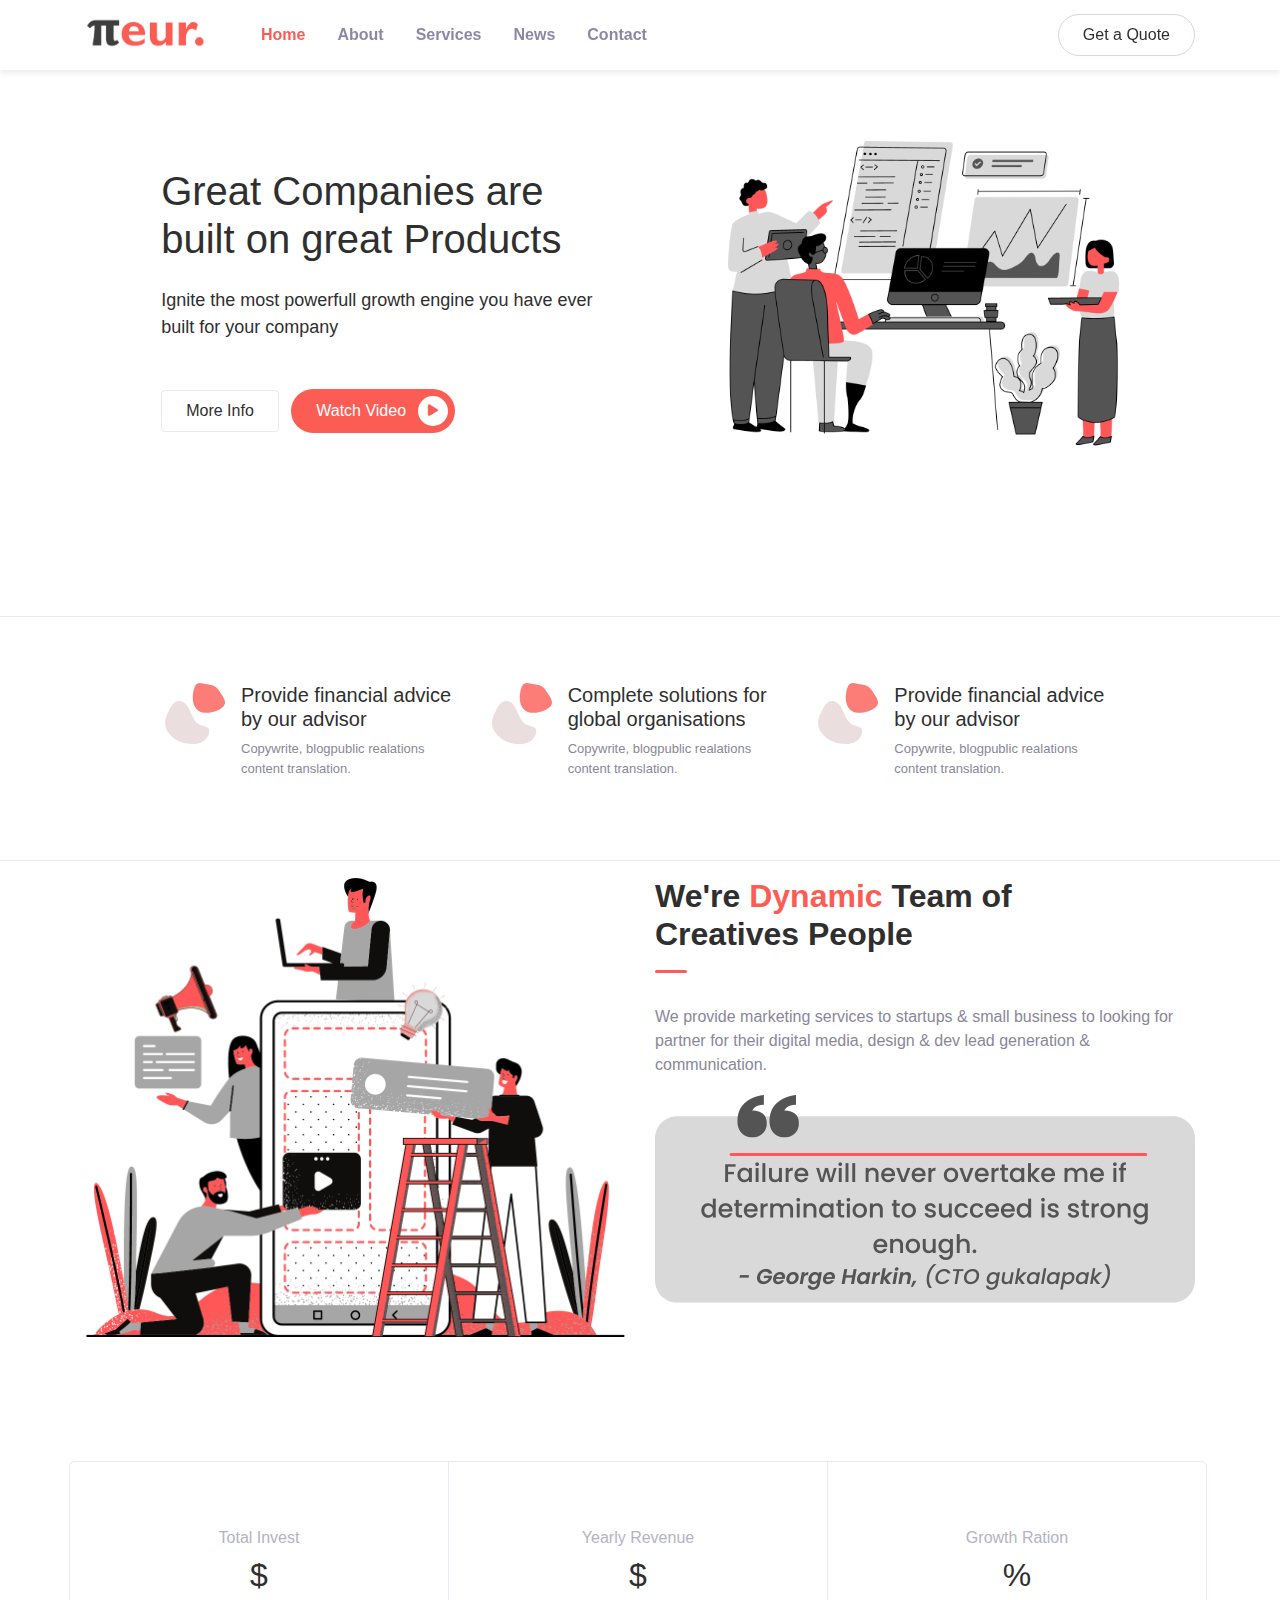
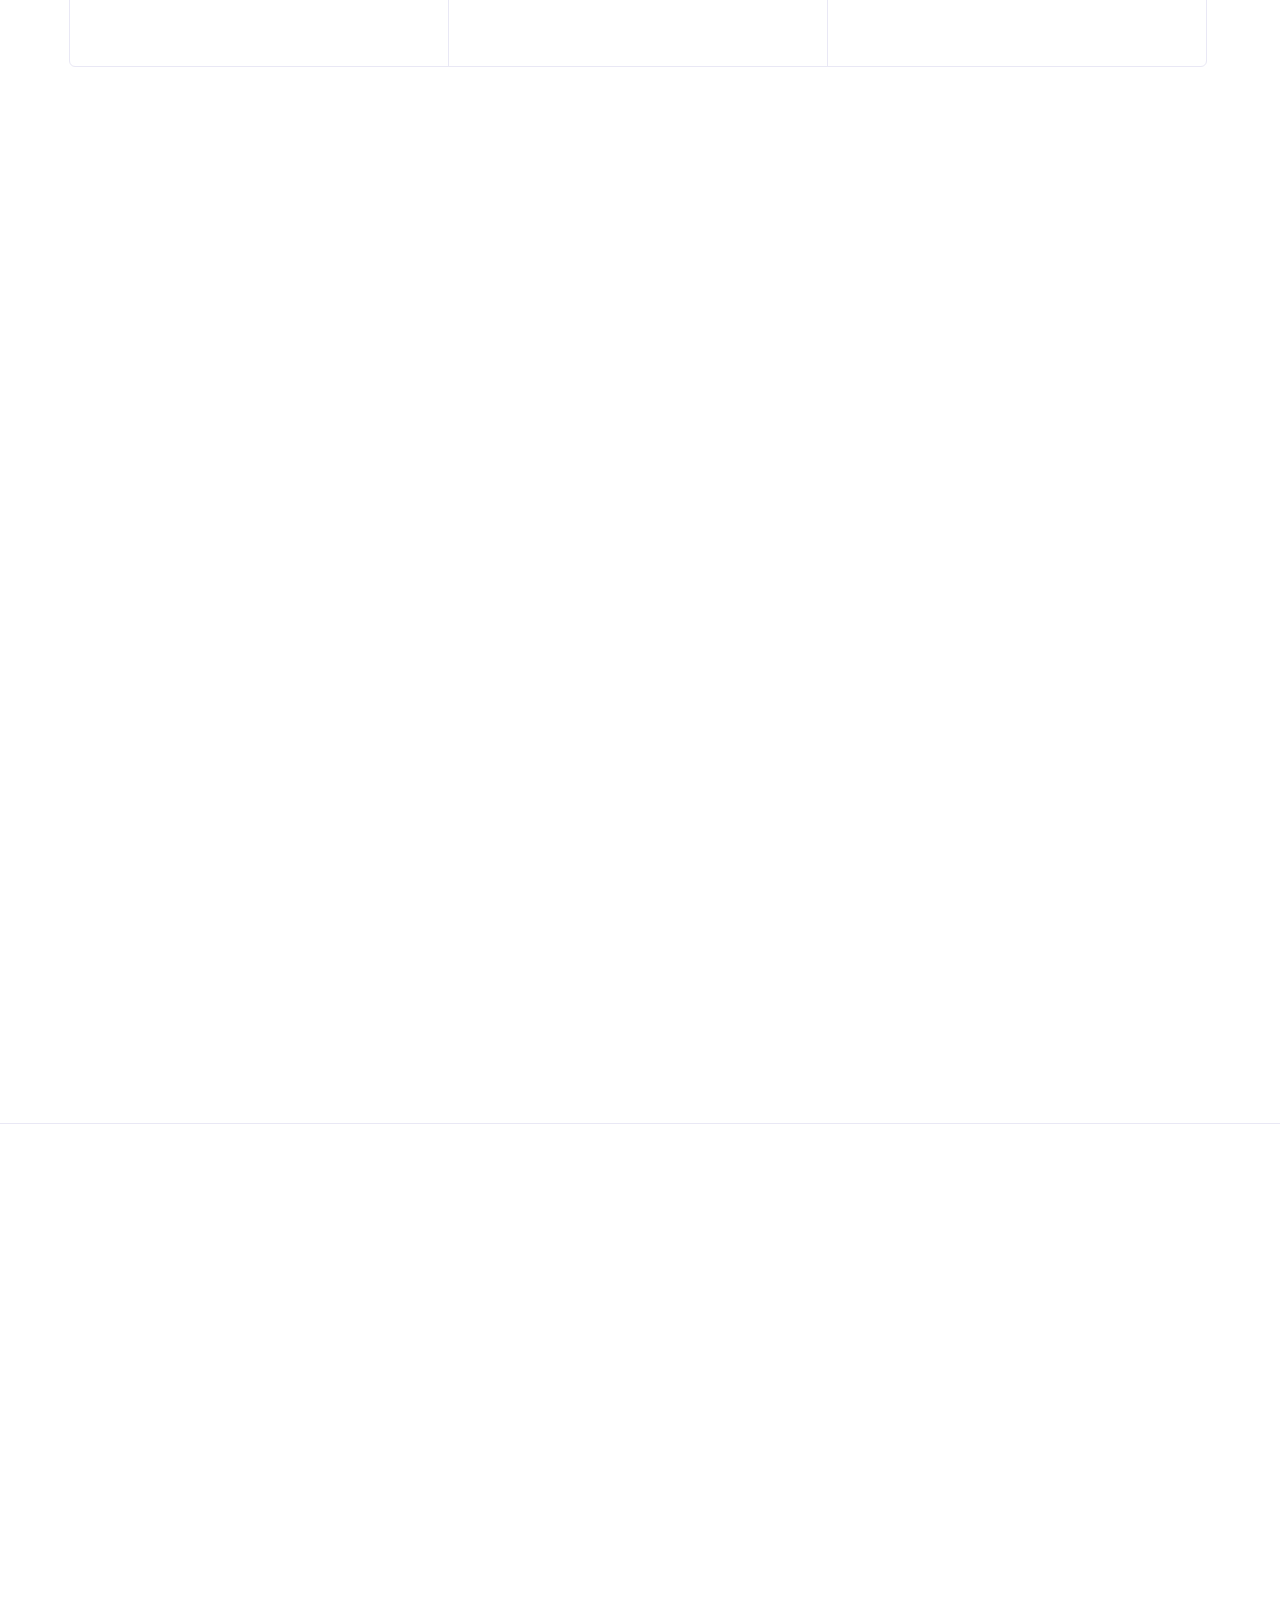
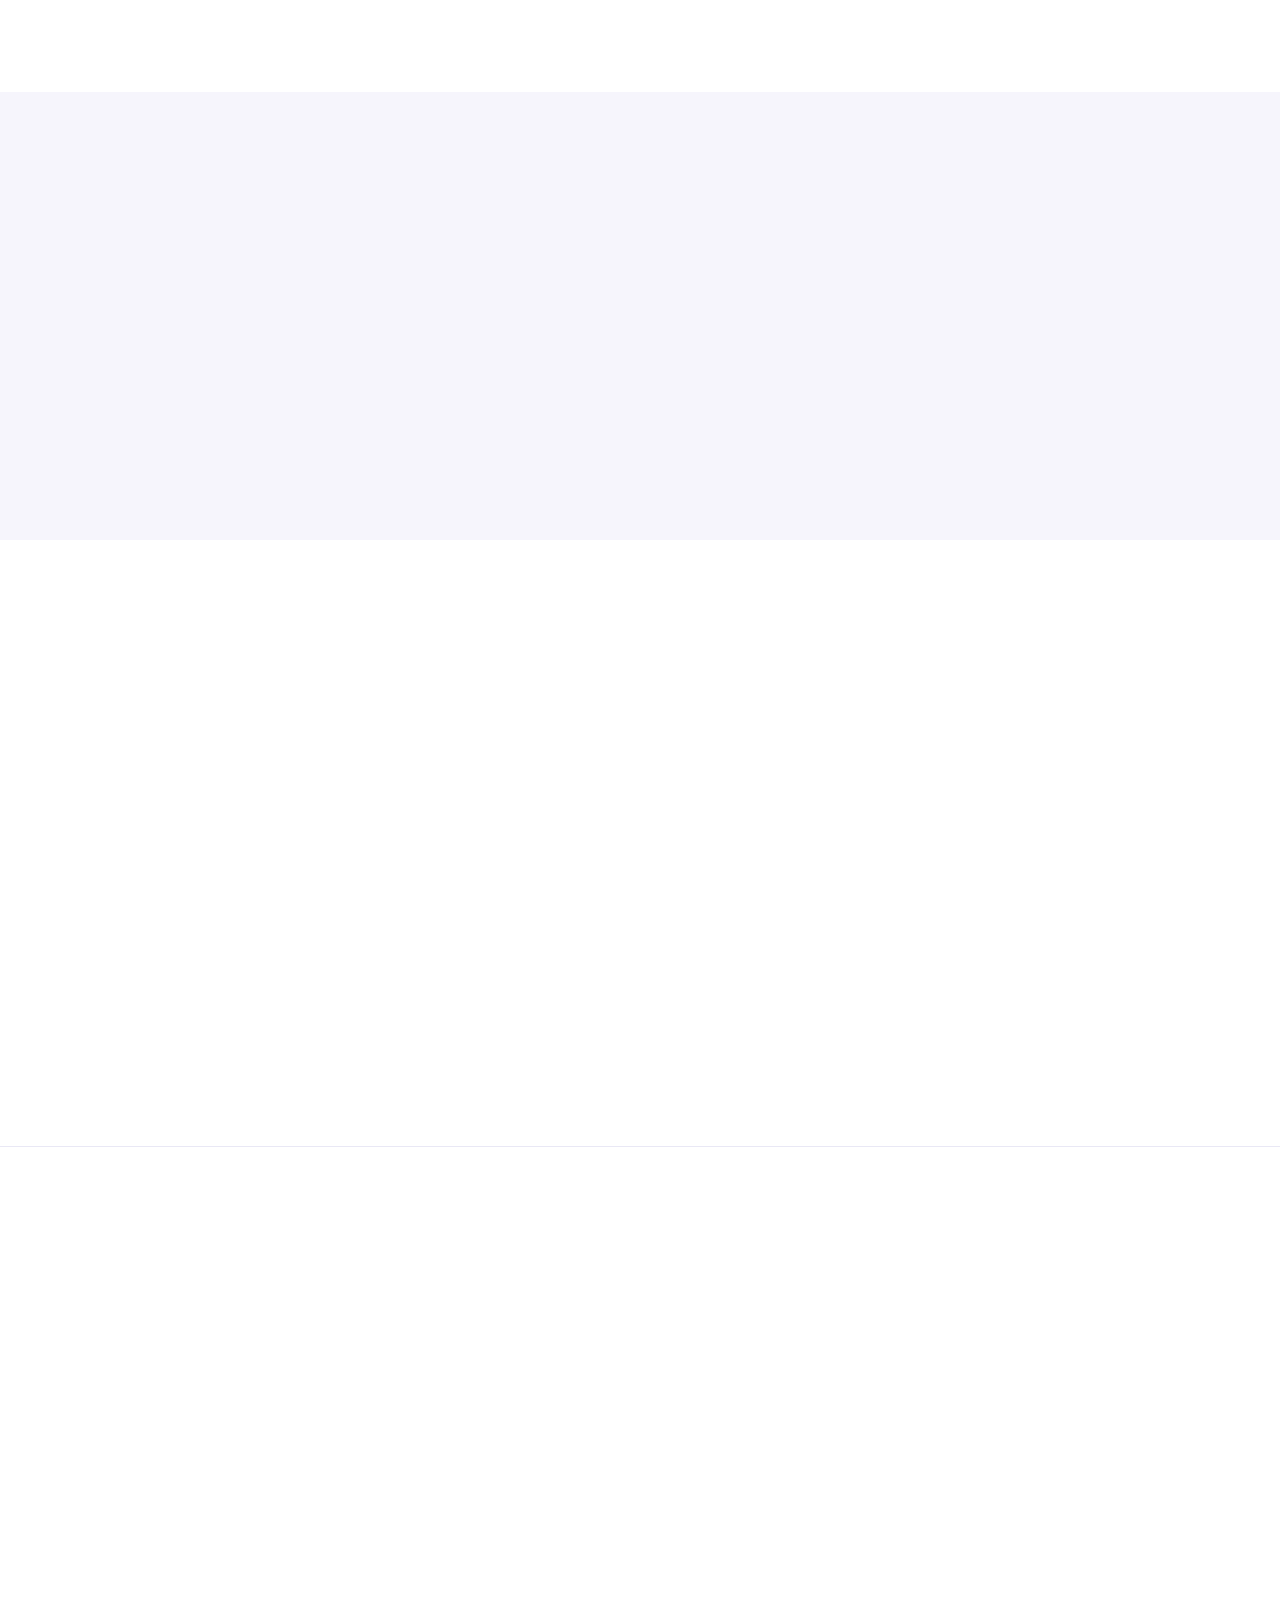
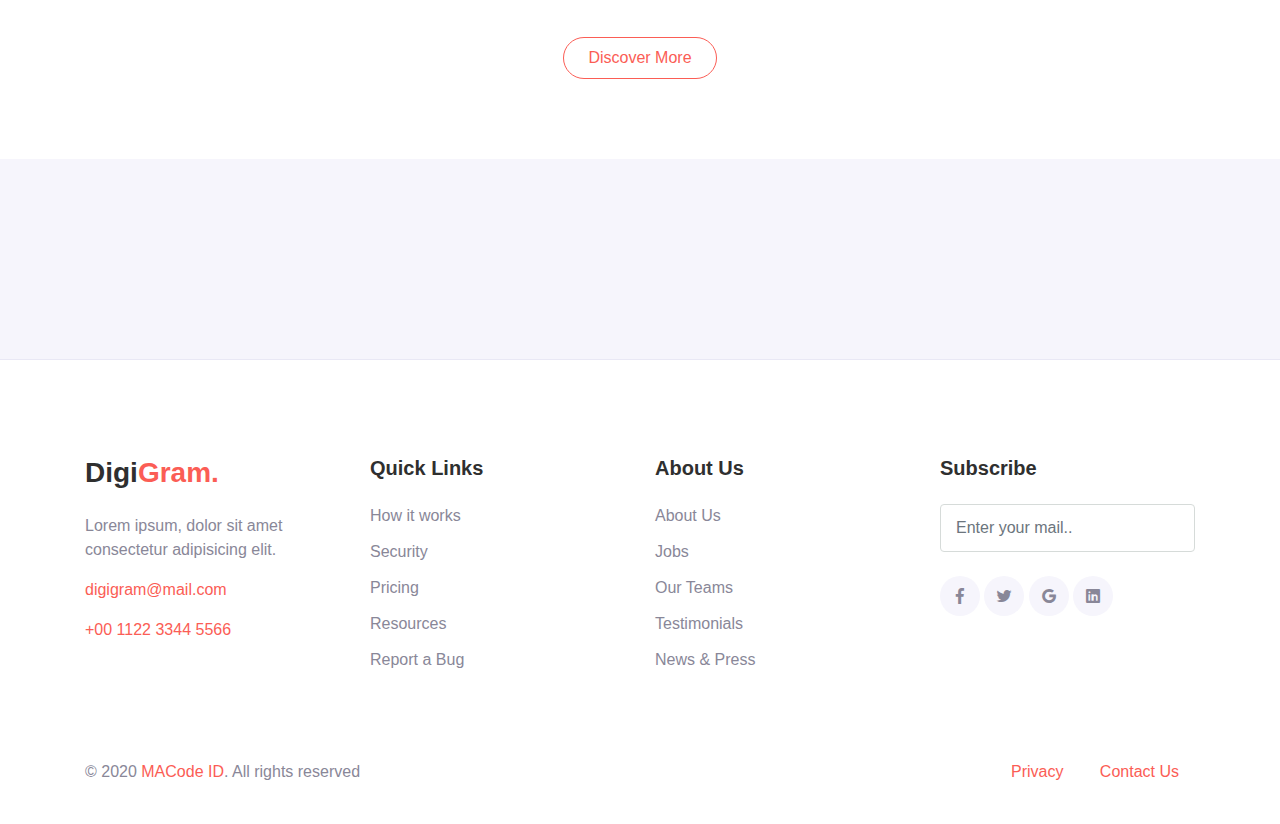
<file: index.html>
<!DOCTYPE html>
<html lang="en">
  <head>
    <meta charset="UTF-8" />
    <meta name="viewport" content="width=device-width, initial-scale=1.0" />

    <meta http-equiv="X-UA-Compatible" content="IE=edge" />

    <meta name="copyright" content="MACode ID, https://macodeid.com" />

    <title>Pineur</title>

    <link rel="stylesheet" href="assets/vendor/animate/animate.css" />

    <link rel="stylesheet" href="assets/css/bootstrap.css" />

    <link rel="stylesheet" href="assets/css/maicons.css" />

    <link
      rel="stylesheet"
      href="assets/vendor/owl-carousel/css/owl.carousel.css"
    />

    <link rel="stylesheet" href="assets/css/theme.css" />
    <link rel="stylesheet" href="assets/css/style.css" />
  </head>
  <body>
    <!-- Back to top button -->
    <div class="back-to-top"></div>

    <header>
      <nav class="navbar navbar-expand-lg navbar-light navbar-float">
        <div class="container">
          <a href="index.html" class="navbar-brand"
            ><img src="assets/img/logo.png" alt="pineur" style="width: 120px;"></a
          >

          <button
            class="navbar-toggler"
            data-toggle="collapse"
            data-target="#navbarContent"
            aria-controls="navbarContent"
            aria-expanded="false"
            aria-label="Toggle navigation"
          >
            <span class="navbar-toggler-icon"></span>
          </button>

          <div class="navbar-collapse collapse" id="navbarContent">
            <ul class="navbar-nav ml-lg-4 pt-3 pt-lg-0">
              <li class="nav-item active">
                <a href="index.html" class="nav-link">Home</a>
              </li>
              <li class="nav-item">
                <a href="about.html" class="nav-link">About</a>
              </li>
              <li class="nav-item">
                <a href="services.html" class="nav-link">Services</a>
              </li>
              <li class="nav-item">
                <a href="blog.html" class="nav-link">News</a>
              </li>
              <li class="nav-item">
                <a href="contact.html" class="nav-link">Contact</a>
              </li>
            </ul>

            <div class="ml-auto">
              <a href="#" class="btn btn-outline rounded-pill">Get a Quote</a>
            </div>
          </div>
        </div>
      </nav>

      <div class="page-banner home-banner">
        <div class="container h-100">
          <div class="row align-items-center h-100">
            <div class="col-lg-6 py-3 wow fadeInUp">
              <h1 class="mb-4">Great Companies are built on great Products</h1>
              <p class="text-lg mb-5">
                Ignite the most powerfull growth engine you have ever built for
                your company
              </p>

              <a href="#" class="btn btn-outline border text-secondary"
                >More Info</a
              >
              <a href="#" class="btn btn-primary btn-split ml-2"
                >Watch Video
                <div class="fab"><span class="mai-play"></span></div
              ></a>
            </div>
            <div class="col-lg-6 py-3 wow zoomIn">
              <div class="img-place">
                <img src="assets/img/bg_image_1.png" alt="" />
              </div>
            </div>
          </div>
        </div>
      </div>
    </header>

    <main>
      <div class="page-section features">
        <div class="container">
          <div class="row justify-content-center">
            <div class="col-md-6 col-lg-4 py-3 wow fadeInUp">
              <div class="d-flex flex-row">
                <div class="img-fluid mr-3">
                  <img src="assets/img/icon_pattern.svg" alt="" />
                </div>
                <div>
                  <h5>Provide financial advice by our advisor</h5>
                  <p>Copywrite, blogpublic realations content translation.</p>
                </div>
              </div>
            </div>

            <div class="col-md-6 col-lg-4 py-3 wow fadeInUp">
              <div class="d-flex flex-row">
                <div class="img-fluid mr-3">
                  <img src="assets/img/icon_pattern.svg" alt="" />
                </div>
                <div>
                  <h5>Complete solutions for global organisations</h5>
                  <p>Copywrite, blogpublic realations content translation.</p>
                </div>
              </div>
            </div>

            <div class="col-md-6 col-lg-4 py-3 wow fadeInUp">
              <div class="d-flex flex-row">
                <div class="img-fluid mr-3">
                  <img src="assets/img/icon_pattern.svg" alt="" />
                </div>
                <div>
                  <h5>Provide financial advice by our advisor</h5>
                  <p>Copywrite, blogpublic realations content translation.</p>
                </div>
              </div>
            </div>
          </div>
        </div>
        <!-- .container -->
      </div>
      <!-- .page-section -->

      <div class="page-section">
        <div class="container">
          <div class="row">
            <div class="col-lg-6 py-3 wow zoomIn">
              <div class="img-place text-center">
                <img src="assets/img/bg_image_2.png" alt="" />
              </div>
            </div>
            <div class="col-lg-6 py-3 wow fadeInRight">
              <h2 class="title-section">
                We're <span class="marked">Dynamic</span> Team of Creatives
                People
              </h2>
              <div class="divider"></div>
              <p>
                We provide marketing services to startups & small business to
                looking for partner for their digital media, design & dev lead
                generation & communication.
              </p>
              <div class="img-place mb-3">
                <img src="assets/img/testi_image.png" alt="" />
              </div>
              <a href="#" class="btn btn-primary">More Details</a>
              <a href="#" class="btn btn-outline border ml-2"
                >Success Stories</a
              >
            </div>
          </div>
        </div>
        <!-- .container -->
      </div>
      <!-- .page-section -->

      <div class="page-section counter-section">
        <div class="container">
          <div class="row align-items-center text-center">
            <div class="col-lg-4">
              <p>Total Invest</p>
              <h2>$<span class="number" data-number="816278"></span></h2>
            </div>
            <div class="col-lg-4">
              <p>Yearly Revenue</p>
              <h2>$<span class="number" data-number="216422"></span></h2>
            </div>
            <div class="col-lg-4">
              <p>Growth Ration</p>
              <h2><span class="number" data-number="73"></span>%</h2>
            </div>
          </div>
        </div>
        <!-- .container -->
      </div>
      <!-- .page-section -->

      <div class="page-section">
        <div class="container">
          <div class="row">
            <div class="col-lg-6 py-3 wow fadeInLeft">
              <h2 class="title-section">
                We're <span class="marked">ready to</span> Serve you with best
              </h2>
              <div class="divider"></div>
              <p class="mb-5">
                We provide marketing services to startups & small business to
                looking for partner for their digital media, design & dev lead
                generation & communication.
              </p>
              <a href="#" class="btn btn-primary">More Details</a>
              <a href="#" class="btn btn-outline ml-2">See pricing</a>
            </div>
            <div class="col-lg-6 py-3 wow zoomIn">
              <div class="img-place text-center">
                <img src="assets/img/bg_image_3.png" alt="" />
              </div>
            </div>
          </div>
        </div>
        <!-- .container -->
      </div>
      <!-- .page-section -->

      <div class="page-section">
        <div class="container">
          <div class="text-center wow fadeInUp">
            <div class="subhead">Why Choose Us</div>
            <h2 class="title-section">
              Your <span class="marked">Comfort</span> is Our Priority
            </h2>
            <div class="divider mx-auto"></div>
          </div>

          <div class="row mt-5 text-center">
            <div class="col-lg-4 py-3 wow fadeInUp">
              <div class="display-3"><span class="mai-shapes"></span></div>
              <h5>High Performance</h5>
              <p>
                Lorem ipsum dolor sit amet consectetur adipisicing elit.
                Laborum, sit.
              </p>
            </div>
            <div class="col-lg-4 py-3 wow fadeInUp">
              <div class="display-3"><span class="mai-shapes"></span></div>
              <h5>Friendly Prices</h5>
              <p>
                Lorem ipsum dolor sit amet consectetur adipisicing elit.
                Laborum, sit.
              </p>
            </div>
            <div class="col-lg-4 py-3 wow fadeInUp">
              <div class="display-3"><span class="mai-shapes"></span></div>
              <h5>No time-confusing</h5>
              <p>
                Lorem ipsum dolor sit amet consectetur adipisicing elit.
                Laborum, sit.
              </p>
            </div>
          </div>
        </div>
        <!-- .container -->
      </div>
      <!-- .page-section -->

      <div class="page-section border-top">
        <div class="container">
          <div class="text-center wow fadeInUp">
            <h2 class="title-section">Pricing Plan</h2>
            <div class="divider mx-auto"></div>
          </div>

          <div class="row justify-content-center">
            <div class="col-12 col-lg-auto py-3 wow fadeInLeft">
              <div class="card-pricing">
                <div class="header">
                  <div class="price-icon"><span class="mai-people"></span></div>
                  <div class="price-title">Membership</div>
                </div>
                <div class="body py-3">
                  <div class="price-tag">
                    <span class="currency">$</span>
                    <h2 class="display-4">30</h2>
                    <span class="period">/monthly</span>
                  </div>
                  <div class="price-info">
                    <p>Choose the plan that right for you</p>
                  </div>
                </div>
                <div class="footer">
                  <a href="#" class="btn btn-outline rounded-pill"
                    >Choose Plan</a
                  >
                </div>
              </div>
            </div>

            <div class="col-12 col-lg-auto py-3 wow fadeInUp">
              <div class="card-pricing active">
                <div class="header">
                  <div class="price-labled">Best</div>
                  <div class="price-icon">
                    <span class="mai-business"></span>
                  </div>
                  <div class="price-title">Dedicated</div>
                </div>
                <div class="body py-3">
                  <div class="price-tag">
                    <span class="currency">$</span>
                    <h2 class="display-4">60</h2>
                    <span class="period">/monthly</span>
                  </div>
                  <div class="price-info">
                    <p>Choose the plan that right for you</p>
                  </div>
                </div>
                <div class="footer">
                  <a href="#" class="btn btn-outline rounded-pill"
                    >Choose Plan</a
                  >
                </div>
              </div>
            </div>

            <div class="col-12 col-lg-auto py-3 wow fadeInRight">
              <div class="card-pricing">
                <div class="header">
                  <div class="price-icon">
                    <span class="mai-rocket-outline"></span>
                  </div>
                  <div class="price-title">Private</div>
                </div>
                <div class="body py-3">
                  <div class="price-tag">
                    <span class="currency">$</span>
                    <h2 class="display-4">90</h2>
                    <span class="period">/monthly</span>
                  </div>
                  <div class="price-info">
                    <p>Choose the plan that right for you</p>
                  </div>
                </div>
                <div class="footer">
                  <a href="#" class="btn btn-outline rounded-pill"
                    >Choose Plan</a
                  >
                </div>
              </div>
            </div>
          </div>
        </div>
        <!-- .container -->
      </div>
      <!-- .page-section -->

      <div class="page-section bg-light">
        <div class="container">
          <div class="owl-carousel wow fadeInUp" id="testimonials">
            <div class="item">
              <div class="row align-items-center">
                <div class="col-md-6 py-3">
                  <div class="testi-image">
                    <img src="assets/img/person/person_1.jpg" alt="" />
                  </div>
                </div>
                <div class="col-md-6 py-3">
                  <div class="testi-content">
                    <p>
                      Necessitatibus ipsum magni accusantium consequatur
                      delectus a repudiandae nemo quisquam dolorum itaque,
                      tenetur, esse optio eveniet beatae explicabo sapiente quo.
                    </p>
                    <div class="entry-footer">
                      <strong>Melvin Platje</strong> &mdash;
                      <span class="text-grey">CEO Slurin Group</span>
                    </div>
                  </div>
                </div>
              </div>
            </div>

            <div class="item">
              <div class="row align-items-center">
                <div class="col-md-6 py-3">
                  <div class="testi-image">
                    <img src="assets/img/person/person_2.jpg" alt="" />
                  </div>
                </div>
                <div class="col-md-6 py-3">
                  <div class="testi-content">
                    <p>
                      Repudiandae vero assumenda sequi labore ipsum eos ducimus
                      provident a nam vitae et, dolorum temporibus inventore
                      quaerat consectetur quos! Animi, qui ratione?
                    </p>
                    <div class="entry-footer">
                      <strong>George Burke</strong> &mdash;
                      <span class="text-grey">CEO Letro</span>
                    </div>
                  </div>
                </div>
              </div>
            </div>
          </div>
        </div>
        <!-- .container -->
      </div>
      <!-- .page-section -->

      <div class="page-section">
        <div class="container">
          <div class="row align-items-center">
            <div class="col-lg-6 py-3 wow fadeInUp">
              <h2 class="title-section">Get in Touch</h2>
              <div class="divider"></div>
              <p>
                Lorem ipsum dolor sit amet consectetur adipisicing elit.<br />
                Laborum ratione autem quidem veritatis!
              </p>

              <ul class="contact-list">
                <li>
                  <div class="icon"><span class="mai-map"></span></div>
                  <div class="content">123 Fake Street, New York, USA</div>
                </li>
                <li>
                  <div class="icon"><span class="mai-mail"></span></div>
                  <div class="content"><a href="#">info@digigram.com</a></div>
                </li>
                <li>
                  <div class="icon">
                    <span class="mai-phone-portrait"></span>
                  </div>
                  <div class="content"><a href="#">+00 1122 3344 55</a></div>
                </li>
              </ul>
            </div>
            <div class="col-lg-6 py-3 wow fadeInUp">
              <div class="subhead">Contact Us</div>
              <h2 class="title-section">Drop Us a Line</h2>
              <div class="divider"></div>

              <form action="#">
                <div class="py-2">
                  <input
                    type="text"
                    class="form-control"
                    placeholder="Full name"
                  />
                </div>
                <div class="py-2">
                  <input type="text" class="form-control" placeholder="Email" />
                </div>
                <div class="py-2">
                  <textarea
                    rows="6"
                    class="form-control"
                    placeholder="Enter message"
                  ></textarea>
                </div>
                <button type="submit" class="btn btn-primary rounded-pill mt-4">
                  Send Message
                </button>
              </form>
            </div>
          </div>
        </div>
        <!-- .container -->
      </div>
      <!-- .page-section -->

      <div class="page-section border-top">
        <div class="container">
          <div class="text-center wow fadeInUp">
            <div class="subhead">Our Blog</div>
            <h2 class="title-section">
              Read our latest <span class="marked">News</span>
            </h2>
            <div class="divider mx-auto"></div>
          </div>
          <div class="row my-5 card-blog-row">
            <div class="col-md-6 col-lg-3 py-3 wow fadeInUp">
              <div class="card-blog">
                <div class="header">
                  <div class="entry-footer">
                    <div class="post-author">Sam Newman</div>
                    <a href="#" class="post-date">23 Apr 2020</a>
                  </div>
                </div>
                <div class="body">
                  <div class="post-title">
                    <a href="blog-single.html">What is Business Management?</a>
                  </div>
                </div>
                <div class="footer">
                  <a href="blog-single.html"
                    >Read More <span class="mai-chevron-forward text-sm"></span
                  ></a>
                </div>
              </div>
            </div>
            <div class="col-md-6 col-lg-3 py-3 wow fadeInUp">
              <div class="card-blog">
                <div class="header">
                  <div class="avatar">
                    <img src="assets/img/person/person_1.jpg" alt="" />
                  </div>
                  <div class="entry-footer">
                    <div class="post-author">Sam Newman</div>
                    <a href="#" class="post-date">23 Apr 2020</a>
                  </div>
                </div>
                <div class="body">
                  <div class="post-title">
                    <a href="blog-single.html">What is Business Management?</a>
                  </div>
                  <div class="post-excerpt">
                    Lorem, ipsum dolor sit amet consectetur adipisicing elit.
                  </div>
                </div>
                <div class="footer">
                  <a href="blog-single.html"
                    >Read More <span class="mai-chevron-forward text-sm"></span
                  ></a>
                </div>
              </div>
            </div>
            <div class="col-md-6 col-lg-3 py-3 wow fadeInUp">
              <div class="card-blog">
                <div class="header">
                  <div class="avatar">
                    <img src="assets/img/person/person_2.jpg" alt="" />
                  </div>
                  <div class="entry-footer">
                    <div class="post-author">Sam Newman</div>
                    <a href="#" class="post-date">23 Apr 2020</a>
                  </div>
                </div>
                <div class="body">
                  <div class="post-title">
                    <a href="blog-single.html">What is Business Management?</a>
                  </div>
                  <div class="post-excerpt">
                    Lorem, ipsum dolor sit amet consectetur adipisicing elit.
                  </div>
                </div>
                <div class="footer">
                  <a href="blog-single.html"
                    >Read More <span class="mai-chevron-forward text-sm"></span
                  ></a>
                </div>
              </div>
            </div>
            <div class="col-md-6 col-lg-3 py-3 wow fadeInUp">
              <div class="card-blog">
                <div class="header">
                  <div class="avatar">
                    <img src="assets/img/person/person_3.jpg" alt="" />
                  </div>
                  <div class="entry-footer">
                    <div class="post-author">Sam Newman</div>
                    <a href="#" class="post-date">23 Apr 2020</a>
                  </div>
                </div>
                <div class="body">
                  <div class="post-title">
                    <a href="blog-single.html">What is Business Management?</a>
                  </div>
                  <div class="post-excerpt">
                    Lorem, ipsum dolor sit amet consectetur adipisicing elit.
                  </div>
                </div>
                <div class="footer">
                  <a href="blog-single.html"
                    >Read More <span class="mai-chevron-forward text-sm"></span
                  ></a>
                </div>
              </div>
            </div>
          </div>

          <div class="text-center">
            <a href="blog.html" class="btn btn-outline-primary rounded-pill"
              >Discover More</a
            >
          </div>
        </div>
        <!-- .container -->
      </div>
      <!-- .page-section -->

      <div class="page-section client-section">
        <div class="container-fluid">
          <div
            class="row row-cols-2 row-cols-md-3 row-cols-lg-5 justify-content-center"
          >
            <div class="item wow zoomIn">
              <img src="assets/img/clients/airbnb.png" alt="" />
            </div>
            <div class="item wow zoomIn">
              <img src="assets/img/clients/google.png" alt="" />
            </div>
            <div class="item wow zoomIn">
              <img src="assets/img/clients/stripe.png" alt="" />
            </div>
            <div class="item wow zoomIn">
              <img src="assets/img/clients/paypal.png" alt="" />
            </div>
            <div class="item wow zoomIn">
              <img src="assets/img/clients/mailchimp.png" alt="" />
            </div>
          </div>
        </div>
        <!-- .container-fluid -->
      </div>
      <!-- .page-section -->
    </main>

    <footer class="page-footer">
      <div class="container">
        <div class="row justify-content-center mb-5">
          <div class="col-lg-3 py-3">
            <h3>Digi<span class="text-primary">Gram.</span></h3>
            <p>Lorem ipsum, dolor sit amet consectetur adipisicing elit.</p>

            <p><a href="#">digigram@mail.com</a></p>
            <p><a href="#">+00 1122 3344 5566</a></p>
          </div>
          <div class="col-lg-3 py-3">
            <h5>Quick Links</h5>
            <ul class="footer-menu">
              <li><a href="#">How it works</a></li>
              <li><a href="#">Security</a></li>
              <li><a href="#">Pricing</a></li>
              <li><a href="#">Resources</a></li>
              <li><a href="#">Report a Bug</a></li>
            </ul>
          </div>
          <div class="col-lg-3 py-3">
            <h5>About Us</h5>
            <ul class="footer-menu">
              <li><a href="#">About Us</a></li>
              <li><a href="#">Jobs</a></li>
              <li><a href="#">Our Teams</a></li>
              <li><a href="#">Testimonials</a></li>
              <li><a href="#">News & Press</a></li>
            </ul>
          </div>
          <div class="col-lg-3 py-3">
            <h5>Subscribe</h5>
            <form action="#">
              <input
                type="text"
                class="form-control"
                placeholder="Enter your mail.."
              />
            </form>

            <div class="sosmed-button mt-4">
              <a href="#"><span class="mai-logo-facebook-f"></span></a>
              <a href="#"><span class="mai-logo-twitter"></span></a>
              <a href="#"><span class="mai-logo-google"></span></a>
              <a href="#"><span class="mai-logo-linkedin"></span></a>
            </div>
          </div>
        </div>

        <div class="row">
          <div class="col-sm-6 py-2">
            <p id="copyright">
              &copy; 2020 <a href="https://macodeid.com/">MACode ID</a>. All
              rights reserved
            </p>
          </div>
          <div class="col-sm-6 py-2 text-right">
            <div class="d-inline-block px-3">
              <a href="#">Privacy</a>
            </div>
            <div class="d-inline-block px-3">
              <a href="#">Contact Us</a>
            </div>
          </div>
        </div>
      </div>
      <!-- .container -->
    </footer>
    <!-- .page-footer -->

    <script src="assets/js/jquery-3.5.1.min.js"></script>

    <script src="assets/js/bootstrap.bundle.min.js"></script>

    <script src="assets/vendor/wow/wow.min.js"></script>

    <script src="assets/vendor/owl-carousel/js/owl.carousel.min.js"></script>

    <script src="assets/vendor/waypoints/jquery.waypoints.min.js"></script>

    <script src="assets/vendor/animateNumber/jquery.animateNumber.min.js"></script>

    <script src="assets/js/google-maps.js"></script>

    <script src="assets/js/theme.js"></script>
  </body>
</html>
</file>
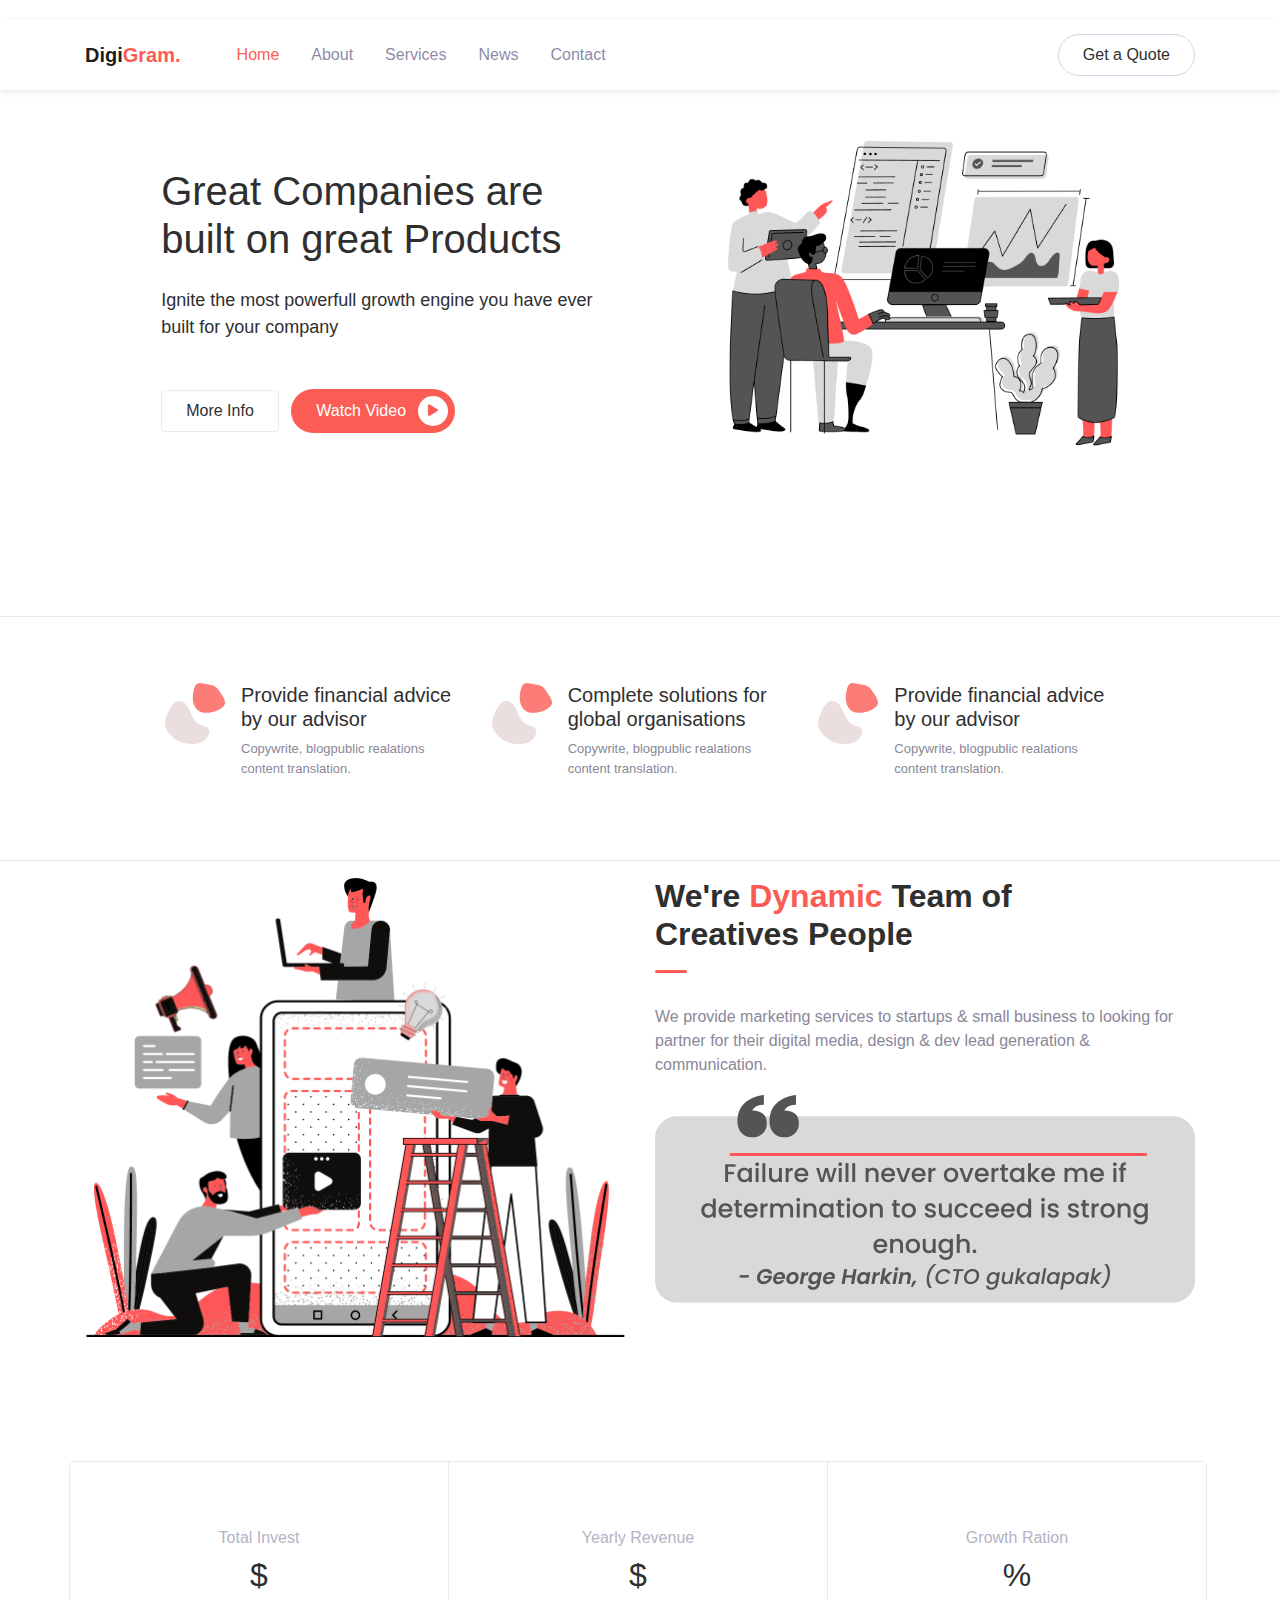
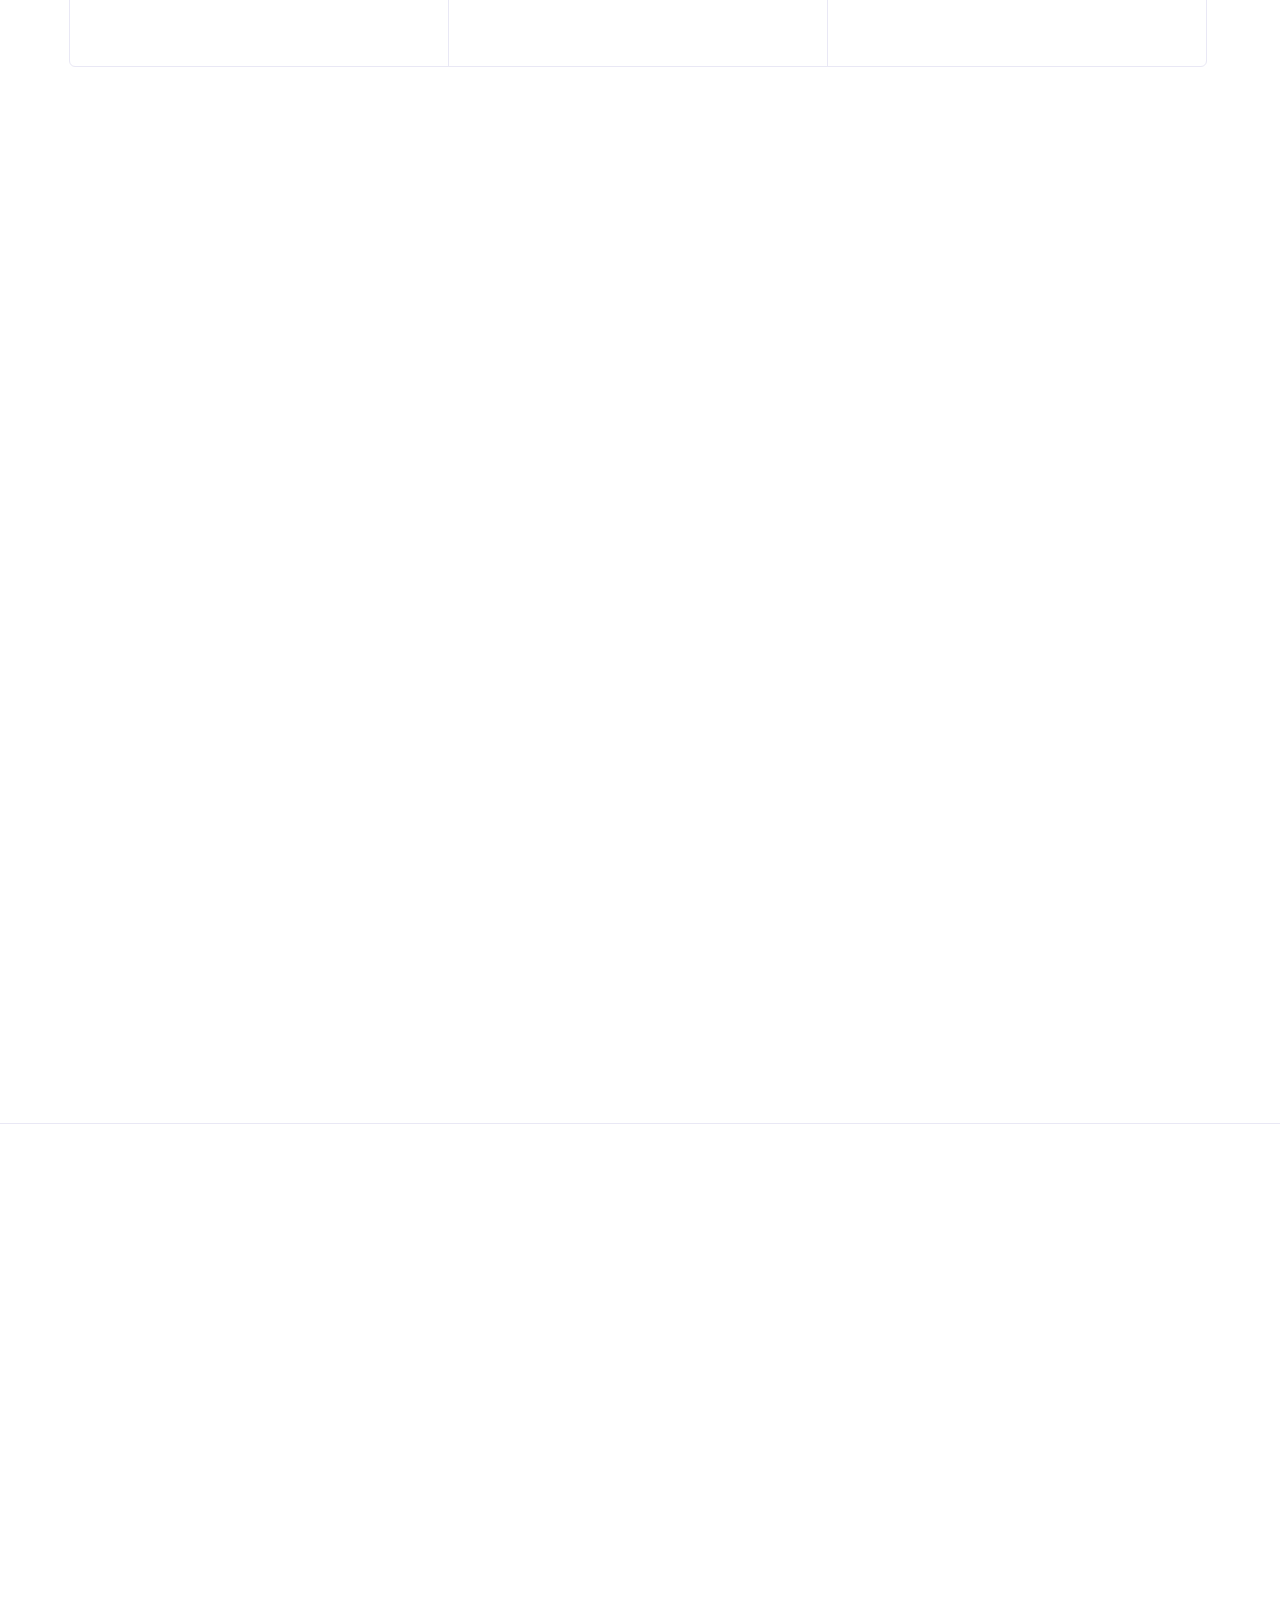
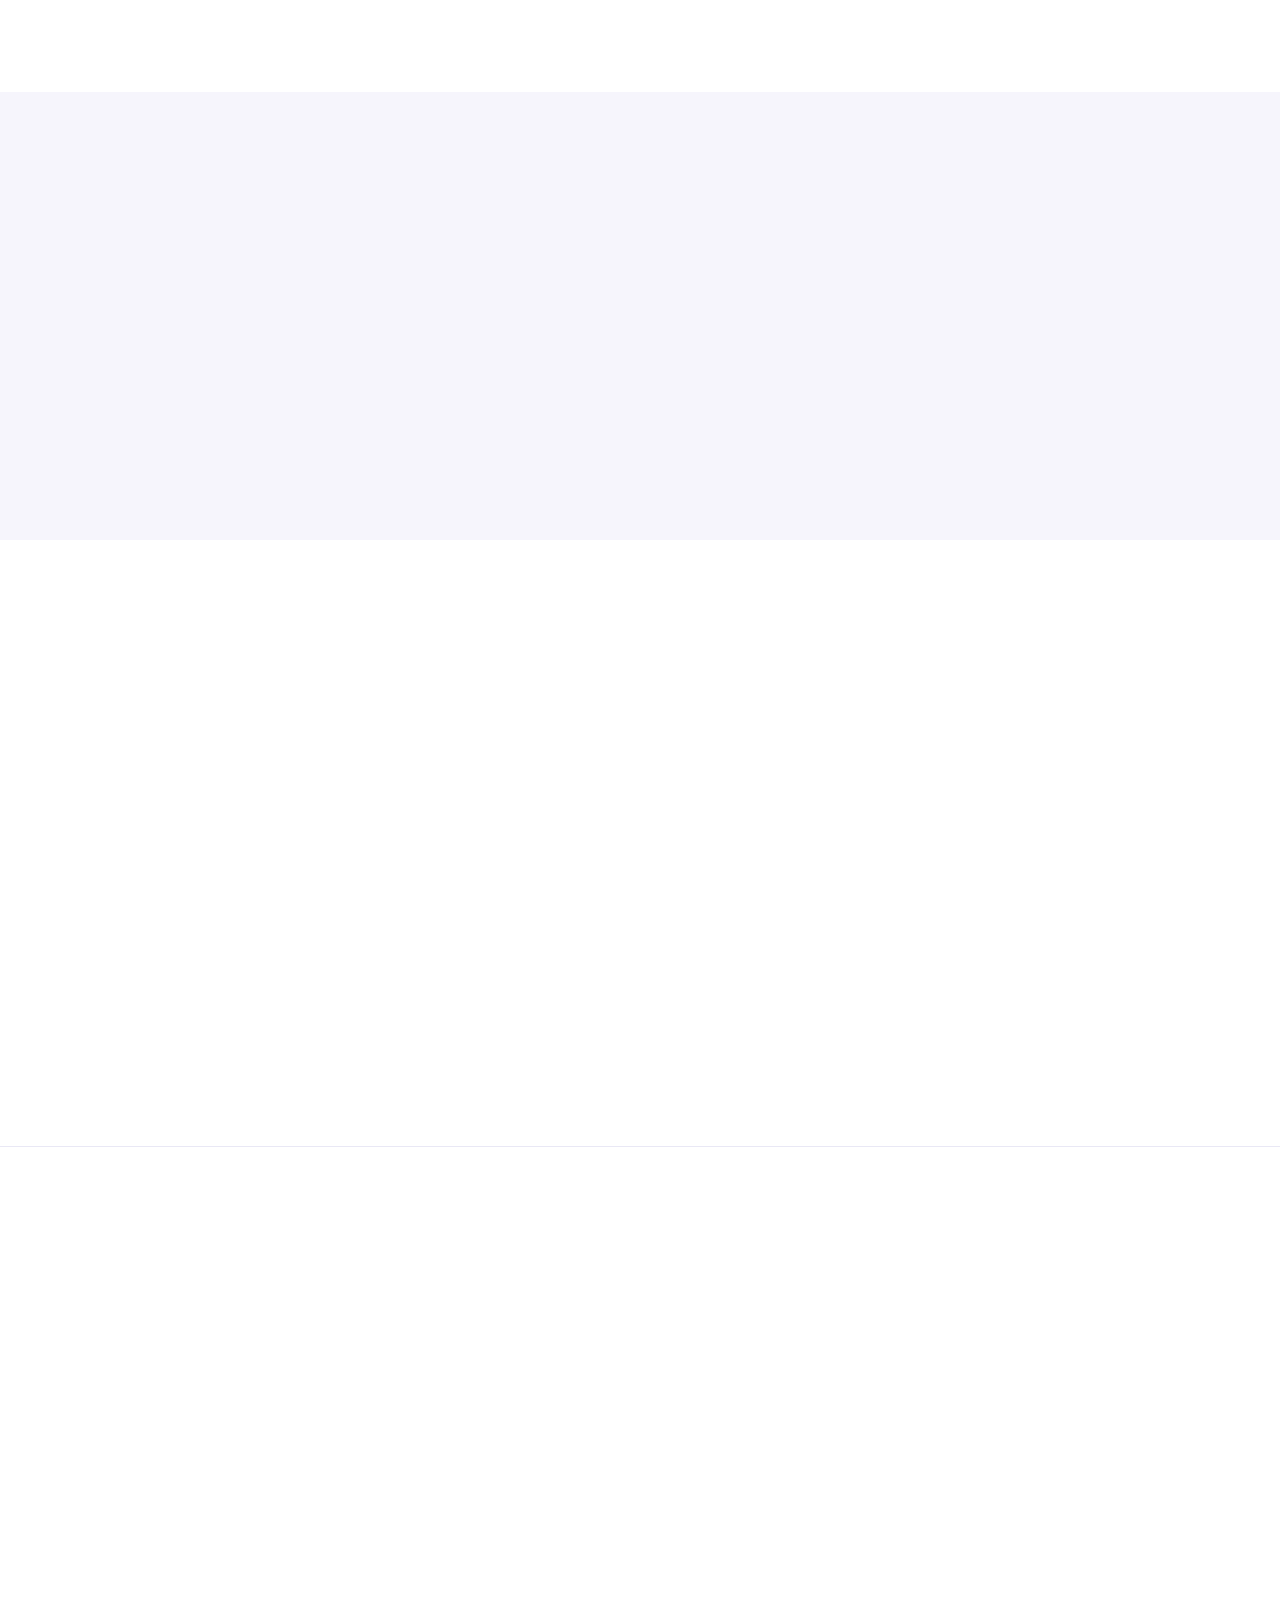
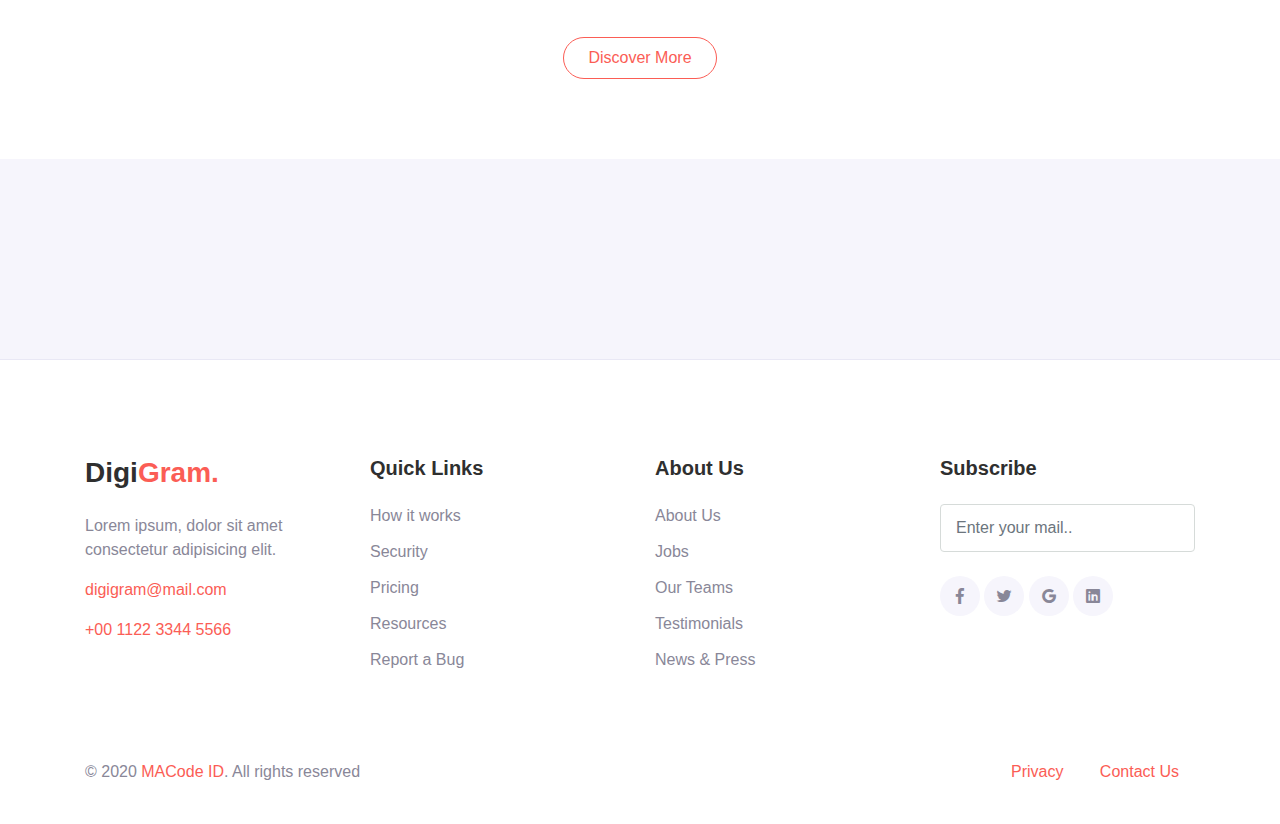
<file: html/index.html>
<!DOCTYPE html>
<html lang="en">
<head>
  <meta charset="UTF-8">
  <meta name="viewport" content="width=device-width, initial-scale=1.0">

  <meta http-equiv="X-UA-Compatible" content="IE=edge">

  <meta name="copyright" content="MACode ID, https://macodeid.com">

  <title>DigiGram - Free Agency Template</title>

  <link rel="stylesheet" href="../assets/vendor/animate/animate.css">

  <link rel="stylesheet" href="../assets/css/bootstrap.css">

  <link rel="stylesheet" href="../assets/css/maicons.css">

  <link rel="stylesheet" href="../assets/vendor/owl-carousel/css/owl.carousel.css">

  <link rel="stylesheet" href="../assets/css/theme.css">

</head>
<body>

  <!-- Back to top button -->
  <div class="back-to-top"></div>

  <header>
    <nav class="navbar navbar-expand-lg navbar-light navbar-float">
      <div class="container">
        <a href="index.html" class="navbar-brand">Digi<span class="text-primary">Gram.</span></a>

        <button class="navbar-toggler" data-toggle="collapse" data-target="#navbarContent" aria-controls="navbarContent" aria-expanded="false" aria-label="Toggle navigation">
          <span class="navbar-toggler-icon"></span>
        </button>

        <div class="navbar-collapse collapse" id="navbarContent">
          <ul class="navbar-nav ml-lg-4 pt-3 pt-lg-0">
            <li class="nav-item active">
              <a href="index.html" class="nav-link">Home</a>
            </li>
            <li class="nav-item">
              <a href="about.html" class="nav-link">About</a>
            </li>
            <li class="nav-item">
              <a href="services.html" class="nav-link">Services</a>
            </li>
            <li class="nav-item">
              <a href="blog.html" class="nav-link">News</a>
            </li>
            <li class="nav-item">
              <a href="contact.html" class="nav-link">Contact</a>
            </li>
          </ul>

          <div class="ml-auto">
            <a href="#" class="btn btn-outline rounded-pill">Get a Quote</a>
          </div>
        </div>
      </div>
    </nav>

    <div class="page-banner home-banner">
      <div class="container h-100">
        <div class="row align-items-center h-100">
          <div class="col-lg-6 py-3 wow fadeInUp">
            <h1 class="mb-4">Great Companies are built on great Products</h1>
            <p class="text-lg mb-5">Ignite the most powerfull growth engine you have ever built for your company</p>

            <a href="#" class="btn btn-outline border text-secondary">More Info</a>
            <a href="#" class="btn btn-primary btn-split ml-2">Watch Video <div class="fab"><span class="mai-play"></span></div></a>
          </div>
          <div class="col-lg-6 py-3 wow zoomIn">
            <div class="img-place">
              <img src="../assets/img/bg_image_1.png" alt="">
            </div>
          </div>
        </div>
      </div>
    </div>
  </header>

  <main>
    <div class="page-section features">
      <div class="container">
        <div class="row justify-content-center">
          <div class="col-md-6 col-lg-4 py-3 wow fadeInUp">
            <div class="d-flex flex-row">
              <div class="img-fluid mr-3">
                <img src="../assets/img/icon_pattern.svg" alt="">
              </div>
              <div>
                <h5>Provide financial advice by our advisor</h5>
                <p>Copywrite, blogpublic realations content translation.</p>
              </div>
            </div>
          </div>
  
          <div class="col-md-6 col-lg-4 py-3 wow fadeInUp">
            <div class="d-flex flex-row">
              <div class="img-fluid mr-3">
                <img src="../assets/img/icon_pattern.svg" alt="">
              </div>
              <div>
                <h5>Complete solutions for global organisations</h5>
                <p>Copywrite, blogpublic realations content translation.</p>
              </div>
            </div>
          </div>
  
          <div class="col-md-6 col-lg-4 py-3 wow fadeInUp">
            <div class="d-flex flex-row">
              <div class="img-fluid mr-3">
                <img src="../assets/img/icon_pattern.svg" alt="">
              </div>
              <div>
                <h5>Provide financial advice by our advisor</h5>
                <p>Copywrite, blogpublic realations content translation.</p>
              </div>
            </div>
          </div>
        </div>
      </div> <!-- .container -->
    </div> <!-- .page-section -->
  
    <div class="page-section">
      <div class="container">
        <div class="row">
          <div class="col-lg-6 py-3 wow zoomIn">
            <div class="img-place text-center">
              <img src="../assets/img/bg_image_2.png" alt="">
            </div>
          </div>
          <div class="col-lg-6 py-3 wow fadeInRight">
            <h2 class="title-section">We're <span class="marked">Dynamic</span> Team of Creatives People</h2>
            <div class="divider"></div>
            <p>We provide marketing services to startups & small business to looking for partner for their digital media, design & dev lead generation & communication.</p>
            <div class="img-place mb-3">
              <img src="../assets/img/testi_image.png" alt="">
            </div>
            <a href="#" class="btn btn-primary">More Details</a>
            <a href="#" class="btn btn-outline border ml-2">Success Stories</a>
          </div>
        </div>
      </div> <!-- .container -->
    </div> <!-- .page-section -->
  
    <div class="page-section counter-section">
      <div class="container">
        <div class="row align-items-center text-center">
          <div class="col-lg-4">
            <p>Total Invest</p>
            <h2>$<span class="number" data-number="816278"></span></h2>
          </div>
          <div class="col-lg-4">
            <p>Yearly Revenue</p>
            <h2>$<span class="number" data-number="216422"></span></h2>
          </div>
          <div class="col-lg-4">
            <p>Growth Ration</p>
            <h2><span class="number" data-number="73"></span>%</h2>
          </div>
        </div>
      </div> <!-- .container -->
    </div> <!-- .page-section -->
  
    <div class="page-section">
      <div class="container">
        <div class="row">
          <div class="col-lg-6 py-3 wow fadeInLeft">
            <h2 class="title-section">We're <span class="marked">ready to</span> Serve you with best</h2>
            <div class="divider"></div>
            <p class="mb-5">We provide marketing services to startups & small business to looking for partner for their digital media, design & dev lead generation & communication.</p>
            <a href="#" class="btn btn-primary">More Details</a>
            <a href="#" class="btn btn-outline ml-2">See pricing</a>
          </div>
          <div class="col-lg-6 py-3 wow zoomIn">
            <div class="img-place text-center">
              <img src="../assets/img/bg_image_3.png" alt="">
            </div>
          </div>
        </div>
      </div> <!-- .container -->
    </div> <!-- .page-section -->
  
    <div class="page-section">
      <div class="container">
        <div class="text-center wow fadeInUp">
          <div class="subhead">Why Choose Us</div>
          <h2 class="title-section">Your <span class="marked">Comfort</span> is Our Priority</h2>
          <div class="divider mx-auto"></div>
        </div>
  
        <div class="row mt-5 text-center">
          <div class="col-lg-4 py-3 wow fadeInUp">
            <div class="display-3"><span class="mai-shapes"></span></div>
            <h5>High Performance</h5>
            <p>Lorem ipsum dolor sit amet consectetur adipisicing elit. Laborum, sit.</p>
          </div>
          <div class="col-lg-4 py-3 wow fadeInUp">
            <div class="display-3"><span class="mai-shapes"></span></div>
            <h5>Friendly Prices</h5>
            <p>Lorem ipsum dolor sit amet consectetur adipisicing elit. Laborum, sit.</p>
          </div>
          <div class="col-lg-4 py-3 wow fadeInUp">
            <div class="display-3"><span class="mai-shapes"></span></div>
            <h5>No time-confusing</h5>
            <p>Lorem ipsum dolor sit amet consectetur adipisicing elit. Laborum, sit.</p>
          </div>
        </div>
      </div> <!-- .container -->
    </div> <!-- .page-section -->
  
    <div class="page-section border-top">
      <div class="container">
        <div class="text-center wow fadeInUp">
          <h2 class="title-section">Pricing Plan</h2>
          <div class="divider mx-auto"></div>
        </div>
  
        <div class="row justify-content-center">
          <div class="col-12 col-lg-auto py-3 wow fadeInLeft">
            <div class="card-pricing">
              <div class="header">
                <div class="price-icon"><span class="mai-people"></span></div>
                <div class="price-title">Membership</div>
              </div>
              <div class="body py-3">
                <div class="price-tag">
                  <span class="currency">$</span>
                  <h2 class="display-4">30</h2>
                  <span class="period">/monthly</span>
                </div>
                <div class="price-info">
                  <p>Choose the plan that right for you</p>
                </div>
              </div>
              <div class="footer">
                <a href="#" class="btn btn-outline rounded-pill">Choose Plan</a>
              </div>
            </div>
          </div>
  
          <div class="col-12 col-lg-auto py-3 wow fadeInUp">
            <div class="card-pricing active">
              <div class="header">
                <div class="price-labled">Best</div>
                <div class="price-icon"><span class="mai-business"></span></div>
                <div class="price-title">Dedicated</div>
              </div>
              <div class="body py-3">
                <div class="price-tag">
                  <span class="currency">$</span>
                  <h2 class="display-4">60</h2>
                  <span class="period">/monthly</span>
                </div>
                <div class="price-info">
                  <p>Choose the plan that right for you</p>
                </div>
              </div>
              <div class="footer">
                <a href="#" class="btn btn-outline rounded-pill">Choose Plan</a>
              </div>
            </div>
          </div>
  
          <div class="col-12 col-lg-auto py-3 wow fadeInRight">
            <div class="card-pricing">
              <div class="header">
                <div class="price-icon"><span class="mai-rocket-outline"></span></div>
                <div class="price-title">Private</div>
              </div>
              <div class="body py-3">
                <div class="price-tag">
                  <span class="currency">$</span>
                  <h2 class="display-4">90</h2>
                  <span class="period">/monthly</span>
                </div>
                <div class="price-info">
                  <p>Choose the plan that right for you</p>
                </div>
              </div>
              <div class="footer">
                <a href="#" class="btn btn-outline rounded-pill">Choose Plan</a>
              </div>
            </div>
          </div>
          
        </div>
      </div> <!-- .container -->
    </div> <!-- .page-section -->
  
    <div class="page-section bg-light">
      <div class="container">
        
        <div class="owl-carousel wow fadeInUp" id="testimonials">
          <div class="item">
            <div class="row align-items-center">
              <div class="col-md-6 py-3">
                <div class="testi-image">
                  <img src="../assets/img/person/person_1.jpg" alt="">
                </div>
              </div>
              <div class="col-md-6 py-3">
                <div class="testi-content">
                  <p>Necessitatibus ipsum magni accusantium consequatur delectus a repudiandae nemo quisquam dolorum itaque, tenetur, esse optio eveniet beatae explicabo sapiente quo.</p>
                  <div class="entry-footer">
                    <strong>Melvin Platje</strong> &mdash; <span class="text-grey">CEO Slurin Group</span>
                  </div>
                </div>
              </div>
            </div>
          </div>
  
          <div class="item">
            <div class="row align-items-center">
              <div class="col-md-6 py-3">
                <div class="testi-image">
                  <img src="../assets/img/person/person_2.jpg" alt="">
                </div>
              </div>
              <div class="col-md-6 py-3">
                <div class="testi-content">
                  <p>Repudiandae vero assumenda sequi labore ipsum eos ducimus provident a nam vitae et, dolorum temporibus inventore quaerat consectetur quos! Animi, qui ratione?</p>
                  <div class="entry-footer">
                    <strong>George Burke</strong> &mdash; <span class="text-grey">CEO Letro</span>
                  </div>
                </div>
              </div>
            </div>
          </div>
  
        </div>
      </div> <!-- .container -->
    </div> <!-- .page-section -->
  
    <div class="page-section">
      <div class="container">
        <div class="row align-items-center">
          <div class="col-lg-6 py-3 wow fadeInUp">
            <h2 class="title-section">Get in Touch</h2>
            <div class="divider"></div>
            <p>Lorem ipsum dolor sit amet consectetur adipisicing elit.<br> Laborum ratione autem quidem veritatis!</p>
  
            <ul class="contact-list">
              <li>
                <div class="icon"><span class="mai-map"></span></div>
                <div class="content">123 Fake Street, New York, USA</div>
              </li>
              <li>
                <div class="icon"><span class="mai-mail"></span></div>
                <div class="content"><a href="#">info@digigram.com</a></div>
              </li>
              <li>
                <div class="icon"><span class="mai-phone-portrait"></span></div>
                <div class="content"><a href="#">+00 1122 3344 55</a></div>
              </li>
            </ul>
          </div>
          <div class="col-lg-6 py-3 wow fadeInUp">
            <div class="subhead">Contact Us</div>
            <h2 class="title-section">Drop Us a Line</h2>
            <div class="divider"></div>
            
            <form action="#">
              <div class="py-2">
                <input type="text" class="form-control" placeholder="Full name">
              </div>
              <div class="py-2">
                <input type="text" class="form-control" placeholder="Email">
              </div>
              <div class="py-2">
                <textarea rows="6" class="form-control" placeholder="Enter message"></textarea>
              </div>
              <button type="submit" class="btn btn-primary rounded-pill mt-4">Send Message</button>
            </form>
          </div>
        </div>
      </div> <!-- .container -->
    </div> <!-- .page-section -->
  
    <div class="page-section border-top">
      <div class="container">
        <div class="text-center wow fadeInUp">
          <div class="subhead">Our Blog</div>
          <h2 class="title-section">Read our latest <span class="marked">News</span></h2>
          <div class="divider mx-auto"></div>
        </div>
        <div class="row my-5 card-blog-row">
          <div class="col-md-6 col-lg-3 py-3 wow fadeInUp">
            <div class="card-blog">
              <div class="header">
                <div class="entry-footer">
                  <div class="post-author">Sam Newman</div>
                  <a href="#" class="post-date">23 Apr 2020</a>
                </div>
              </div>
              <div class="body">
                <div class="post-title"><a href="blog-single.html">What is Business Management?</a></div>
              </div>
              <div class="footer">
                <a href="blog-single.html">Read More <span class="mai-chevron-forward text-sm"></span></a>
              </div>
            </div>
          </div>
          <div class="col-md-6 col-lg-3 py-3 wow fadeInUp">
            <div class="card-blog">
              <div class="header">
                <div class="avatar">
                  <img src="../assets/img/person/person_1.jpg" alt="">
                </div>
                <div class="entry-footer">
                  <div class="post-author">Sam Newman</div>
                  <a href="#" class="post-date">23 Apr 2020</a>
                </div>
              </div>
              <div class="body">
                <div class="post-title"><a href="blog-single.html">What is Business Management?</a></div>
                <div class="post-excerpt">Lorem, ipsum dolor sit amet consectetur adipisicing elit.</div>
              </div>
              <div class="footer">
                <a href="blog-single.html">Read More <span class="mai-chevron-forward text-sm"></span></a>
              </div>
            </div>
          </div>
          <div class="col-md-6 col-lg-3 py-3 wow fadeInUp">
            <div class="card-blog">
              <div class="header">
                <div class="avatar">
                  <img src="../assets/img/person/person_2.jpg" alt="">
                </div>
                <div class="entry-footer">
                  <div class="post-author">Sam Newman</div>
                  <a href="#" class="post-date">23 Apr 2020</a>
                </div>
              </div>
              <div class="body">
                <div class="post-title"><a href="blog-single.html">What is Business Management?</a></div>
                <div class="post-excerpt">Lorem, ipsum dolor sit amet consectetur adipisicing elit.</div>
              </div>
              <div class="footer">
                <a href="blog-single.html">Read More <span class="mai-chevron-forward text-sm"></span></a>
              </div>
            </div>
          </div>
          <div class="col-md-6 col-lg-3 py-3 wow fadeInUp">
            <div class="card-blog">
              <div class="header">
                <div class="avatar">
                  <img src="../assets/img/person/person_3.jpg" alt="">
                </div>
                <div class="entry-footer">
                  <div class="post-author">Sam Newman</div>
                  <a href="#" class="post-date">23 Apr 2020</a>
                </div>
              </div>
              <div class="body">
                <div class="post-title"><a href="blog-single.html">What is Business Management?</a></div>
                <div class="post-excerpt">Lorem, ipsum dolor sit amet consectetur adipisicing elit.</div>
              </div>
              <div class="footer">
                <a href="blog-single.html">Read More <span class="mai-chevron-forward text-sm"></span></a>
              </div>
            </div>
          </div>
        </div>
  
        <div class="text-center">
          <a href="blog.html" class="btn btn-outline-primary rounded-pill">Discover More</a>
        </div>
      </div> <!-- .container -->
    </div> <!-- .page-section -->
  
    <div class="page-section client-section">
      <div class="container-fluid">
        <div class="row row-cols-2 row-cols-md-3 row-cols-lg-5 justify-content-center">
          <div class="item wow zoomIn">
            <img src="../assets/img/clients/airbnb.png" alt="">
          </div>
          <div class="item wow zoomIn">
            <img src="../assets/img/clients/google.png" alt="">
          </div>
          <div class="item wow zoomIn">
            <img src="../assets/img/clients/stripe.png" alt="">
          </div>
          <div class="item wow zoomIn">
            <img src="../assets/img/clients/paypal.png" alt="">
          </div>
          <div class="item wow zoomIn">
            <img src="../assets/img/clients/mailchimp.png" alt="">
          </div>
        </div>
      </div> <!-- .container-fluid -->
    </div> <!-- .page-section -->
  </main>

  <footer class="page-footer">
    <div class="container">
      <div class="row justify-content-center mb-5">
        <div class="col-lg-3 py-3">
          <h3>Digi<span class="text-primary">Gram.</span></h3>
          <p>Lorem ipsum, dolor sit amet consectetur adipisicing elit.</p>

          <p><a href="#" >digigram@mail.com</a></p>
          <p><a href="#">+00 1122 3344 5566</a></p>
        </div>
        <div class="col-lg-3 py-3">
          <h5>Quick Links</h5>
          <ul class="footer-menu">
            <li><a href="#">How it works</a></li>
            <li><a href="#">Security</a></li>
            <li><a href="#">Pricing</a></li>
            <li><a href="#">Resources</a></li>
            <li><a href="#">Report a Bug</a></li>
          </ul>
        </div>
        <div class="col-lg-3 py-3">
          <h5>About Us</h5>
          <ul class="footer-menu">
            <li><a href="#">About Us</a></li>
            <li><a href="#">Jobs</a></li>
            <li><a href="#">Our Teams</a></li>
            <li><a href="#">Testimonials</a></li>
            <li><a href="#">News & Press</a></li>
          </ul>
        </div>
        <div class="col-lg-3 py-3">
          <h5>Subscribe</h5>
          <form action="#">
            <input type="text" class="form-control" placeholder="Enter your mail..">
          </form>

          <div class="sosmed-button mt-4">
            <a href="#"><span class="mai-logo-facebook-f"></span></a>
            <a href="#"><span class="mai-logo-twitter"></span></a>
            <a href="#"><span class="mai-logo-google"></span></a>
            <a href="#"><span class="mai-logo-linkedin"></span></a>
          </div>
        </div>
      </div>

      <div class="row">
        <div class="col-sm-6 py-2">
          <p id="copyright">&copy; 2020 <a href="https://macodeid.com/">MACode ID</a>. All rights reserved</p>
        </div>
        <div class="col-sm-6 py-2 text-right">
          <div class="d-inline-block px-3">
            <a href="#">Privacy</a>
          </div>
          <div class="d-inline-block px-3">
            <a href="#">Contact Us</a>
          </div>
        </div>
      </div>
    </div> <!-- .container -->
  </footer> <!-- .page-footer -->


  <script src="../assets/js/jquery-3.5.1.min.js"></script>

  <script src="../assets/js/bootstrap.bundle.min.js"></script>

  <script src="../assets/vendor/wow/wow.min.js"></script>

  <script src="../assets/vendor/owl-carousel/js/owl.carousel.min.js"></script>

  <script src="../assets/vendor/waypoints/jquery.waypoints.min.js"></script>

  <script src="../assets/vendor/animateNumber/jquery.animateNumber.min.js"></script>

  <script src="../assets/js/google-maps.js"></script>

  <script src="../assets/js/theme.js"></script>


</body>
</html>
</file>
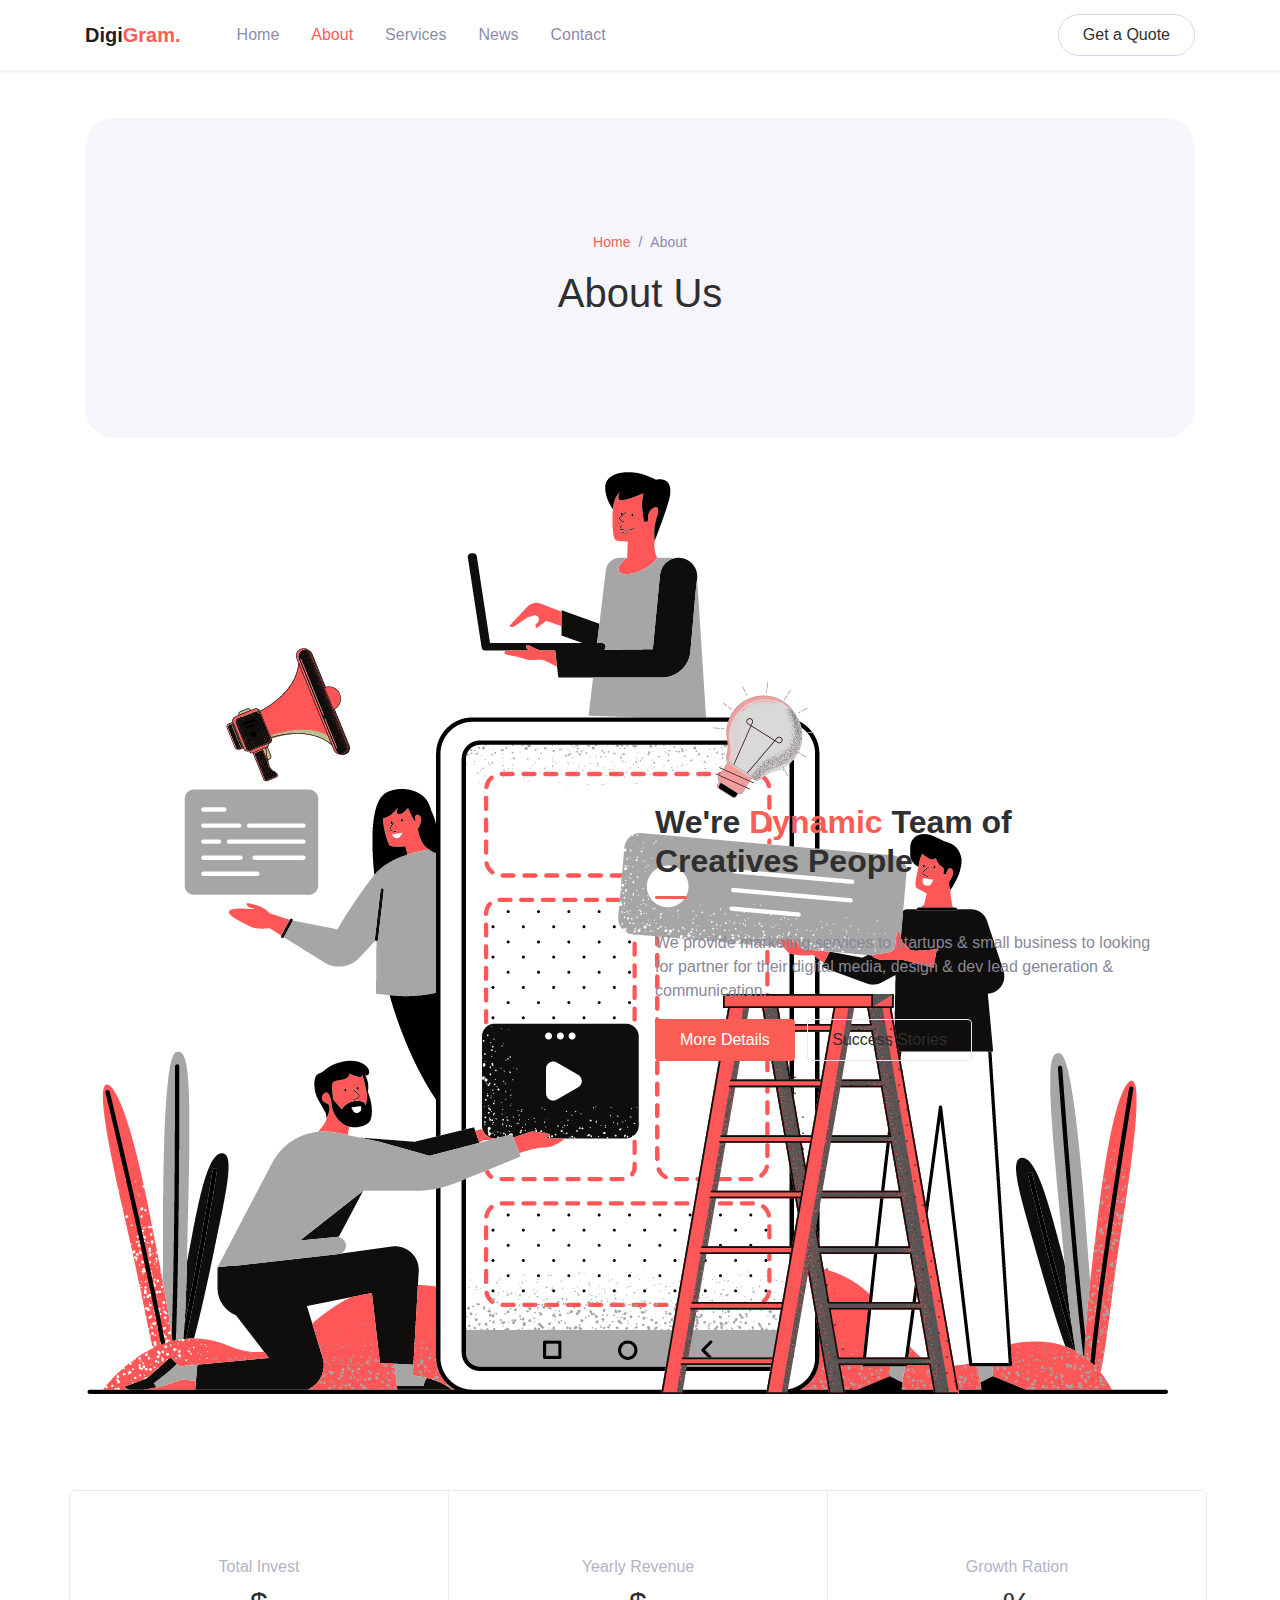
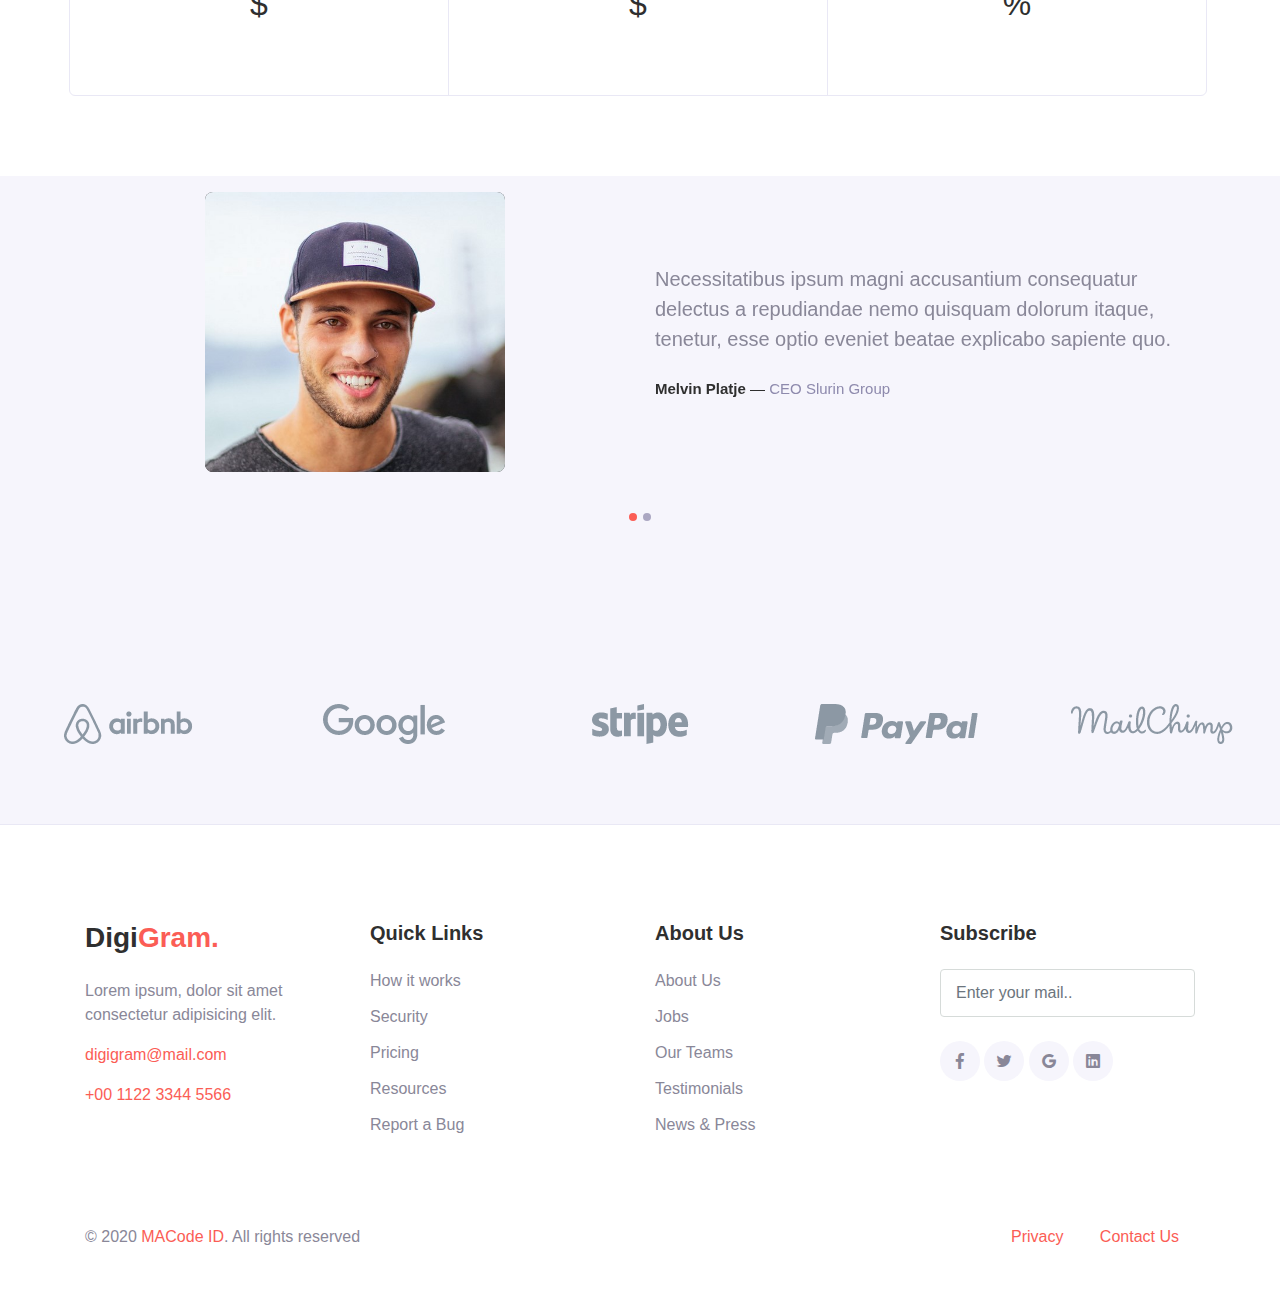
<file: about.html>
<!DOCTYPE html>
<html lang="en">
<head>
  <meta charset="UTF-8">
  <meta name="viewport" content="width=device-width, initial-scale=1.0">

  <meta http-equiv="X-UA-Compatible" content="IE=edge">

  <meta name="copyright" content="MACode ID, https://macodeid.com">

  <title>DigiGram - Free Agency Template</title>

  <link rel="stylesheet" href="assets/vendor/animate/animate.css">

  <link rel="stylesheet" href="assets/css/bootstrap.css">

  <link rel="stylesheet" href="assets/css/maicons.css">

  <link rel="stylesheet" href="assets/vendor/owl-carousel/css/owl.carousel.css">

  <link rel="stylesheet" href="assets/css/theme.css">

</head>
<body>

  <!-- Back to top button -->
  <div class="back-to-top"></div>

  <header>
    <nav class="navbar navbar-expand-lg navbar-light shadow-sm">
      <div class="container">
        <a href="index.html" class="navbar-brand">Digi<span class="text-primary">Gram.</span></a>

        <button class="navbar-toggler" data-toggle="collapse" data-target="#navbarContent" aria-controls="navbarContent" aria-expanded="false" aria-label="Toggle navigation">
          <span class="navbar-toggler-icon"></span>
        </button>

        <div class="navbar-collapse collapse" id="navbarContent">
          <ul class="navbar-nav ml-lg-4 pt-3 pt-lg-0">
            <li class="nav-item">
              <a href="index.html" class="nav-link">Home</a>
            </li>
            <li class="nav-item active">
              <a href="about.html" class="nav-link">About</a>
            </li>
            <li class="nav-item">
              <a href="services.html" class="nav-link">Services</a>
            </li>
            <li class="nav-item">
              <a href="blog.html" class="nav-link">News</a>
            </li>
            <li class="nav-item">
              <a href="contact.html" class="nav-link">Contact</a>
            </li>
          </ul>

          <div class="ml-auto">
            <a href="#" class="btn btn-outline rounded-pill">Get a Quote</a>
          </div>
        </div>
      </div>
    </nav>

    <div class="container mt-5">
      <div class="page-banner">
        <div class="row justify-content-center align-items-center h-100">
          <div class="col-md-6">
            <nav aria-label="Breadcrumb">
              <ul class="breadcrumb justify-content-center py-0 bg-transparent">
                <li class="breadcrumb-item"><a href="index.html">Home</a></li>
                <li class="breadcrumb-item active">About</li>
              </ul>
            </nav>
            <h1 class="text-center">About Us</h1>
          </div>
        </div>
      </div>
    </div>
  </header>

  <main>
    <div class="page-section">
      <div class="container">
        <div class="row align-items-center">
          <div class="col-lg-6 py-3">
            <div class="img-fluid text-center">
              <img src="assets/img/bg_image_2.png" alt="">
            </div>
          </div>
          <div class="col-lg-6 py-3 pr-lg-5">
            <h2 class="title-section">We're <span class="marked">Dynamic</span> Team of Creatives People</h2>
            <div class="divider"></div>
            <p>We provide marketing services to startups & small business to looking for partner for their digital media, design & dev lead generation & communication.</p>
            <a href="#" class="btn btn-primary">More Details</a>
            <a href="#" class="btn btn-outline border ml-2">Success Stories</a>
          </div>
        </div>
      </div> <!-- .container -->
    </div> <!-- .page-section -->

    <div class="page-section counter-section">
      <div class="container">
        <div class="row align-items-center text-center">
          <div class="col-lg-4">
            <p>Total Invest</p>
            <h2>$<span class="number" data-number="816278"></span></h2>
          </div>
          <div class="col-lg-4">
            <p>Yearly Revenue</p>
            <h2>$<span class="number" data-number="216422"></span></h2>
          </div>
          <div class="col-lg-4">
            <p>Growth Ration</p>
            <h2><span class="number" data-number="73"></span>%</h2>
          </div>
        </div>
      </div> <!-- .container -->
    </div> <!-- .page-section -->
  
    <!-- Testimonials -->
    <div class="page-section bg-light">
      <div class="container">
        
        <div class="owl-carousel" id="testimonials">
          <div class="item">
            <div class="row align-items-center">
              <div class="col-md-6 py-3">
                <div class="testi-image">
                  <img src="assets/img/person/person_1.jpg" alt="">
                </div>
              </div>
              <div class="col-md-6 py-3">
                <div class="testi-content">
                  <p>Necessitatibus ipsum magni accusantium consequatur delectus a repudiandae nemo quisquam dolorum itaque, tenetur, esse optio eveniet beatae explicabo sapiente quo.</p>
                  <div class="entry-footer">
                    <strong>Melvin Platje</strong> &mdash; <span class="text-grey">CEO Slurin Group</span>
                  </div>
                </div>
              </div>
            </div>
          </div>
  
          <div class="item">
            <div class="row align-items-center">
              <div class="col-md-6 py-3">
                <div class="testi-image">
                  <img src="assets/img/person/person_2.jpg" alt="">
                </div>
              </div>
              <div class="col-md-6 py-3">
                <div class="testi-content">
                  <p>Repudiandae vero assumenda sequi labore ipsum eos ducimus provident a nam vitae et, dolorum temporibus inventore quaerat consectetur quos! Animi, qui ratione?</p>
                  <div class="entry-footer">
                    <strong>George Burke</strong> &mdash; <span class="text-grey">CEO Letro</span>
                  </div>
                </div>
              </div>
            </div>
          </div>
  
        </div>
      </div> <!-- .container -->
    </div> <!-- .page-section -->
    
    <div class="page-section client-section">
      <div class="container-fluid">
        <div class="row row-cols-2 row-cols-md-3 row-cols-lg-5 justify-content-center">
          <div class="item">
            <img src="assets/img/clients/airbnb.png" alt="">
          </div>
          <div class="item">
            <img src="assets/img/clients/google.png" alt="">
          </div>
          <div class="item">
            <img src="assets/img/clients/stripe.png" alt="">
          </div>
          <div class="item">
            <img src="assets/img/clients/paypal.png" alt="">
          </div>
          <div class="item">
            <img src="assets/img/clients/mailchimp.png" alt="">
          </div>
        </div>
      </div> <!-- .container-fluid -->
    </div> <!-- .page-section -->
  </main>

  <footer class="page-footer">
    <div class="container">
      <div class="row justify-content-center mb-5">
        <div class="col-lg-3 py-3">
          <h3>Digi<span class="text-primary">Gram.</span></h3>
          <p>Lorem ipsum, dolor sit amet consectetur adipisicing elit.</p>

          <p><a href="#" >digigram@mail.com</a></p>
          <p><a href="#">+00 1122 3344 5566</a></p>
        </div>
        <div class="col-lg-3 py-3">
          <h5>Quick Links</h5>
          <ul class="footer-menu">
            <li><a href="#">How it works</a></li>
            <li><a href="#">Security</a></li>
            <li><a href="#">Pricing</a></li>
            <li><a href="#">Resources</a></li>
            <li><a href="#">Report a Bug</a></li>
          </ul>
        </div>
        <div class="col-lg-3 py-3">
          <h5>About Us</h5>
          <ul class="footer-menu">
            <li><a href="#">About Us</a></li>
            <li><a href="#">Jobs</a></li>
            <li><a href="#">Our Teams</a></li>
            <li><a href="#">Testimonials</a></li>
            <li><a href="#">News & Press</a></li>
          </ul>
        </div>
        <div class="col-lg-3 py-3">
          <h5>Subscribe</h5>
          <form action="#">
            <input type="text" class="form-control" placeholder="Enter your mail..">
          </form>

          <div class="sosmed-button mt-4">
            <a href="#"><span class="mai-logo-facebook-f"></span></a>
            <a href="#"><span class="mai-logo-twitter"></span></a>
            <a href="#"><span class="mai-logo-google"></span></a>
            <a href="#"><span class="mai-logo-linkedin"></span></a>
          </div>
        </div>
      </div>

      <div class="row">
        <div class="col-sm-6 py-2">
          <p id="copyright">&copy; 2020 <a href="https://macodeid.com/">MACode ID</a>. All rights reserved</p>
        </div>
        <div class="col-sm-6 py-2 text-right">
          <div class="d-inline-block px-3">
            <a href="#">Privacy</a>
          </div>
          <div class="d-inline-block px-3">
            <a href="#">Contact Us</a>
          </div>
        </div>
      </div>
    </div> <!-- .container -->
  </footer> <!-- .page-footer -->


  <script src="assets/js/jquery-3.5.1.min.js"></script>

  <script src="assets/js/bootstrap.bundle.min.js"></script>

  <script src="assets/vendor/wow/wow.min.js"></script>

  <script src="assets/vendor/owl-carousel/js/owl.carousel.min.js"></script>

  <script src="assets/vendor/waypoints/jquery.waypoints.min.js"></script>

  <script src="assets/vendor/animateNumber/jquery.animateNumber.min.js"></script>

  <script src="assets/js/google-maps.js"></script>

  <script src="assets/js/theme.js"></script>

</body>
</html>
</file>
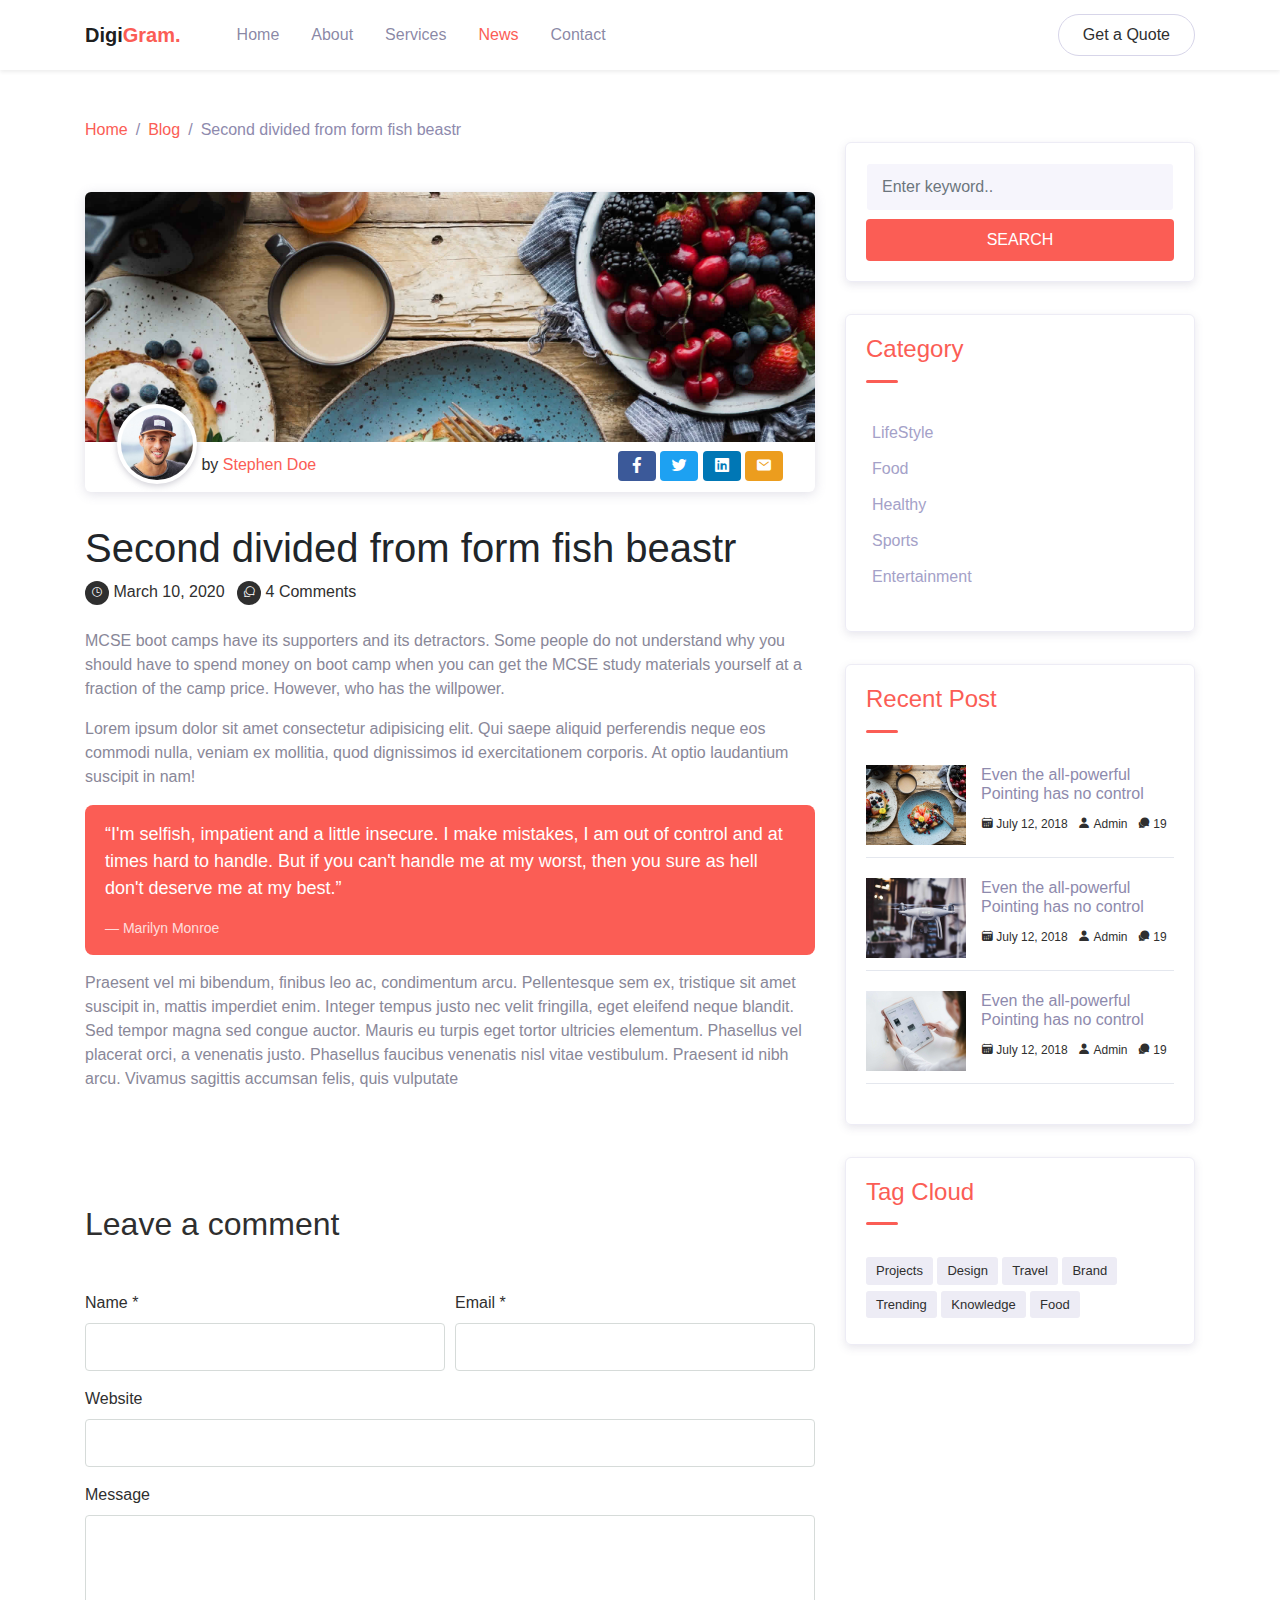
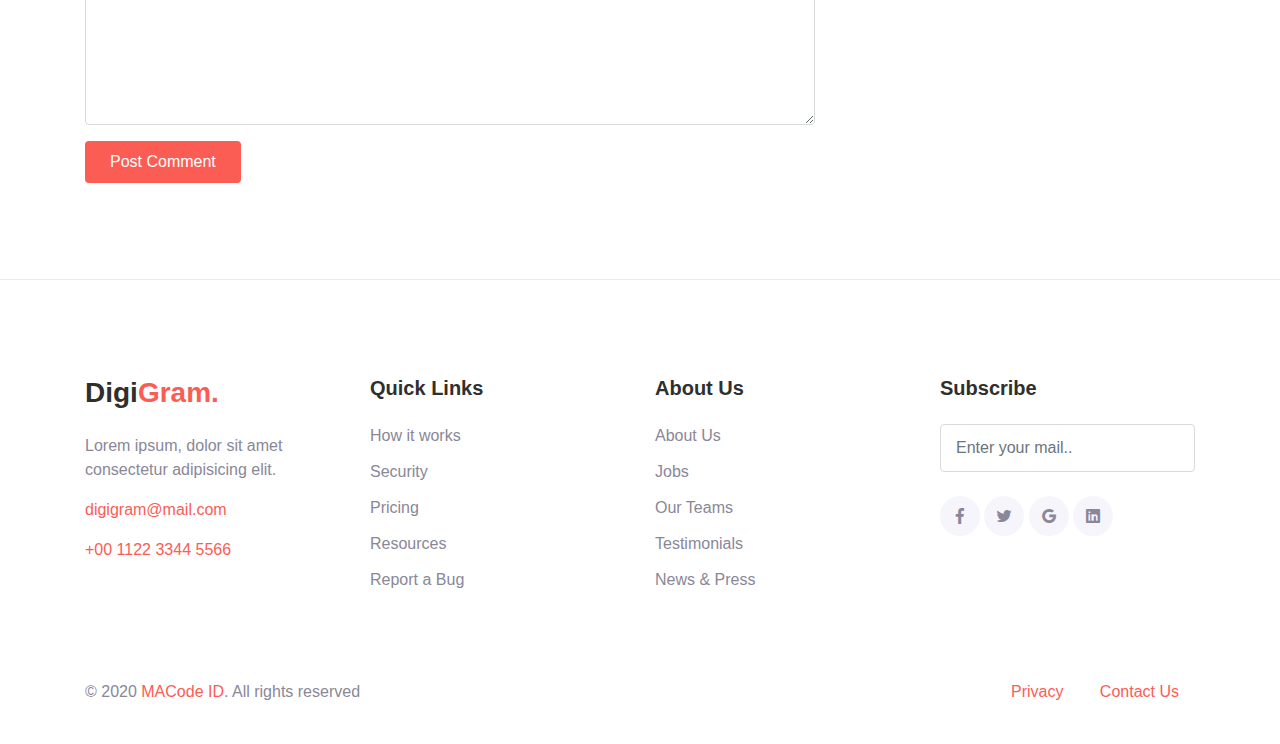
<file: blog-single.html>
<!DOCTYPE html>
<html lang="en">
<head>
  <meta charset="UTF-8">
  <meta name="viewport" content="width=device-width, initial-scale=1.0">

  <meta http-equiv="X-UA-Compatible" content="IE=edge">

  <meta name="copyright" content="MACode ID, https://macodeid.com">

  <title>DigiGram - Free Agency Template</title>

  <link rel="stylesheet" href="assets/vendor/animate/animate.css">

  <link rel="stylesheet" href="assets/css/bootstrap.css">

  <link rel="stylesheet" href="assets/css/maicons.css">

  <link rel="stylesheet" href="assets/vendor/owl-carousel/css/owl.carousel.css">

  <link rel="stylesheet" href="assets/css/theme.css">

</head>
<body>

  <!-- Back to top button -->
  <div class="back-to-top"></div>

  <header>
    <nav class="navbar navbar-expand-lg navbar-light shadow-sm">
      <div class="container">
        <a href="index.html" class="navbar-brand">Digi<span class="text-primary">Gram.</span></a>

        <button class="navbar-toggler" data-toggle="collapse" data-target="#navbarContent" aria-controls="navbarContent" aria-expanded="false" aria-label="Toggle navigation">
          <span class="navbar-toggler-icon"></span>
        </button>

        <div class="navbar-collapse collapse" id="navbarContent">
          <ul class="navbar-nav ml-lg-4 pt-3 pt-lg-0">
            <li class="nav-item">
              <a href="index.html" class="nav-link">Home</a>
            </li>
            <li class="nav-item">
              <a href="about.html" class="nav-link">About</a>
            </li>
            <li class="nav-item">
              <a href="services.html" class="nav-link">Services</a>
            </li>
            <li class="nav-item active">
              <a href="blog.html" class="nav-link">News</a>
            </li>
            <li class="nav-item">
              <a href="contact.html" class="nav-link">Contact</a>
            </li>
          </ul>

          <div class="ml-auto">
            <a href="#" class="btn btn-outline rounded-pill">Get a Quote</a>
          </div>
        </div>
      </div>
    </nav>
  </header>

  <main>
    <div class="page-section pt-5">
      <div class="container">
        <nav aria-label="Breadcrumb">
          <ul class="breadcrumb p-0 mb-0 bg-transparent">
            <li class="breadcrumb-item"><a href="index.html">Home</a></li>
            <li class="breadcrumb-item"><a href="blog.html">Blog</a></li>
            <li class="breadcrumb-item active">Second divided from form fish beastr</li>
          </ul>
        </nav>
        
        <div class="row">
          <div class="col-lg-8">
            <div class="blog-single-wrap">
              <div class="header">
                <div class="post-thumb">
                  <img src="assets/img/blog/blog-1.jpg" alt="">
                </div>
                <div class="meta-header">
                  <div class="post-author">
                    <div class="avatar">
                      <img src="assets/img/person/person_1.jpg" alt="">
                    </div>
                    by <a href="#">Stephen Doe</a>
                  </div>
  
                  <div class="post-sharer">
                    <a href="#" class="btn social-facebook"><span class="mai-logo-facebook-f"></span></a>
                    <a href="#" class="btn social-twitter"><span class="mai-logo-twitter"></span></a>
                    <a href="#" class="btn social-linkedin"><span class="mai-logo-linkedin"></span></a>
                    <a href="#" class="btn"><span class="mai-mail"></span></a>
                  </div>
                </div>
              </div>
              <h1 class="post-title">Second divided from form fish beastr</h1>
              <div class="post-meta">
                <div class="post-date">
                  <span class="icon">
                    <span class="mai-time-outline"></span>
                  </span> <a href="#">March 10, 2020</a>
                </div>
                <div class="post-comment-count ml-2">
                  <span class="icon">
                    <span class="mai-chatbubbles-outline"></span>
                  </span> <a href="#">4 Comments</a>
                </div>
              </div>
              <div class="post-content">
                <p>MCSE boot camps have its supporters and its detractors. Some people do not understand why you should have to spend money on boot camp when you can get the MCSE study materials yourself at a fraction of the camp price. However, who has the willpower.</p>
                <p>Lorem ipsum dolor sit amet consectetur adipisicing elit. Qui saepe aliquid perferendis neque eos commodi nulla, veniam ex mollitia, quod dignissimos id exercitationem corporis. At optio laudantium suscipit in nam!</p>
                <blockquote class="quote">“I'm selfish, impatient and a little insecure. I make mistakes, I am out of control and at times hard to handle. But if you can't handle me at my worst, then you sure as hell don't deserve me at my best.”
                <span class="author">― Marilyn Monroe</span></blockquote>
                <p>Praesent vel mi bibendum, finibus leo ac, condimentum arcu. Pellentesque sem ex, tristique sit amet suscipit in, mattis imperdiet enim. Integer tempus justo nec velit fringilla, eget eleifend neque blandit. Sed tempor magna sed congue auctor. Mauris eu turpis eget tortor ultricies elementum. Phasellus vel placerat orci, a venenatis justo. Phasellus faucibus venenatis nisl vitae vestibulum. Praesent id nibh arcu. Vivamus sagittis accumsan felis, quis vulputate</p>
              </div>
            </div>
  
            <div class="comment-form-wrap pt-5">
              <h2 class="mb-5">Leave a comment</h2>
              <form action="#" class="">
                <div class="form-row form-group">
                  <div class="col-md-6">
                    <label for="name">Name *</label>
                    <input type="text" class="form-control" id="name">
                  </div>
                  <div class="col-md-6">
                    <label for="email">Email *</label>
                    <input type="email" class="form-control" id="email">
                  </div>
                </div>
                <div class="form-group">
                  <label for="website">Website</label>
                  <input type="url" class="form-control" id="website">
                </div>
    
                <div class="form-group">
                  <label for="message">Message</label>
                  <textarea name="msg" id="message" cols="30" rows="8" class="form-control"></textarea>
                </div>
                <div class="form-group">
                  <input type="submit" value="Post Comment" class="btn btn-primary">
                </div>
    
              </form>
            </div>
  
          </div>
          <div class="col-lg-4">
            <div class="widget">
              <!-- Widget search -->
              <div class="widget-box">
                <form action="#" class="search-widget">
                  <input type="text" class="form-control" placeholder="Enter keyword..">
                  <button type="submit" class="btn btn-primary btn-block">Search</button>
                </form>
              </div>
  
              <!-- Widget Categories -->
              <div class="widget-box">
                <h4 class="widget-title">Category</h4>
                <div class="divider"></div>
  
                <ul class="categories">
                  <li><a href="#">LifeStyle</a></li>
                  <li><a href="#">Food</a></li>
                  <li><a href="#">Healthy</a></li>
                  <li><a href="#">Sports</a></li>
                  <li><a href="#">Entertainment</a></li>
                </ul>
              </div>
  
              <!-- Widget recent post -->
              <div class="widget-box">
                <h4 class="widget-title">Recent Post</h4>
                <div class="divider"></div>
  
                <div class="blog-item">
                    <a class="post-thumb" href="">
                      <img src="assets/img/blog/blog-1.jpg" alt="">
                    </a>
                    <div class="content">
                      <h6 class="post-title"><a href="#">Even the all-powerful Pointing has no control</a></h6>
                      <div class="meta">
                        <a href="#"><span class="mai-calendar"></span> July 12, 2018</a>
                        <a href="#"><span class="mai-person"></span> Admin</a>
                        <a href="#"><span class="mai-chatbubbles"></span> 19</a>
                      </div>
                    </div>
                </div>
  
                <div class="blog-item">
                    <a class="post-thumb" href="">
                      <img src="assets/img/blog/blog-2.jpg" alt="">
                    </a>
                    <div class="content">
                      <h6 class="post-title"><a href="#">Even the all-powerful Pointing has no control</a></h6>
                      <div class="meta">
                        <a href="#"><span class="mai-calendar"></span> July 12, 2018</a>
                        <a href="#"><span class="mai-person"></span> Admin</a>
                        <a href="#"><span class="mai-chatbubbles"></span> 19</a>
                      </div>
                    </div>
                </div>
  
                <div class="blog-item">
                    <a class="post-thumb" href="">
                      <img src="assets/img/blog/blog-3.jpg" alt="">
                    </a>
                    <div class="content">
                      <h6 class="post-title"><a href="#">Even the all-powerful Pointing has no control</a></h6>
                      <div class="meta">
                        <a href="#"><span class="mai-calendar"></span> July 12, 2018</a>
                        <a href="#"><span class="mai-person"></span> Admin</a>
                        <a href="#"><span class="mai-chatbubbles"></span> 19</a>
                      </div>
                    </div>
                </div>
  
              </div>
  
              <!-- Widget Tag Cloud -->
              <div class="widget-box">
                <h4 class="widget-title">Tag Cloud</h4>
                <div class="divider"></div>
  
                <div class="tag-clouds">
                  <a href="#" class="tag-cloud-link">Projects</a>
                  <a href="#" class="tag-cloud-link">Design</a>
                  <a href="#" class="tag-cloud-link">Travel</a>
                  <a href="#" class="tag-cloud-link">Brand</a>
                  <a href="#" class="tag-cloud-link">Trending</a>
                  <a href="#" class="tag-cloud-link">Knowledge</a>
                  <a href="#" class="tag-cloud-link">Food</a>
                </div>
              </div>
  
            </div>
          </div>
        </div>
  
      </div>
    </div>
  </main>

  <footer class="page-footer">
    <div class="container">
      <div class="row justify-content-center mb-5">
        <div class="col-lg-3 py-3">
          <h3>Digi<span class="text-primary">Gram.</span></h3>
          <p>Lorem ipsum, dolor sit amet consectetur adipisicing elit.</p>

          <p><a href="#" >digigram@mail.com</a></p>
          <p><a href="#">+00 1122 3344 5566</a></p>
        </div>
        <div class="col-lg-3 py-3">
          <h5>Quick Links</h5>
          <ul class="footer-menu">
            <li><a href="#">How it works</a></li>
            <li><a href="#">Security</a></li>
            <li><a href="#">Pricing</a></li>
            <li><a href="#">Resources</a></li>
            <li><a href="#">Report a Bug</a></li>
          </ul>
        </div>
        <div class="col-lg-3 py-3">
          <h5>About Us</h5>
          <ul class="footer-menu">
            <li><a href="#">About Us</a></li>
            <li><a href="#">Jobs</a></li>
            <li><a href="#">Our Teams</a></li>
            <li><a href="#">Testimonials</a></li>
            <li><a href="#">News & Press</a></li>
          </ul>
        </div>
        <div class="col-lg-3 py-3">
          <h5>Subscribe</h5>
          <form action="#">
            <input type="text" class="form-control" placeholder="Enter your mail..">
          </form>

          <div class="sosmed-button mt-4">
            <a href="#"><span class="mai-logo-facebook-f"></span></a>
            <a href="#"><span class="mai-logo-twitter"></span></a>
            <a href="#"><span class="mai-logo-google"></span></a>
            <a href="#"><span class="mai-logo-linkedin"></span></a>
          </div>
        </div>
      </div>

      <div class="row">
        <div class="col-sm-6 py-2">
          <p id="copyright">&copy; 2020 <a href="https://macodeid.com/">MACode ID</a>. All rights reserved</p>
        </div>
        <div class="col-sm-6 py-2 text-right">
          <div class="d-inline-block px-3">
            <a href="#">Privacy</a>
          </div>
          <div class="d-inline-block px-3">
            <a href="#">Contact Us</a>
          </div>
        </div>
      </div>
    </div> <!-- .container -->
  </footer> <!-- .page-footer -->


  <script src="assets/js/jquery-3.5.1.min.js"></script>

  <script src="assets/js/bootstrap.bundle.min.js"></script>

  <script src="assets/vendor/wow/wow.min.js"></script>

  <script src="assets/vendor/owl-carousel/js/owl.carousel.min.js"></script>

  <script src="assets/vendor/waypoints/jquery.waypoints.min.js"></script>

  <script src="assets/vendor/animateNumber/jquery.animateNumber.min.js"></script>

  <script src="assets/js/google-maps.js"></script>

  <script src="assets/js/theme.js"></script>

</body>
</html>
</file>
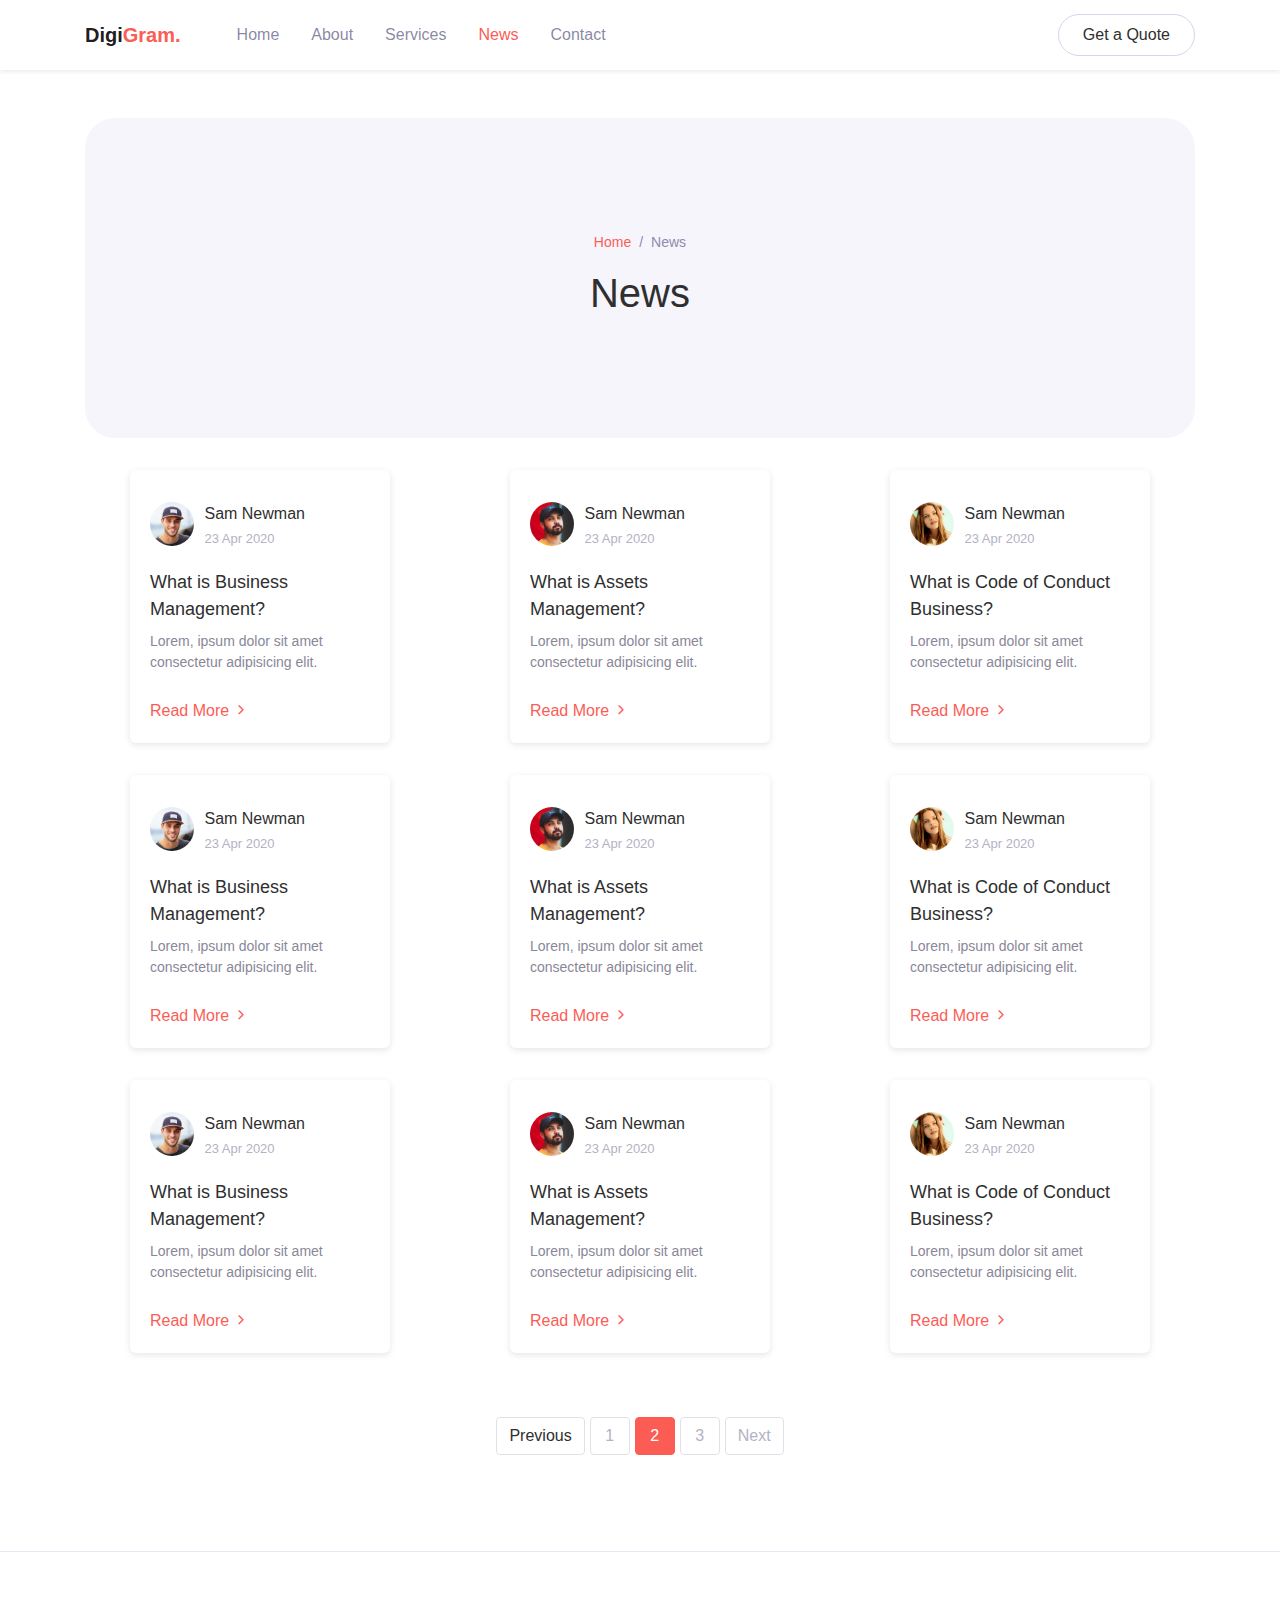
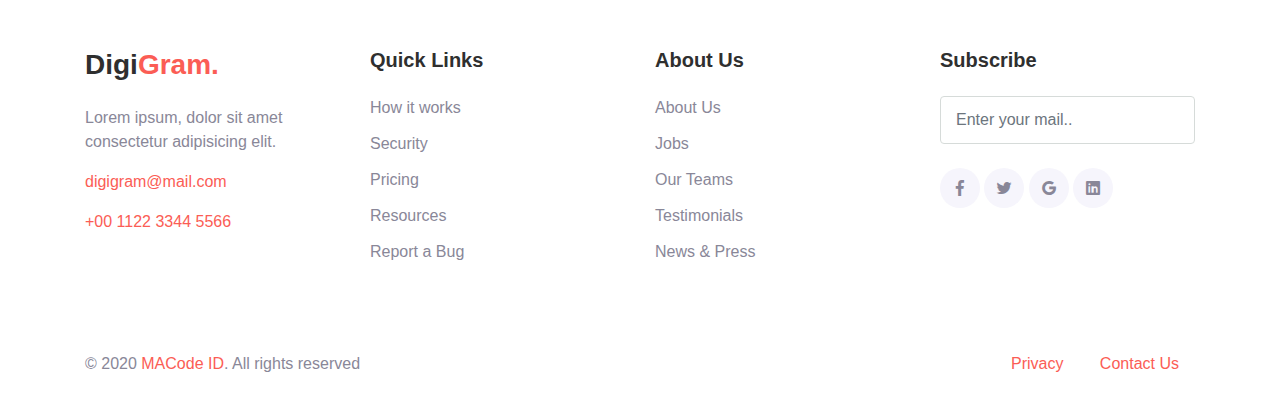
<file: blog.html>
<!DOCTYPE html>
<html lang="en">
<head>
  <meta charset="UTF-8">
  <meta name="viewport" content="width=device-width, initial-scale=1.0">

  <meta http-equiv="X-UA-Compatible" content="IE=edge">

  <meta name="copyright" content="MACode ID, https://macodeid.com">

  <title>DigiGram - Free Agency Template</title>

  <link rel="stylesheet" href="assets/vendor/animate/animate.css">

  <link rel="stylesheet" href="assets/css/bootstrap.css">

  <link rel="stylesheet" href="assets/css/maicons.css">

  <link rel="stylesheet" href="assets/vendor/owl-carousel/css/owl.carousel.css">

  <link rel="stylesheet" href="assets/css/theme.css">

</head>
<body>

  <!-- Back to top button -->
  <div class="back-to-top"></div>

  <header>
    <nav class="navbar navbar-expand-lg navbar-light shadow-sm">
      <div class="container">
        <a href="index.html" class="navbar-brand">Digi<span class="text-primary">Gram.</span></a>

        <button class="navbar-toggler" data-toggle="collapse" data-target="#navbarContent" aria-controls="navbarContent" aria-expanded="false" aria-label="Toggle navigation">
          <span class="navbar-toggler-icon"></span>
        </button>

        <div class="navbar-collapse collapse" id="navbarContent">
          <ul class="navbar-nav ml-lg-4 pt-3 pt-lg-0">
            <li class="nav-item">
              <a href="index.html" class="nav-link">Home</a>
            </li>
            <li class="nav-item">
              <a href="about.html" class="nav-link">About</a>
            </li>
            <li class="nav-item">
              <a href="services.html" class="nav-link">Services</a>
            </li>
            <li class="nav-item active">
              <a href="blog.html" class="nav-link">News</a>
            </li>
            <li class="nav-item">
              <a href="contact.html" class="nav-link">Contact</a>
            </li>
          </ul>

          <div class="ml-auto">
            <a href="#" class="btn btn-outline rounded-pill">Get a Quote</a>
          </div>
        </div>
      </div>
    </nav>

    <div class="container mt-5">
      <div class="page-banner">
        <div class="row justify-content-center align-items-center h-100">
          <div class="col-md-6">
            <nav aria-label="Breadcrumb">
              <ul class="breadcrumb justify-content-center py-0 bg-transparent">
                <li class="breadcrumb-item"><a href="index.html">Home</a></li>
                <li class="breadcrumb-item active">News</li>
              </ul>
            </nav>
            <h1 class="text-center">News</h1>
          </div>
        </div>
      </div>
    </div>
  </header>

  <main>
    <div class="page-section">
      <div class="container">
        <div class="row">
          <div class="col-md-6 col-lg-4 py-3">
            <div class="card-blog">
              <div class="header">
                <div class="avatar">
                  <img src="assets/img/person/person_1.jpg" alt="">
                </div>
                <div class="entry-footer">
                  <div class="post-author">Sam Newman</div>
                  <a href="#" class="post-date">23 Apr 2020</a>
                </div>
              </div>
              <div class="body">
                <div class="post-title"><a href="blog-single.html">What is Business Management?</a></div>
                <div class="post-excerpt">Lorem, ipsum dolor sit amet consectetur adipisicing elit.</div>
              </div>
              <div class="footer">
                <a href="blog-single.html">Read More <span class="mai-chevron-forward text-sm"></span></a>
              </div>
            </div>
          </div>
          <div class="col-md-6 col-lg-4 py-3">
            <div class="card-blog">
              <div class="header">
                <div class="avatar">
                  <img src="assets/img/person/person_2.jpg" alt="">
                </div>
                <div class="entry-footer">
                  <div class="post-author">Sam Newman</div>
                  <a href="#" class="post-date">23 Apr 2020</a>
                </div>
              </div>
              <div class="body">
                <div class="post-title"><a href="blog-single.html">What is Assets Management?</a></div>
                <div class="post-excerpt">Lorem, ipsum dolor sit amet consectetur adipisicing elit.</div>
              </div>
              <div class="footer">
                <a href="blog-single.html">Read More <span class="mai-chevron-forward text-sm"></span></a>
              </div>
            </div>
          </div>
          <div class="col-md-6 col-lg-4 py-3">
            <div class="card-blog">
              <div class="header">
                <div class="avatar">
                  <img src="assets/img/person/person_3.jpg" alt="">
                </div>
                <div class="entry-footer">
                  <div class="post-author">Sam Newman</div>
                  <a href="#" class="post-date">23 Apr 2020</a>
                </div>
              </div>
              <div class="body">
                <div class="post-title"><a href="blog-single.html">What is Code of Conduct Business?</a></div>
                <div class="post-excerpt">Lorem, ipsum dolor sit amet consectetur adipisicing elit.</div>
              </div>
              <div class="footer">
                <a href="blog-single.html">Read More <span class="mai-chevron-forward text-sm"></span></a>
              </div>
            </div>
          </div>

          <div class="col-md-6 col-lg-4 py-3">
            <div class="card-blog">
              <div class="header">
                <div class="avatar">
                  <img src="assets/img/person/person_1.jpg" alt="">
                </div>
                <div class="entry-footer">
                  <div class="post-author">Sam Newman</div>
                  <a href="#" class="post-date">23 Apr 2020</a>
                </div>
              </div>
              <div class="body">
                <div class="post-title"><a href="blog-single.html">What is Business Management?</a></div>
                <div class="post-excerpt">Lorem, ipsum dolor sit amet consectetur adipisicing elit.</div>
              </div>
              <div class="footer">
                <a href="blog-single.html">Read More <span class="mai-chevron-forward text-sm"></span></a>
              </div>
            </div>
          </div>
          <div class="col-md-6 col-lg-4 py-3">
            <div class="card-blog">
              <div class="header">
                <div class="avatar">
                  <img src="assets/img/person/person_2.jpg" alt="">
                </div>
                <div class="entry-footer">
                  <div class="post-author">Sam Newman</div>
                  <a href="#" class="post-date">23 Apr 2020</a>
                </div>
              </div>
              <div class="body">
                <div class="post-title"><a href="blog-single.html">What is Assets Management?</a></div>
                <div class="post-excerpt">Lorem, ipsum dolor sit amet consectetur adipisicing elit.</div>
              </div>
              <div class="footer">
                <a href="blog-single.html">Read More <span class="mai-chevron-forward text-sm"></span></a>
              </div>
            </div>
          </div>
          <div class="col-md-6 col-lg-4 py-3">
            <div class="card-blog">
              <div class="header">
                <div class="avatar">
                  <img src="assets/img/person/person_3.jpg" alt="">
                </div>
                <div class="entry-footer">
                  <div class="post-author">Sam Newman</div>
                  <a href="#" class="post-date">23 Apr 2020</a>
                </div>
              </div>
              <div class="body">
                <div class="post-title"><a href="blog-single.html">What is Code of Conduct Business?</a></div>
                <div class="post-excerpt">Lorem, ipsum dolor sit amet consectetur adipisicing elit.</div>
              </div>
              <div class="footer">
                <a href="blog-single.html">Read More <span class="mai-chevron-forward text-sm"></span></a>
              </div>
            </div>
          </div>

          <div class="col-md-6 col-lg-4 py-3">
            <div class="card-blog">
              <div class="header">
                <div class="avatar">
                  <img src="assets/img/person/person_1.jpg" alt="">
                </div>
                <div class="entry-footer">
                  <div class="post-author">Sam Newman</div>
                  <a href="#" class="post-date">23 Apr 2020</a>
                </div>
              </div>
              <div class="body">
                <div class="post-title"><a href="blog-single.html">What is Business Management?</a></div>
                <div class="post-excerpt">Lorem, ipsum dolor sit amet consectetur adipisicing elit.</div>
              </div>
              <div class="footer">
                <a href="blog-single.html">Read More <span class="mai-chevron-forward text-sm"></span></a>
              </div>
            </div>
          </div>
          <div class="col-md-6 col-lg-4 py-3">
            <div class="card-blog">
              <div class="header">
                <div class="avatar">
                  <img src="assets/img/person/person_2.jpg" alt="">
                </div>
                <div class="entry-footer">
                  <div class="post-author">Sam Newman</div>
                  <a href="#" class="post-date">23 Apr 2020</a>
                </div>
              </div>
              <div class="body">
                <div class="post-title"><a href="blog-single.html">What is Assets Management?</a></div>
                <div class="post-excerpt">Lorem, ipsum dolor sit amet consectetur adipisicing elit.</div>
              </div>
              <div class="footer">
                <a href="blog-single.html">Read More <span class="mai-chevron-forward text-sm"></span></a>
              </div>
            </div>
          </div>
          <div class="col-md-6 col-lg-4 py-3">
            <div class="card-blog">
              <div class="header">
                <div class="avatar">
                  <img src="assets/img/person/person_3.jpg" alt="">
                </div>
                <div class="entry-footer">
                  <div class="post-author">Sam Newman</div>
                  <a href="#" class="post-date">23 Apr 2020</a>
                </div>
              </div>
              <div class="body">
                <div class="post-title"><a href="blog-single.html">What is Code of Conduct Business?</a></div>
                <div class="post-excerpt">Lorem, ipsum dolor sit amet consectetur adipisicing elit.</div>
              </div>
              <div class="footer">
                <a href="blog-single.html">Read More <span class="mai-chevron-forward text-sm"></span></a>
              </div>
            </div>
          </div>

          <div class="col-12 mt-5">
            <nav aria-label="Page Navigation">
              <ul class="pagination justify-content-center">
                <li class="page-item disabled">
                  <a class="page-link" href="#" tabindex="-1" aria-disabled="true">Previous</a>
                </li>
                <li class="page-item"><a class="page-link" href="#">1</a></li>
                <li class="page-item active" aria-current="page">
                  <a class="page-link" href="#">2 <span class="sr-only">(current)</span></a>
                </li>
                <li class="page-item"><a class="page-link" href="#">3</a></li>
                <li class="page-item">
                  <a class="page-link" href="#">Next</a>
                </li>
              </ul>
            </nav>
          </div>

        </div>
  
      </div>
    </div>
  </main>

  <footer class="page-footer">
    <div class="container">
      <div class="row justify-content-center mb-5">
        <div class="col-lg-3 py-3">
          <h3>Digi<span class="text-primary">Gram.</span></h3>
          <p>Lorem ipsum, dolor sit amet consectetur adipisicing elit.</p>

          <p><a href="#" >digigram@mail.com</a></p>
          <p><a href="#">+00 1122 3344 5566</a></p>
        </div>
        <div class="col-lg-3 py-3">
          <h5>Quick Links</h5>
          <ul class="footer-menu">
            <li><a href="#">How it works</a></li>
            <li><a href="#">Security</a></li>
            <li><a href="#">Pricing</a></li>
            <li><a href="#">Resources</a></li>
            <li><a href="#">Report a Bug</a></li>
          </ul>
        </div>
        <div class="col-lg-3 py-3">
          <h5>About Us</h5>
          <ul class="footer-menu">
            <li><a href="#">About Us</a></li>
            <li><a href="#">Jobs</a></li>
            <li><a href="#">Our Teams</a></li>
            <li><a href="#">Testimonials</a></li>
            <li><a href="#">News & Press</a></li>
          </ul>
        </div>
        <div class="col-lg-3 py-3">
          <h5>Subscribe</h5>
          <form action="#">
            <input type="text" class="form-control" placeholder="Enter your mail..">
          </form>

          <div class="sosmed-button mt-4">
            <a href="#"><span class="mai-logo-facebook-f"></span></a>
            <a href="#"><span class="mai-logo-twitter"></span></a>
            <a href="#"><span class="mai-logo-google"></span></a>
            <a href="#"><span class="mai-logo-linkedin"></span></a>
          </div>
        </div>
      </div>

      <div class="row">
        <div class="col-sm-6 py-2">
          <p id="copyright">&copy; 2020 <a href="https://macodeid.com/">MACode ID</a>. All rights reserved</p>
        </div>
        <div class="col-sm-6 py-2 text-right">
          <div class="d-inline-block px-3">
            <a href="#">Privacy</a>
          </div>
          <div class="d-inline-block px-3">
            <a href="#">Contact Us</a>
          </div>
        </div>
      </div>
    </div> <!-- .container -->
  </footer> <!-- .page-footer -->


  <script src="assets/js/jquery-3.5.1.min.js"></script>

  <script src="assets/js/bootstrap.bundle.min.js"></script>

  <script src="assets/vendor/wow/wow.min.js"></script>

  <script src="assets/vendor/owl-carousel/js/owl.carousel.min.js"></script>

  <script src="assets/vendor/waypoints/jquery.waypoints.min.js"></script>

  <script src="assets/vendor/animateNumber/jquery.animateNumber.min.js"></script>

  <script src="assets/js/google-maps.js"></script>

  <script src="assets/js/theme.js"></script>

</body>
</html>
</file>
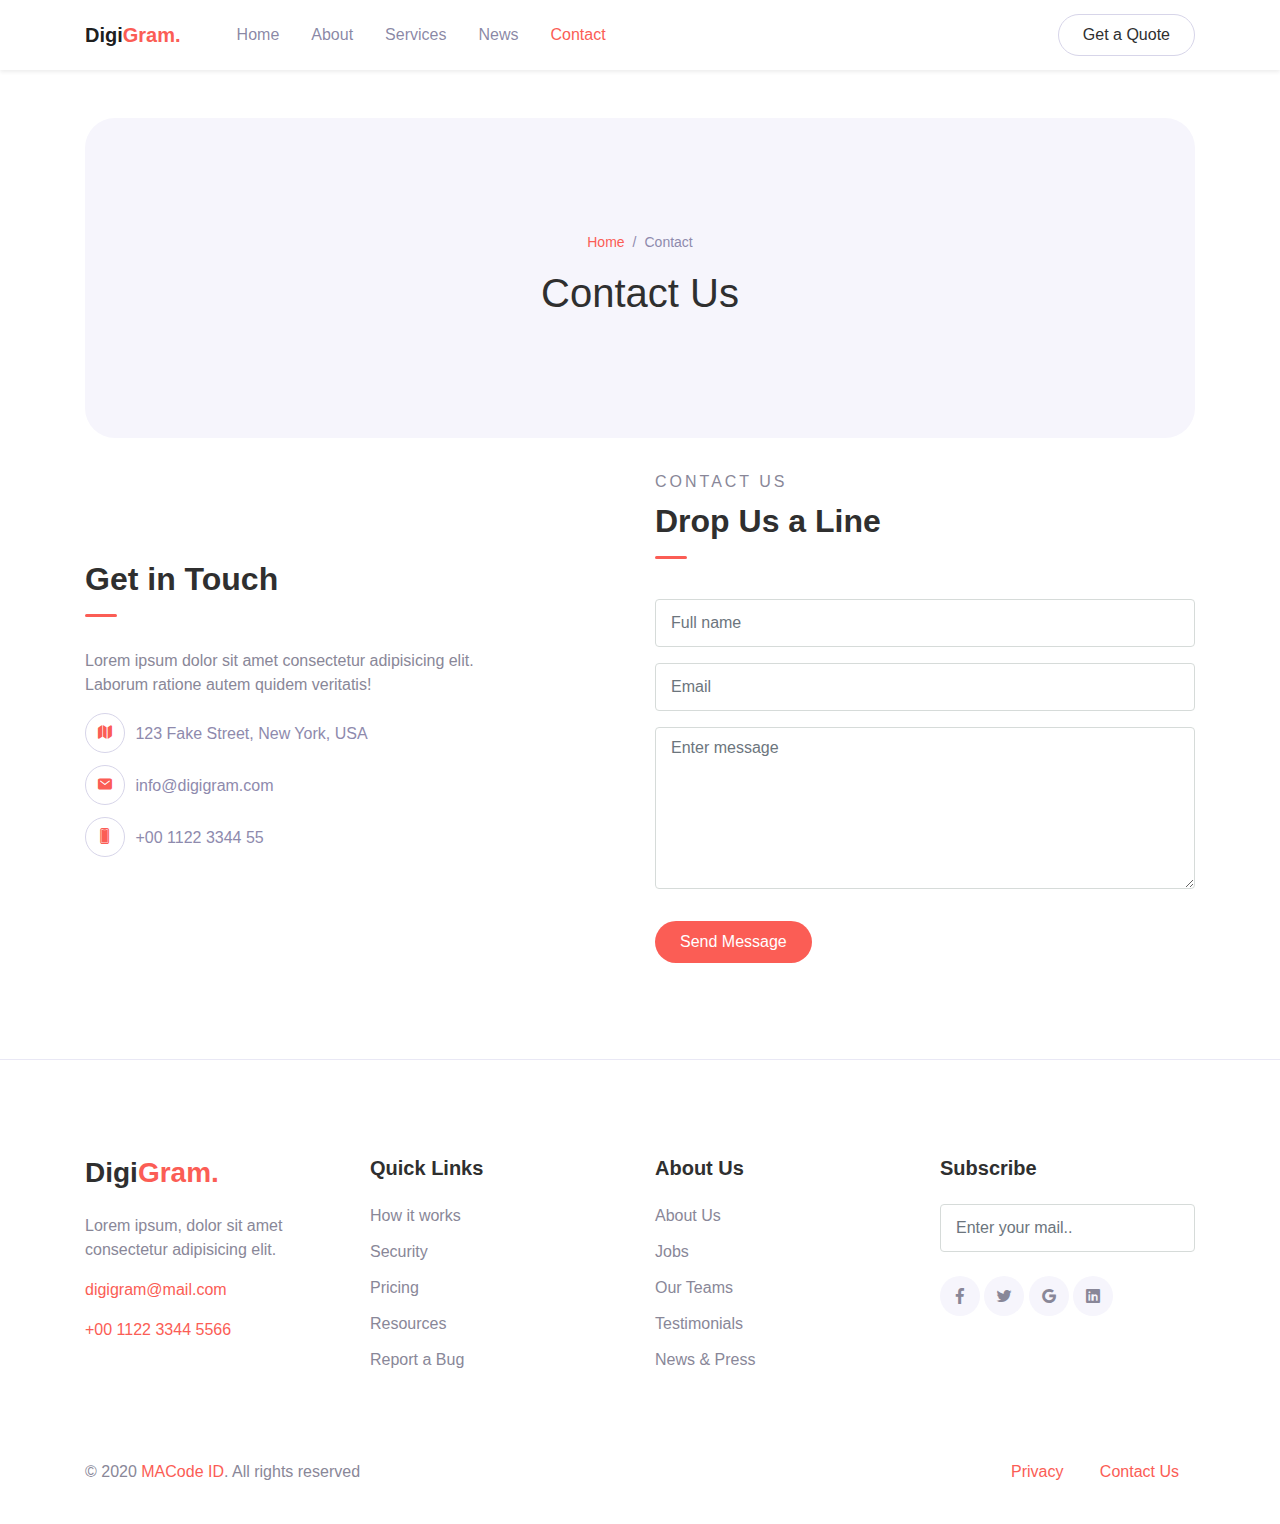
<file: contact.html>
<!DOCTYPE html>
<html lang="en">
<head>
  <meta charset="UTF-8">
  <meta name="viewport" content="width=device-width, initial-scale=1.0">

  <meta http-equiv="X-UA-Compatible" content="IE=edge">

  <meta name="copyright" content="MACode ID, https://macodeid.com">

  <title>DigiGram - Free Agency Template</title>

  <link rel="stylesheet" href="assets/vendor/animate/animate.css">

  <link rel="stylesheet" href="assets/css/bootstrap.css">

  <link rel="stylesheet" href="assets/css/maicons.css">

  <link rel="stylesheet" href="assets/vendor/owl-carousel/css/owl.carousel.css">

  <link rel="stylesheet" href="assets/css/theme.css">

</head>
<body>

  <!-- Back to top button -->
  <div class="back-to-top"></div>

  <header>
    <nav class="navbar navbar-expand-lg navbar-light shadow-sm">
      <div class="container">
        <a href="index.html" class="navbar-brand">Digi<span class="text-primary">Gram.</span></a>

        <button class="navbar-toggler" data-toggle="collapse" data-target="#navbarContent" aria-controls="navbarContent" aria-expanded="false" aria-label="Toggle navigation">
          <span class="navbar-toggler-icon"></span>
        </button>

        <div class="navbar-collapse collapse" id="navbarContent">
          <ul class="navbar-nav ml-lg-4 pt-3 pt-lg-0">
            <li class="nav-item">
              <a href="index.html" class="nav-link">Home</a>
            </li>
            <li class="nav-item">
              <a href="about.html" class="nav-link">About</a>
            </li>
            <li class="nav-item">
              <a href="services.html" class="nav-link">Services</a>
            </li>
            <li class="nav-item">
              <a href="blog.html" class="nav-link">News</a>
            </li>
            <li class="nav-item active">
              <a href="contact.html" class="nav-link">Contact</a>
            </li>
          </ul>

          <div class="ml-auto">
            <a href="#" class="btn btn-outline rounded-pill">Get a Quote</a>
          </div>
        </div>
      </div>
    </nav>

    <div class="container mt-5">
      <div class="page-banner">
        <div class="row justify-content-center align-items-center h-100">
          <div class="col-md-6">
            <nav aria-label="Breadcrumb">
              <ul class="breadcrumb justify-content-center py-0 bg-transparent">
                <li class="breadcrumb-item"><a href="index.html">Home</a></li>
                <li class="breadcrumb-item active">Contact</li>
              </ul>
            </nav>
            <h1 class="text-center">Contact Us</h1>
          </div>
        </div>
      </div>
    </div>
  </header>

  <main>
    <div class="page-section">
      <div class="container">
        <div class="row align-items-center">
          <div class="col-lg-6 py-3">
            <h2 class="title-section">Get in Touch</h2>
            <div class="divider"></div>
            <p>Lorem ipsum dolor sit amet consectetur adipisicing elit.<br> Laborum ratione autem quidem veritatis!</p>
  
            <ul class="contact-list">
              <li>
                <div class="icon"><span class="mai-map"></span></div>
                <div class="content">123 Fake Street, New York, USA</div>
              </li>
              <li>
                <div class="icon"><span class="mai-mail"></span></div>
                <div class="content"><a href="#">info@digigram.com</a></div>
              </li>
              <li>
                <div class="icon"><span class="mai-phone-portrait"></span></div>
                <div class="content"><a href="#">+00 1122 3344 55</a></div>
              </li>
            </ul>
          </div>
          <div class="col-lg-6 py-3">
            <div class="subhead">Contact Us</div>
            <h2 class="title-section">Drop Us a Line</h2>
            <div class="divider"></div>
            
            <form action="#">
              <div class="py-2">
                <input type="text" class="form-control" placeholder="Full name">
              </div>
              <div class="py-2">
                <input type="text" class="form-control" placeholder="Email">
              </div>
              <div class="py-2">
                <textarea rows="6" class="form-control" placeholder="Enter message"></textarea>
              </div>
              <button type="submit" class="btn btn-primary rounded-pill mt-4">Send Message</button>
            </form>
          </div>
        </div>
      </div> <!-- .container -->
    </div> <!-- .page-section -->
  </main>

  <footer class="page-footer">
    <div class="container">
      <div class="row justify-content-center mb-5">
        <div class="col-lg-3 py-3">
          <h3>Digi<span class="text-primary">Gram.</span></h3>
          <p>Lorem ipsum, dolor sit amet consectetur adipisicing elit.</p>

          <p><a href="#" >digigram@mail.com</a></p>
          <p><a href="#">+00 1122 3344 5566</a></p>
        </div>
        <div class="col-lg-3 py-3">
          <h5>Quick Links</h5>
          <ul class="footer-menu">
            <li><a href="#">How it works</a></li>
            <li><a href="#">Security</a></li>
            <li><a href="#">Pricing</a></li>
            <li><a href="#">Resources</a></li>
            <li><a href="#">Report a Bug</a></li>
          </ul>
        </div>
        <div class="col-lg-3 py-3">
          <h5>About Us</h5>
          <ul class="footer-menu">
            <li><a href="#">About Us</a></li>
            <li><a href="#">Jobs</a></li>
            <li><a href="#">Our Teams</a></li>
            <li><a href="#">Testimonials</a></li>
            <li><a href="#">News & Press</a></li>
          </ul>
        </div>
        <div class="col-lg-3 py-3">
          <h5>Subscribe</h5>
          <form action="#">
            <input type="text" class="form-control" placeholder="Enter your mail..">
          </form>

          <div class="sosmed-button mt-4">
            <a href="#"><span class="mai-logo-facebook-f"></span></a>
            <a href="#"><span class="mai-logo-twitter"></span></a>
            <a href="#"><span class="mai-logo-google"></span></a>
            <a href="#"><span class="mai-logo-linkedin"></span></a>
          </div>
        </div>
      </div>

      <div class="row">
        <div class="col-sm-6 py-2">
          <p id="copyright">&copy; 2020 <a href="https://macodeid.com/">MACode ID</a>. All rights reserved</p>
        </div>
        <div class="col-sm-6 py-2 text-right">
          <div class="d-inline-block px-3">
            <a href="#">Privacy</a>
          </div>
          <div class="d-inline-block px-3">
            <a href="#">Contact Us</a>
          </div>
        </div>
      </div>
    </div> <!-- .container -->
  </footer> <!-- .page-footer -->


  <script src="assets/js/jquery-3.5.1.min.js"></script>

  <script src="assets/js/bootstrap.bundle.min.js"></script>

  <script src="assets/vendor/wow/wow.min.js"></script>

  <script src="assets/vendor/owl-carousel/js/owl.carousel.min.js"></script>

  <script src="assets/vendor/waypoints/jquery.waypoints.min.js"></script>

  <script src="assets/vendor/animateNumber/jquery.animateNumber.min.js"></script>

  <script src="assets/js/google-maps.js"></script>

  <script src="assets/js/theme.js"></script>

  <!-- <script async defer src="https://maps.googleapis.com/maps/api/js?key=AIzaSyAIA_zqjFMsJM_sxP9-6Pde5vVCTyJmUHM&callback=initMap"></script> -->


</body>
</html>
</file>
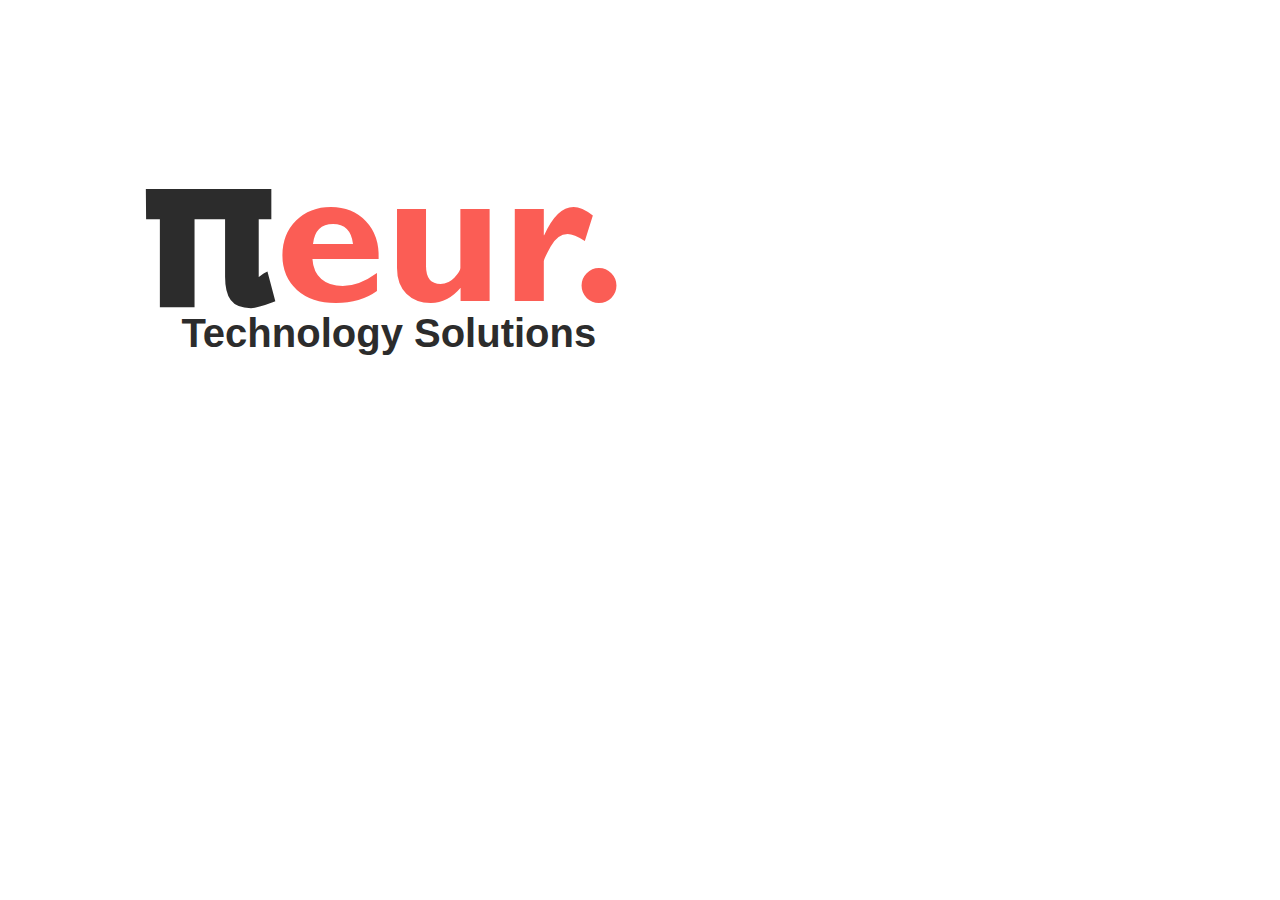
<file: logo.html>
<!DOCTYPE html>
<html lang="en">
  <head>
    <meta charset="UTF-8" />
    <meta name="viewport" content="width=device-width, initial-scale=1.0" />

    <meta http-equiv="X-UA-Compatible" content="IE=edge" />

    <meta name="copyright" content="MACode ID, https://macodeid.com" />

    <title>Pineur</title>

    <link rel="stylesheet" href="assets/vendor/animate/animate.css" />

    <link rel="stylesheet" href="assets/css/bootstrap.css" />

    <link rel="stylesheet" href="assets/css/maicons.css" />

    <link
      rel="stylesheet"
      href="assets/vendor/owl-carousel/css/owl.carousel.css"
    />

    <link rel="stylesheet" href="assets/css/theme.css" />
    <link rel="stylesheet" href="assets/css/style.css" />

    <link rel="stylesheet" href="assets/css/logo.css">
  </head>
  <body>
    <div class="container con1">
      <p href="index.html" class="navbar-brand logo">
        𝛑<span class="text-primary logo">eur.</span>
      </p>
    </div>
    <div class="container con2">
      <p href="index.html" class="navbar-brand slogan">
        Technology Solutions<span class="text-primary logo"></span>
      </p>
    </div>

    <script src="assets/js/jquery-3.5.1.min.js"></script>

    <script src="assets/js/bootstrap.bundle.min.js"></script>

    <script src="assets/vendor/wow/wow.min.js"></script>

    <script src="assets/vendor/owl-carousel/js/owl.carousel.min.js"></script>

    <script src="assets/vendor/waypoints/jquery.waypoints.min.js"></script>

    <script src="assets/vendor/animateNumber/jquery.animateNumber.min.js"></script>

    <script src="assets/js/google-maps.js"></script>

    <script src="assets/js/theme.js"></script>
  </body>
</html>
</file>
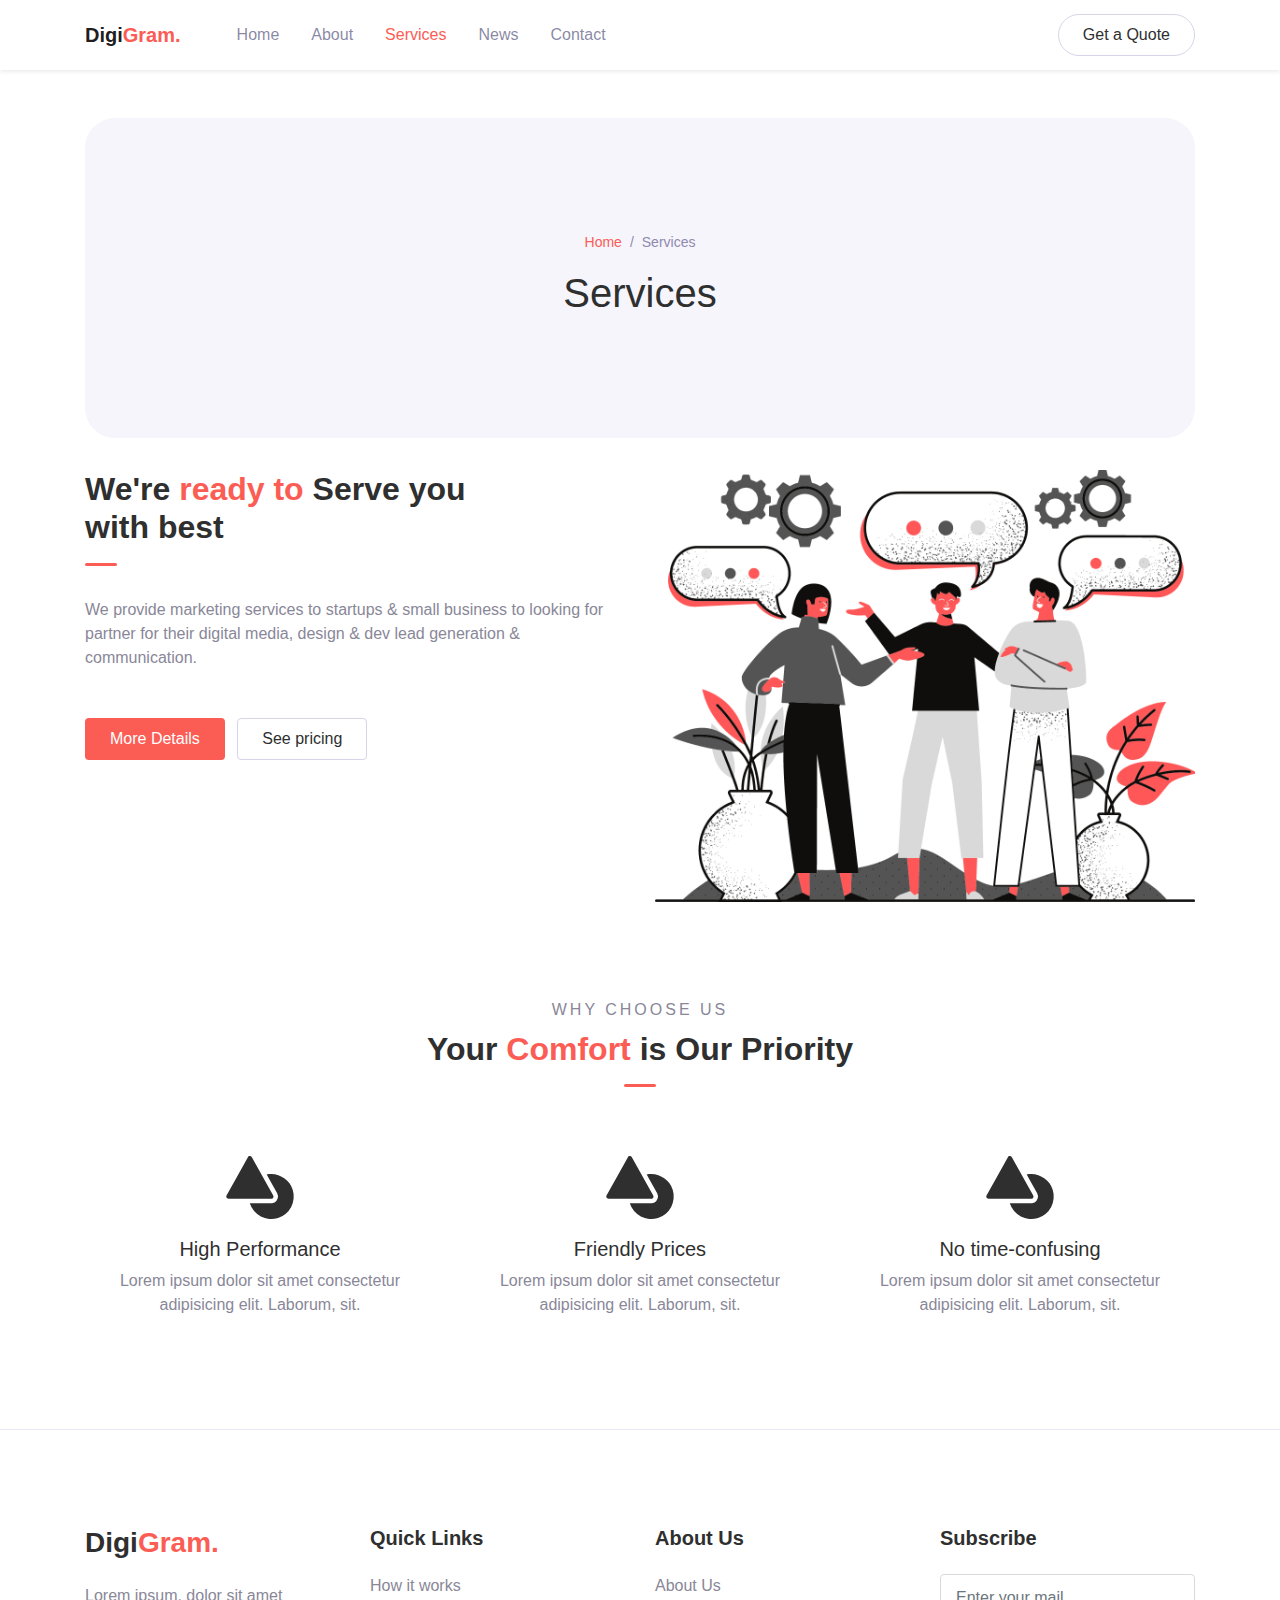
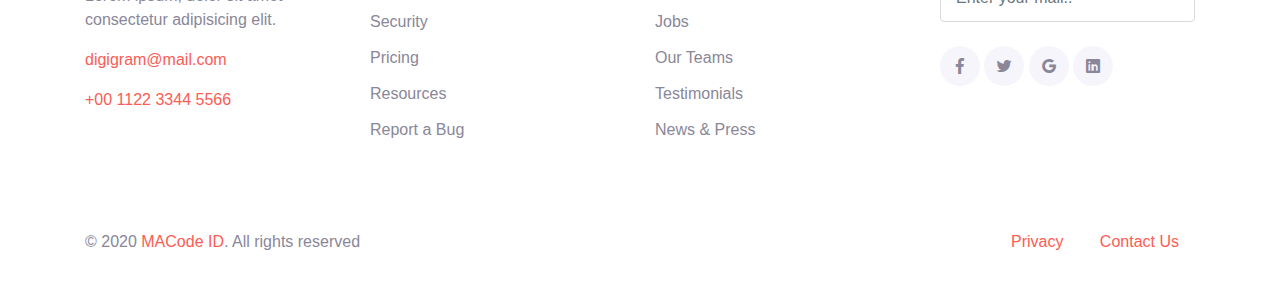
<file: services.html>
<!DOCTYPE html>
<html lang="en">
<head>
  <meta charset="UTF-8">
  <meta name="viewport" content="width=device-width, initial-scale=1.0">

  <meta http-equiv="X-UA-Compatible" content="IE=edge">

  <meta name="copyright" content="MACode ID, https://macodeid.com">

  <title>DigiGram - Free Agency Template</title>

  <link rel="stylesheet" href="assets/vendor/animate/animate.css">

  <link rel="stylesheet" href="assets/css/bootstrap.css">

  <link rel="stylesheet" href="assets/css/maicons.css">

  <link rel="stylesheet" href="assets/vendor/owl-carousel/css/owl.carousel.css">

  <link rel="stylesheet" href="assets/css/theme.css">

</head>
<body>

  <!-- Back to top button -->
  <div class="back-to-top"></div>

  <header>
    <nav class="navbar navbar-expand-lg navbar-light shadow-sm">
      <div class="container">
        <a href="index.html" class="navbar-brand">Digi<span class="text-primary">Gram.</span></a>

        <button class="navbar-toggler" data-toggle="collapse" data-target="#navbarContent" aria-controls="navbarContent" aria-expanded="false" aria-label="Toggle navigation">
          <span class="navbar-toggler-icon"></span>
        </button>

        <div class="navbar-collapse collapse" id="navbarContent">
          <ul class="navbar-nav ml-lg-4 pt-3 pt-lg-0">
            <li class="nav-item">
              <a href="index.html" class="nav-link">Home</a>
            </li>
            <li class="nav-item">
              <a href="about.html" class="nav-link">About</a>
            </li>
            <li class="nav-item active">
              <a href="services.html" class="nav-link">Services</a>
            </li>
            <li class="nav-item">
              <a href="blog.html" class="nav-link">News</a>
            </li>
            <li class="nav-item">
              <a href="contact.html" class="nav-link">Contact</a>
            </li>
          </ul>

          <div class="ml-auto">
            <a href="#" class="btn btn-outline rounded-pill">Get a Quote</a>
          </div>
        </div>
      </div>
    </nav>

    <div class="container mt-5">
      <div class="page-banner">
        <div class="row justify-content-center align-items-center h-100">
          <div class="col-md-6">
            <nav aria-label="Breadcrumb">
              <ul class="breadcrumb justify-content-center py-0 bg-transparent">
                <li class="breadcrumb-item"><a href="index.html">Home</a></li>
                <li class="breadcrumb-item active">Services</li>
              </ul>
            </nav>
            <h1 class="text-center">Services</h1>
          </div>
        </div>
      </div>
    </div>
  </header>

  <main>
    <div class="page-section">
      <div class="container">
        <div class="row">
          <div class="col-lg-6 py-3">
            <h2 class="title-section">We're <span class="marked">ready to</span> Serve you with best</h2>
            <div class="divider"></div>
            <p class="mb-5">We provide marketing services to startups & small business to looking for partner for their digital media, design & dev lead generation & communication.</p>
            <a href="#" class="btn btn-primary">More Details</a>
            <a href="#" class="btn btn-outline ml-2">See pricing</a>
          </div>
          <div class="col-lg-6 py-3">
            <div class="img-place text-center">
              <img src="assets/img/bg_image_3.png" alt="">
            </div>
          </div>
        </div>
      </div> <!-- .container -->
    </div> <!-- .page-section -->
  
    <div class="page-section">
      <div class="container">
        <div class="text-center">
          <div class="subhead">Why Choose Us</div>
          <h2 class="title-section">Your <span class="marked">Comfort</span> is Our Priority</h2>
          <div class="divider mx-auto"></div>
        </div>
  
        <div class="row mt-5 text-center">
          <div class="col-lg-4 py-3">
            <div class="display-3"><span class="mai-shapes"></span></div>
            <h5>High Performance</h5>
            <p>Lorem ipsum dolor sit amet consectetur adipisicing elit. Laborum, sit.</p>
          </div>
          <div class="col-lg-4 py-3">
            <div class="display-3"><span class="mai-shapes"></span></div>
            <h5>Friendly Prices</h5>
            <p>Lorem ipsum dolor sit amet consectetur adipisicing elit. Laborum, sit.</p>
          </div>
          <div class="col-lg-4 py-3">
            <div class="display-3"><span class="mai-shapes"></span></div>
            <h5>No time-confusing</h5>
            <p>Lorem ipsum dolor sit amet consectetur adipisicing elit. Laborum, sit.</p>
          </div>
        </div>
      </div> <!-- .container -->
    </div> <!-- .page-section -->
  </main>

  <footer class="page-footer">
    <div class="container">
      <div class="row justify-content-center mb-5">
        <div class="col-lg-3 py-3">
          <h3>Digi<span class="text-primary">Gram.</span></h3>
          <p>Lorem ipsum, dolor sit amet consectetur adipisicing elit.</p>

          <p><a href="#" >digigram@mail.com</a></p>
          <p><a href="#">+00 1122 3344 5566</a></p>
        </div>
        <div class="col-lg-3 py-3">
          <h5>Quick Links</h5>
          <ul class="footer-menu">
            <li><a href="#">How it works</a></li>
            <li><a href="#">Security</a></li>
            <li><a href="#">Pricing</a></li>
            <li><a href="#">Resources</a></li>
            <li><a href="#">Report a Bug</a></li>
          </ul>
        </div>
        <div class="col-lg-3 py-3">
          <h5>About Us</h5>
          <ul class="footer-menu">
            <li><a href="#">About Us</a></li>
            <li><a href="#">Jobs</a></li>
            <li><a href="#">Our Teams</a></li>
            <li><a href="#">Testimonials</a></li>
            <li><a href="#">News & Press</a></li>
          </ul>
        </div>
        <div class="col-lg-3 py-3">
          <h5>Subscribe</h5>
          <form action="#">
            <input type="text" class="form-control" placeholder="Enter your mail..">
          </form>

          <div class="sosmed-button mt-4">
            <a href="#"><span class="mai-logo-facebook-f"></span></a>
            <a href="#"><span class="mai-logo-twitter"></span></a>
            <a href="#"><span class="mai-logo-google"></span></a>
            <a href="#"><span class="mai-logo-linkedin"></span></a>
          </div>
        </div>
      </div>

      <div class="row">
        <div class="col-sm-6 py-2">
          <p id="copyright">&copy; 2020 <a href="https://macodeid.com/">MACode ID</a>. All rights reserved</p>
        </div>
        <div class="col-sm-6 py-2 text-right">
          <div class="d-inline-block px-3">
            <a href="#">Privacy</a>
          </div>
          <div class="d-inline-block px-3">
            <a href="#">Contact Us</a>
          </div>
        </div>
      </div>
    </div> <!-- .container -->
  </footer> <!-- .page-footer -->


  <script src="assets/js/jquery-3.5.1.min.js"></script>

  <script src="assets/js/bootstrap.bundle.min.js"></script>

  <script src="assets/vendor/wow/wow.min.js"></script>

  <script src="assets/vendor/owl-carousel/js/owl.carousel.min.js"></script>

  <script src="assets/vendor/waypoints/jquery.waypoints.min.js"></script>

  <script src="assets/vendor/animateNumber/jquery.animateNumber.min.js"></script>

  <script src="assets/js/google-maps.js"></script>

  <script src="assets/js/theme.js"></script>


</body>
</html>
</file>
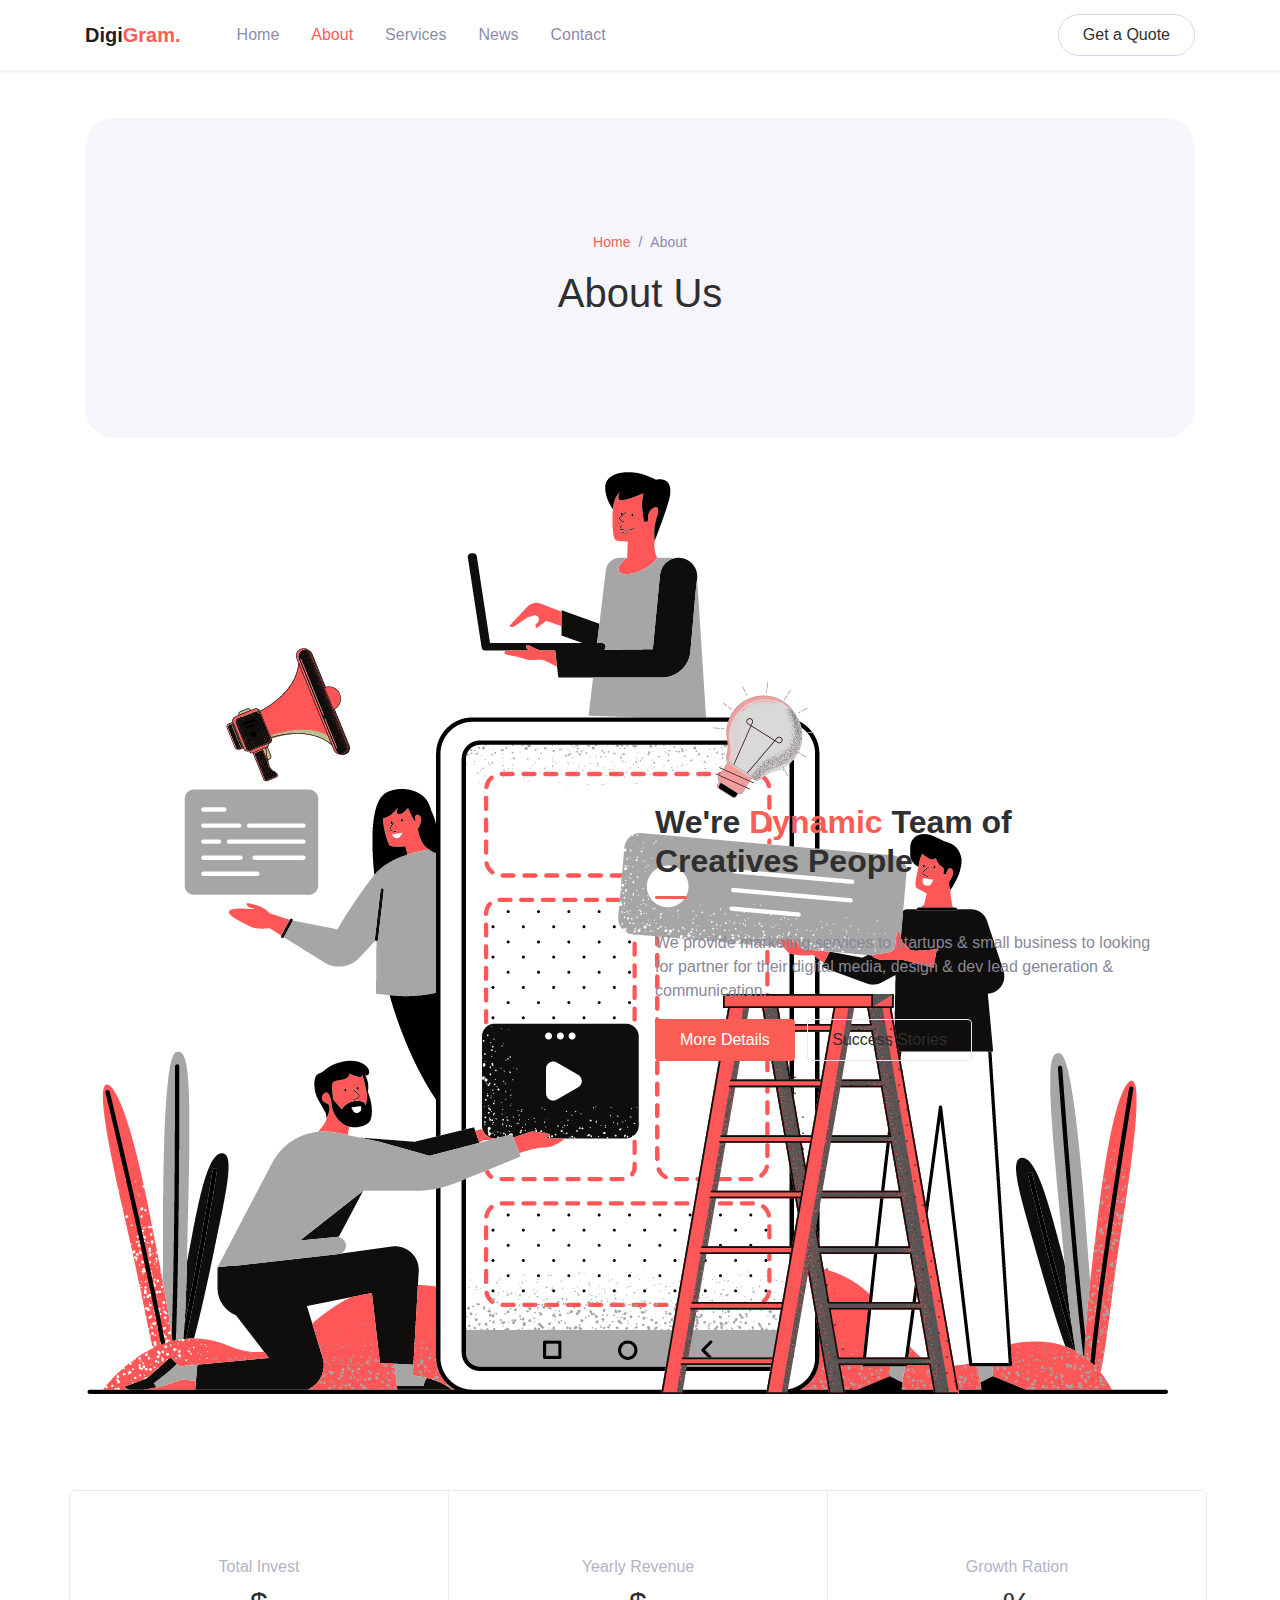
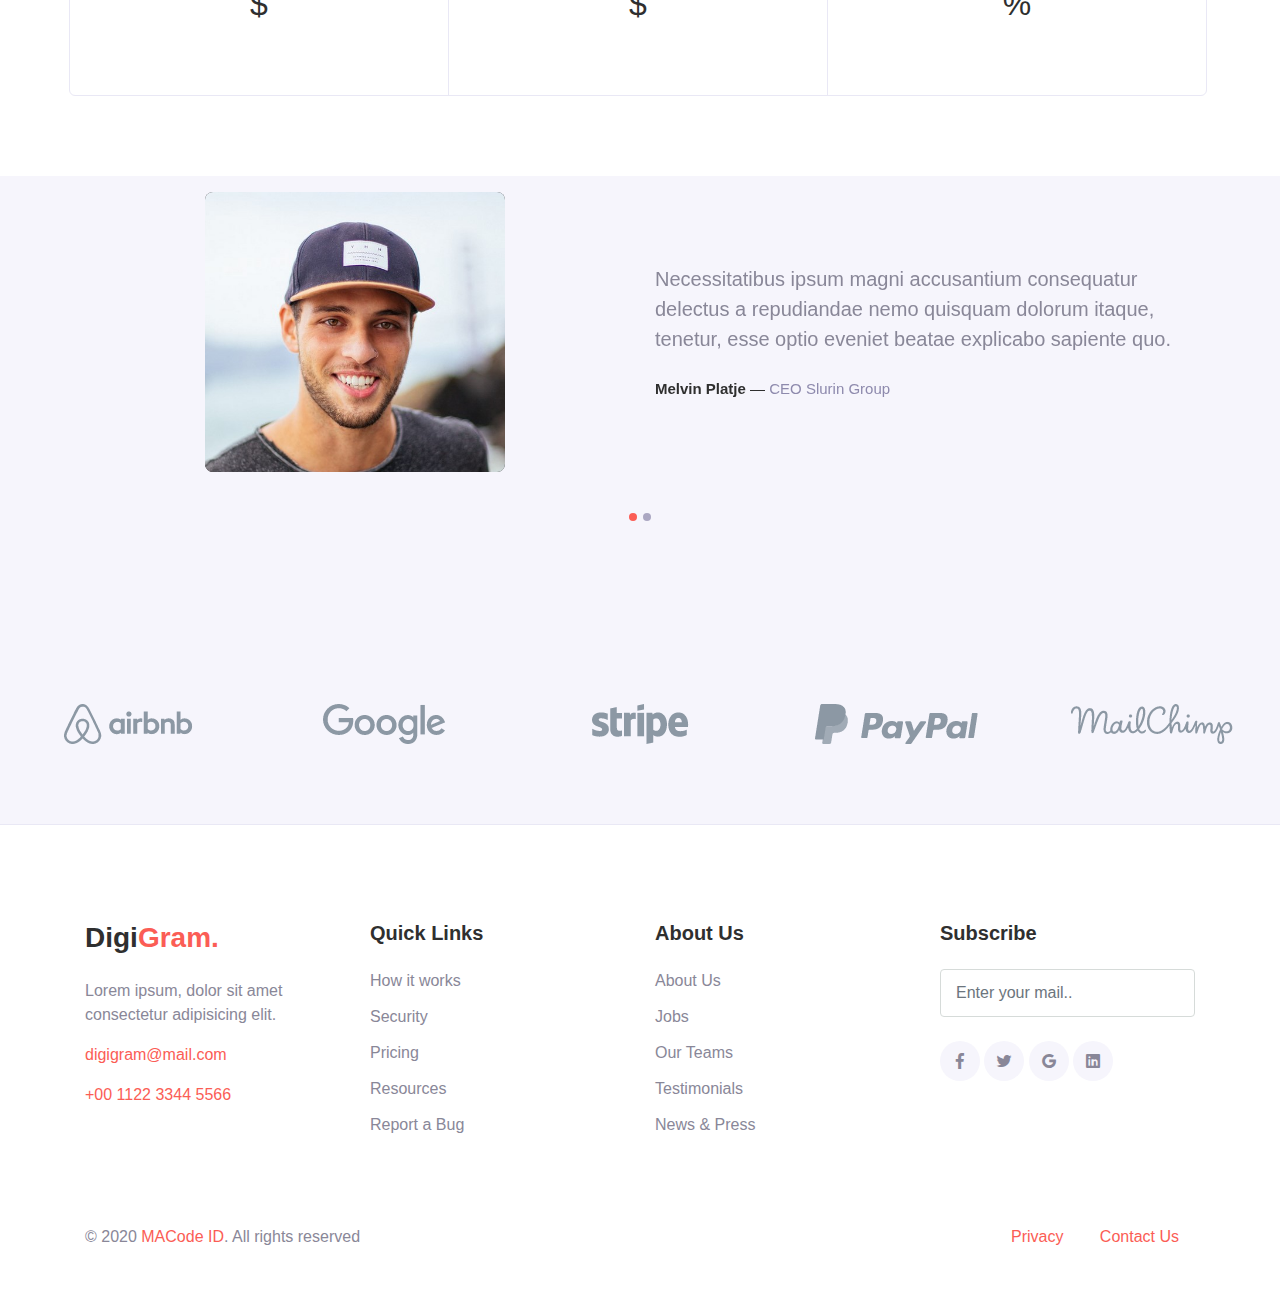
<file: html/about.html>
<!DOCTYPE html>
<html lang="en">
<head>
  <meta charset="UTF-8">
  <meta name="viewport" content="width=device-width, initial-scale=1.0">

  <meta http-equiv="X-UA-Compatible" content="IE=edge">

  <meta name="copyright" content="MACode ID, https://macodeid.com">

  <title>DigiGram - Free Agency Template</title>

  <link rel="stylesheet" href="../assets/vendor/animate/animate.css">

  <link rel="stylesheet" href="../assets/css/bootstrap.css">

  <link rel="stylesheet" href="../assets/css/maicons.css">

  <link rel="stylesheet" href="../assets/vendor/owl-carousel/css/owl.carousel.css">

  <link rel="stylesheet" href="../assets/css/theme.css">

</head>
<body>

  <!-- Back to top button -->
  <div class="back-to-top"></div>

  <header>
    <nav class="navbar navbar-expand-lg navbar-light shadow-sm">
      <div class="container">
        <a href="index.html" class="navbar-brand">Digi<span class="text-primary">Gram.</span></a>

        <button class="navbar-toggler" data-toggle="collapse" data-target="#navbarContent" aria-controls="navbarContent" aria-expanded="false" aria-label="Toggle navigation">
          <span class="navbar-toggler-icon"></span>
        </button>

        <div class="navbar-collapse collapse" id="navbarContent">
          <ul class="navbar-nav ml-lg-4 pt-3 pt-lg-0">
            <li class="nav-item">
              <a href="index.html" class="nav-link">Home</a>
            </li>
            <li class="nav-item active">
              <a href="about.html" class="nav-link">About</a>
            </li>
            <li class="nav-item">
              <a href="services.html" class="nav-link">Services</a>
            </li>
            <li class="nav-item">
              <a href="blog.html" class="nav-link">News</a>
            </li>
            <li class="nav-item">
              <a href="contact.html" class="nav-link">Contact</a>
            </li>
          </ul>

          <div class="ml-auto">
            <a href="#" class="btn btn-outline rounded-pill">Get a Quote</a>
          </div>
        </div>
      </div>
    </nav>

    <div class="container mt-5">
      <div class="page-banner">
        <div class="row justify-content-center align-items-center h-100">
          <div class="col-md-6">
            <nav aria-label="Breadcrumb">
              <ul class="breadcrumb justify-content-center py-0 bg-transparent">
                <li class="breadcrumb-item"><a href="index.html">Home</a></li>
                <li class="breadcrumb-item active">About</li>
              </ul>
            </nav>
            <h1 class="text-center">About Us</h1>
          </div>
        </div>
      </div>
    </div>
  </header>

  <main>
    <div class="page-section">
      <div class="container">
        <div class="row align-items-center">
          <div class="col-lg-6 py-3">
            <div class="img-fluid text-center">
              <img src="../assets/img/bg_image_2.png" alt="">
            </div>
          </div>
          <div class="col-lg-6 py-3 pr-lg-5">
            <h2 class="title-section">We're <span class="marked">Dynamic</span> Team of Creatives People</h2>
            <div class="divider"></div>
            <p>We provide marketing services to startups & small business to looking for partner for their digital media, design & dev lead generation & communication.</p>
            <a href="#" class="btn btn-primary">More Details</a>
            <a href="#" class="btn btn-outline border ml-2">Success Stories</a>
          </div>
        </div>
      </div> <!-- .container -->
    </div> <!-- .page-section -->

    <div class="page-section counter-section">
      <div class="container">
        <div class="row align-items-center text-center">
          <div class="col-lg-4">
            <p>Total Invest</p>
            <h2>$<span class="number" data-number="816278"></span></h2>
          </div>
          <div class="col-lg-4">
            <p>Yearly Revenue</p>
            <h2>$<span class="number" data-number="216422"></span></h2>
          </div>
          <div class="col-lg-4">
            <p>Growth Ration</p>
            <h2><span class="number" data-number="73"></span>%</h2>
          </div>
        </div>
      </div> <!-- .container -->
    </div> <!-- .page-section -->
  
    <!-- Testimonials -->
    <div class="page-section bg-light">
      <div class="container">
        
        <div class="owl-carousel" id="testimonials">
          <div class="item">
            <div class="row align-items-center">
              <div class="col-md-6 py-3">
                <div class="testi-image">
                  <img src="../assets/img/person/person_1.jpg" alt="">
                </div>
              </div>
              <div class="col-md-6 py-3">
                <div class="testi-content">
                  <p>Necessitatibus ipsum magni accusantium consequatur delectus a repudiandae nemo quisquam dolorum itaque, tenetur, esse optio eveniet beatae explicabo sapiente quo.</p>
                  <div class="entry-footer">
                    <strong>Melvin Platje</strong> &mdash; <span class="text-grey">CEO Slurin Group</span>
                  </div>
                </div>
              </div>
            </div>
          </div>
  
          <div class="item">
            <div class="row align-items-center">
              <div class="col-md-6 py-3">
                <div class="testi-image">
                  <img src="../assets/img/person/person_2.jpg" alt="">
                </div>
              </div>
              <div class="col-md-6 py-3">
                <div class="testi-content">
                  <p>Repudiandae vero assumenda sequi labore ipsum eos ducimus provident a nam vitae et, dolorum temporibus inventore quaerat consectetur quos! Animi, qui ratione?</p>
                  <div class="entry-footer">
                    <strong>George Burke</strong> &mdash; <span class="text-grey">CEO Letro</span>
                  </div>
                </div>
              </div>
            </div>
          </div>
  
        </div>
      </div> <!-- .container -->
    </div> <!-- .page-section -->
    
    <div class="page-section client-section">
      <div class="container-fluid">
        <div class="row row-cols-2 row-cols-md-3 row-cols-lg-5 justify-content-center">
          <div class="item">
            <img src="../assets/img/clients/airbnb.png" alt="">
          </div>
          <div class="item">
            <img src="../assets/img/clients/google.png" alt="">
          </div>
          <div class="item">
            <img src="../assets/img/clients/stripe.png" alt="">
          </div>
          <div class="item">
            <img src="../assets/img/clients/paypal.png" alt="">
          </div>
          <div class="item">
            <img src="../assets/img/clients/mailchimp.png" alt="">
          </div>
        </div>
      </div> <!-- .container-fluid -->
    </div> <!-- .page-section -->
  </main>

  <footer class="page-footer">
    <div class="container">
      <div class="row justify-content-center mb-5">
        <div class="col-lg-3 py-3">
          <h3>Digi<span class="text-primary">Gram.</span></h3>
          <p>Lorem ipsum, dolor sit amet consectetur adipisicing elit.</p>

          <p><a href="#" >digigram@mail.com</a></p>
          <p><a href="#">+00 1122 3344 5566</a></p>
        </div>
        <div class="col-lg-3 py-3">
          <h5>Quick Links</h5>
          <ul class="footer-menu">
            <li><a href="#">How it works</a></li>
            <li><a href="#">Security</a></li>
            <li><a href="#">Pricing</a></li>
            <li><a href="#">Resources</a></li>
            <li><a href="#">Report a Bug</a></li>
          </ul>
        </div>
        <div class="col-lg-3 py-3">
          <h5>About Us</h5>
          <ul class="footer-menu">
            <li><a href="#">About Us</a></li>
            <li><a href="#">Jobs</a></li>
            <li><a href="#">Our Teams</a></li>
            <li><a href="#">Testimonials</a></li>
            <li><a href="#">News & Press</a></li>
          </ul>
        </div>
        <div class="col-lg-3 py-3">
          <h5>Subscribe</h5>
          <form action="#">
            <input type="text" class="form-control" placeholder="Enter your mail..">
          </form>

          <div class="sosmed-button mt-4">
            <a href="#"><span class="mai-logo-facebook-f"></span></a>
            <a href="#"><span class="mai-logo-twitter"></span></a>
            <a href="#"><span class="mai-logo-google"></span></a>
            <a href="#"><span class="mai-logo-linkedin"></span></a>
          </div>
        </div>
      </div>

      <div class="row">
        <div class="col-sm-6 py-2">
          <p id="copyright">&copy; 2020 <a href="https://macodeid.com/">MACode ID</a>. All rights reserved</p>
        </div>
        <div class="col-sm-6 py-2 text-right">
          <div class="d-inline-block px-3">
            <a href="#">Privacy</a>
          </div>
          <div class="d-inline-block px-3">
            <a href="#">Contact Us</a>
          </div>
        </div>
      </div>
    </div> <!-- .container -->
  </footer> <!-- .page-footer -->


  <script src="../assets/js/jquery-3.5.1.min.js"></script>

  <script src="../assets/js/bootstrap.bundle.min.js"></script>

  <script src="../assets/vendor/wow/wow.min.js"></script>

  <script src="../assets/vendor/owl-carousel/js/owl.carousel.min.js"></script>

  <script src="../assets/vendor/waypoints/jquery.waypoints.min.js"></script>

  <script src="../assets/vendor/animateNumber/jquery.animateNumber.min.js"></script>

  <script src="../assets/js/google-maps.js"></script>

  <script src="../assets/js/theme.js"></script>

</body>
</html>
</file>
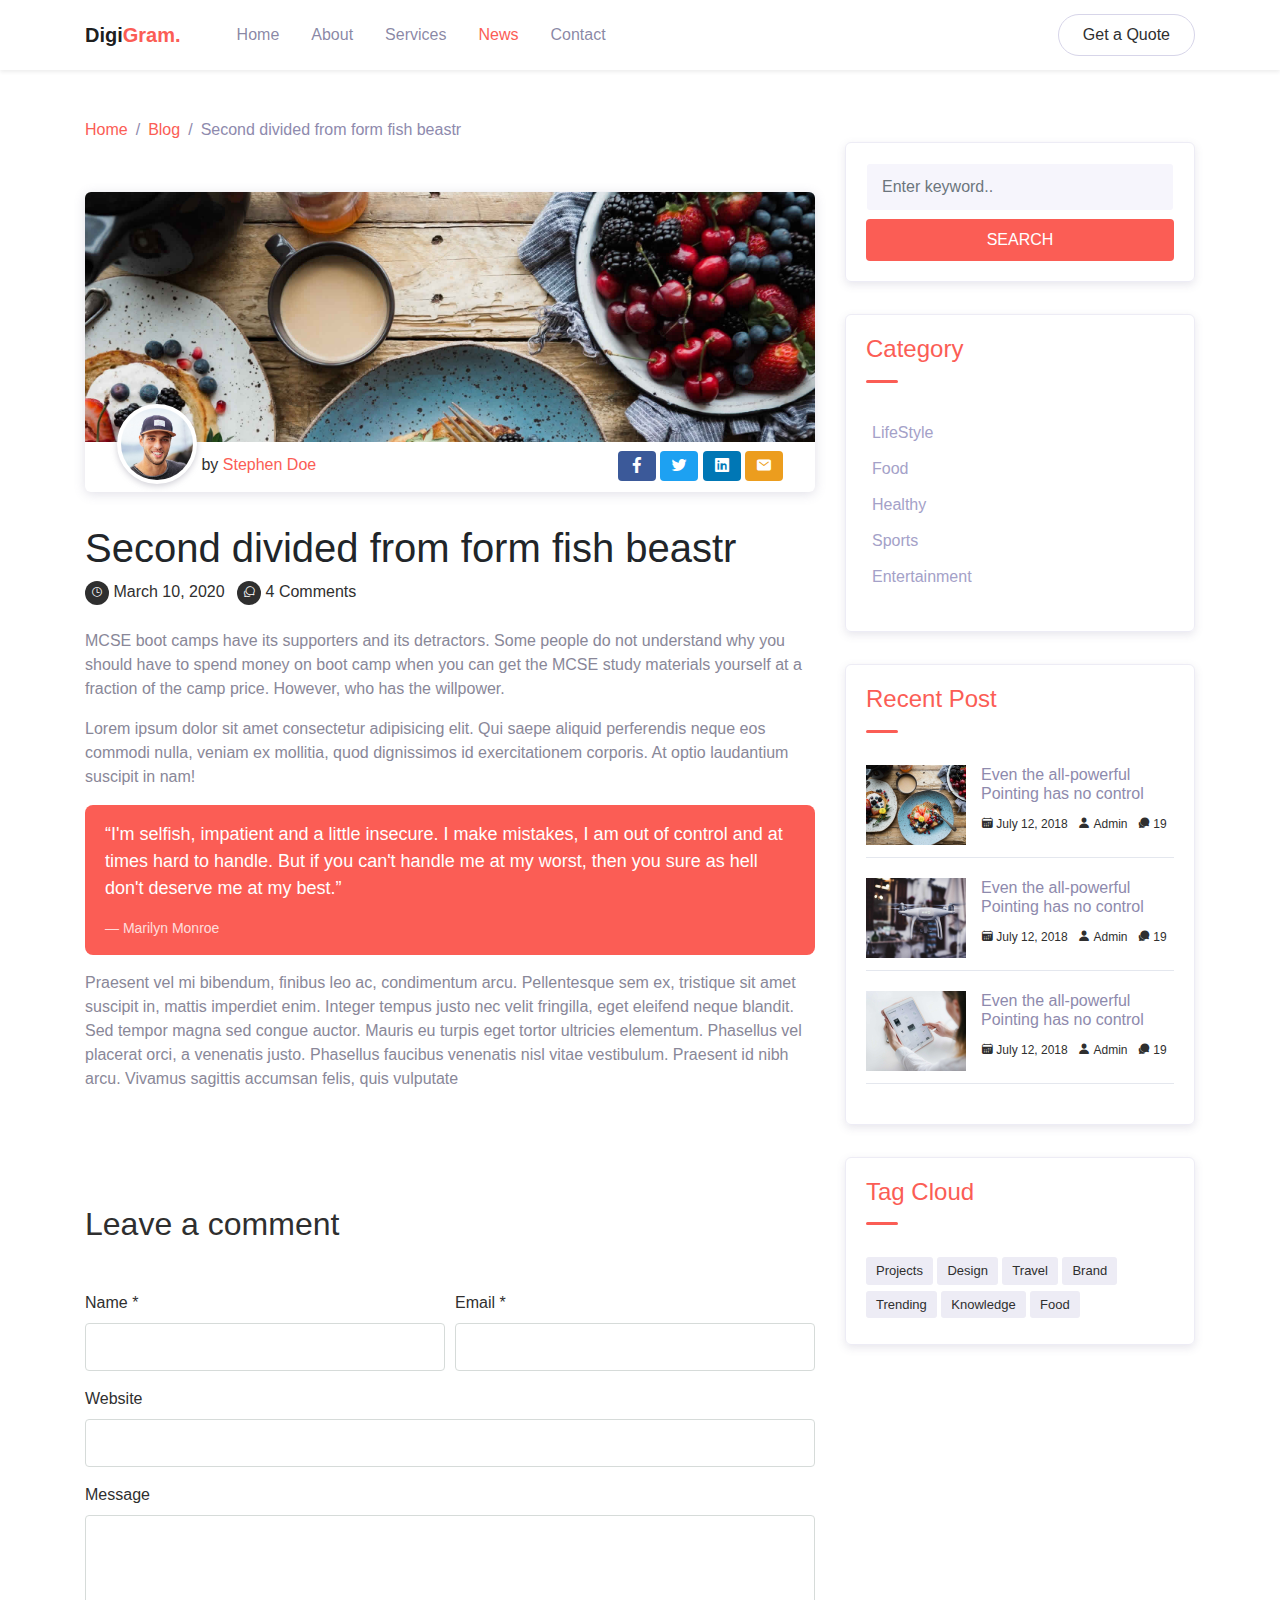
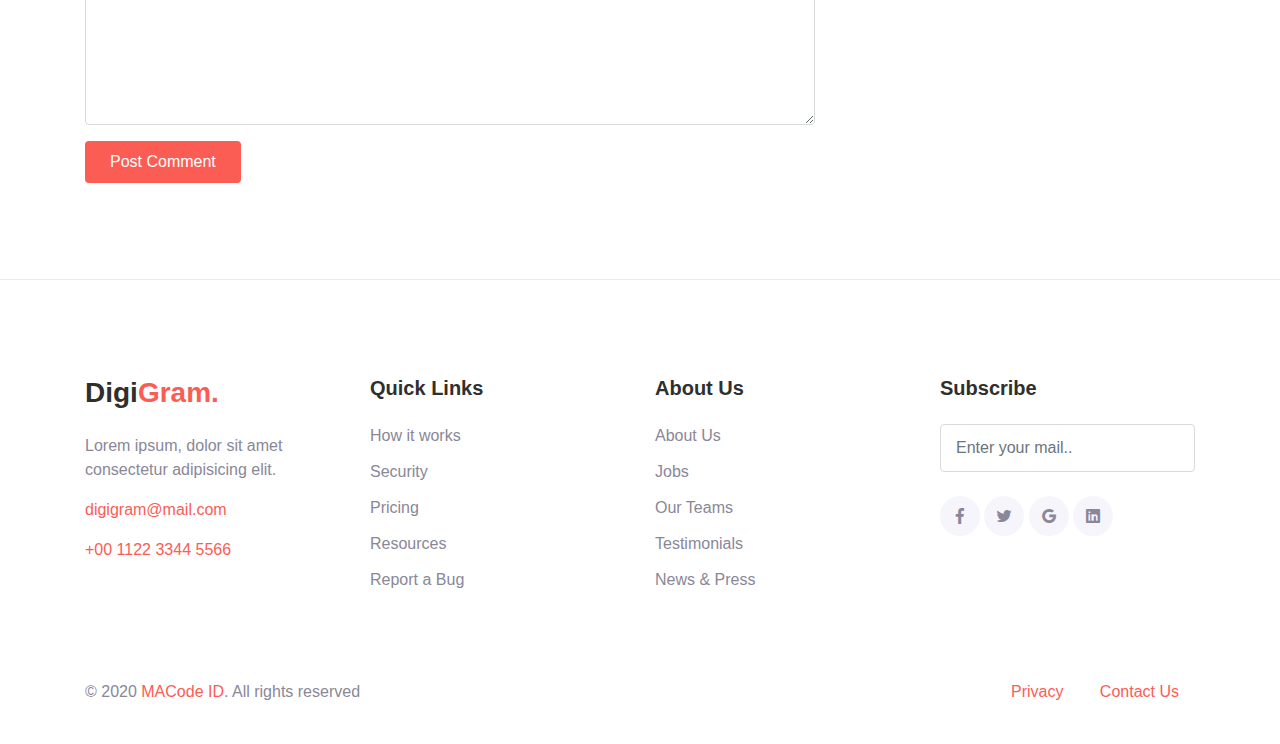
<file: html/blog-single.html>
<!DOCTYPE html>
<html lang="en">
<head>
  <meta charset="UTF-8">
  <meta name="viewport" content="width=device-width, initial-scale=1.0">

  <meta http-equiv="X-UA-Compatible" content="IE=edge">

  <meta name="copyright" content="MACode ID, https://macodeid.com">

  <title>DigiGram - Free Agency Template</title>

  <link rel="stylesheet" href="../assets/vendor/animate/animate.css">

  <link rel="stylesheet" href="../assets/css/bootstrap.css">

  <link rel="stylesheet" href="../assets/css/maicons.css">

  <link rel="stylesheet" href="../assets/vendor/owl-carousel/css/owl.carousel.css">

  <link rel="stylesheet" href="../assets/css/theme.css">

</head>
<body>

  <!-- Back to top button -->
  <div class="back-to-top"></div>

  <header>
    <nav class="navbar navbar-expand-lg navbar-light shadow-sm">
      <div class="container">
        <a href="index.html" class="navbar-brand">Digi<span class="text-primary">Gram.</span></a>

        <button class="navbar-toggler" data-toggle="collapse" data-target="#navbarContent" aria-controls="navbarContent" aria-expanded="false" aria-label="Toggle navigation">
          <span class="navbar-toggler-icon"></span>
        </button>

        <div class="navbar-collapse collapse" id="navbarContent">
          <ul class="navbar-nav ml-lg-4 pt-3 pt-lg-0">
            <li class="nav-item">
              <a href="index.html" class="nav-link">Home</a>
            </li>
            <li class="nav-item">
              <a href="about.html" class="nav-link">About</a>
            </li>
            <li class="nav-item">
              <a href="services.html" class="nav-link">Services</a>
            </li>
            <li class="nav-item active">
              <a href="blog.html" class="nav-link">News</a>
            </li>
            <li class="nav-item">
              <a href="contact.html" class="nav-link">Contact</a>
            </li>
          </ul>

          <div class="ml-auto">
            <a href="#" class="btn btn-outline rounded-pill">Get a Quote</a>
          </div>
        </div>
      </div>
    </nav>
  </header>

  <main>
    <div class="page-section pt-5">
      <div class="container">
        <nav aria-label="Breadcrumb">
          <ul class="breadcrumb p-0 mb-0 bg-transparent">
            <li class="breadcrumb-item"><a href="index.html">Home</a></li>
            <li class="breadcrumb-item"><a href="blog.html">Blog</a></li>
            <li class="breadcrumb-item active">Second divided from form fish beastr</li>
          </ul>
        </nav>
        
        <div class="row">
          <div class="col-lg-8">
            <div class="blog-single-wrap">
              <div class="header">
                <div class="post-thumb">
                  <img src="../assets/img/blog/blog-1.jpg" alt="">
                </div>
                <div class="meta-header">
                  <div class="post-author">
                    <div class="avatar">
                      <img src="../assets/img/person/person_1.jpg" alt="">
                    </div>
                    by <a href="#">Stephen Doe</a>
                  </div>
  
                  <div class="post-sharer">
                    <a href="#" class="btn social-facebook"><span class="mai-logo-facebook-f"></span></a>
                    <a href="#" class="btn social-twitter"><span class="mai-logo-twitter"></span></a>
                    <a href="#" class="btn social-linkedin"><span class="mai-logo-linkedin"></span></a>
                    <a href="#" class="btn"><span class="mai-mail"></span></a>
                  </div>
                </div>
              </div>
              <h1 class="post-title">Second divided from form fish beastr</h1>
              <div class="post-meta">
                <div class="post-date">
                  <span class="icon">
                    <span class="mai-time-outline"></span>
                  </span> <a href="#">March 10, 2020</a>
                </div>
                <div class="post-comment-count ml-2">
                  <span class="icon">
                    <span class="mai-chatbubbles-outline"></span>
                  </span> <a href="#">4 Comments</a>
                </div>
              </div>
              <div class="post-content">
                <p>MCSE boot camps have its supporters and its detractors. Some people do not understand why you should have to spend money on boot camp when you can get the MCSE study materials yourself at a fraction of the camp price. However, who has the willpower.</p>
                <p>Lorem ipsum dolor sit amet consectetur adipisicing elit. Qui saepe aliquid perferendis neque eos commodi nulla, veniam ex mollitia, quod dignissimos id exercitationem corporis. At optio laudantium suscipit in nam!</p>
                <blockquote class="quote">“I'm selfish, impatient and a little insecure. I make mistakes, I am out of control and at times hard to handle. But if you can't handle me at my worst, then you sure as hell don't deserve me at my best.”
                <span class="author">― Marilyn Monroe</span></blockquote>
                <p>Praesent vel mi bibendum, finibus leo ac, condimentum arcu. Pellentesque sem ex, tristique sit amet suscipit in, mattis imperdiet enim. Integer tempus justo nec velit fringilla, eget eleifend neque blandit. Sed tempor magna sed congue auctor. Mauris eu turpis eget tortor ultricies elementum. Phasellus vel placerat orci, a venenatis justo. Phasellus faucibus venenatis nisl vitae vestibulum. Praesent id nibh arcu. Vivamus sagittis accumsan felis, quis vulputate</p>
              </div>
            </div>
  
            <div class="comment-form-wrap pt-5">
              <h2 class="mb-5">Leave a comment</h2>
              <form action="#" class="">
                <div class="form-row form-group">
                  <div class="col-md-6">
                    <label for="name">Name *</label>
                    <input type="text" class="form-control" id="name">
                  </div>
                  <div class="col-md-6">
                    <label for="email">Email *</label>
                    <input type="email" class="form-control" id="email">
                  </div>
                </div>
                <div class="form-group">
                  <label for="website">Website</label>
                  <input type="url" class="form-control" id="website">
                </div>
    
                <div class="form-group">
                  <label for="message">Message</label>
                  <textarea name="msg" id="message" cols="30" rows="8" class="form-control"></textarea>
                </div>
                <div class="form-group">
                  <input type="submit" value="Post Comment" class="btn btn-primary">
                </div>
    
              </form>
            </div>
  
          </div>
          <div class="col-lg-4">
            <div class="widget">
              <!-- Widget search -->
              <div class="widget-box">
                <form action="#" class="search-widget">
                  <input type="text" class="form-control" placeholder="Enter keyword..">
                  <button type="submit" class="btn btn-primary btn-block">Search</button>
                </form>
              </div>
  
              <!-- Widget Categories -->
              <div class="widget-box">
                <h4 class="widget-title">Category</h4>
                <div class="divider"></div>
  
                <ul class="categories">
                  <li><a href="#">LifeStyle</a></li>
                  <li><a href="#">Food</a></li>
                  <li><a href="#">Healthy</a></li>
                  <li><a href="#">Sports</a></li>
                  <li><a href="#">Entertainment</a></li>
                </ul>
              </div>
  
              <!-- Widget recent post -->
              <div class="widget-box">
                <h4 class="widget-title">Recent Post</h4>
                <div class="divider"></div>
  
                <div class="blog-item">
                    <a class="post-thumb" href="">
                      <img src="../assets/img/blog/blog-1.jpg" alt="">
                    </a>
                    <div class="content">
                      <h6 class="post-title"><a href="#">Even the all-powerful Pointing has no control</a></h6>
                      <div class="meta">
                        <a href="#"><span class="mai-calendar"></span> July 12, 2018</a>
                        <a href="#"><span class="mai-person"></span> Admin</a>
                        <a href="#"><span class="mai-chatbubbles"></span> 19</a>
                      </div>
                    </div>
                </div>
  
                <div class="blog-item">
                    <a class="post-thumb" href="">
                      <img src="../assets/img/blog/blog-2.jpg" alt="">
                    </a>
                    <div class="content">
                      <h6 class="post-title"><a href="#">Even the all-powerful Pointing has no control</a></h6>
                      <div class="meta">
                        <a href="#"><span class="mai-calendar"></span> July 12, 2018</a>
                        <a href="#"><span class="mai-person"></span> Admin</a>
                        <a href="#"><span class="mai-chatbubbles"></span> 19</a>
                      </div>
                    </div>
                </div>
  
                <div class="blog-item">
                    <a class="post-thumb" href="">
                      <img src="../assets/img/blog/blog-3.jpg" alt="">
                    </a>
                    <div class="content">
                      <h6 class="post-title"><a href="#">Even the all-powerful Pointing has no control</a></h6>
                      <div class="meta">
                        <a href="#"><span class="mai-calendar"></span> July 12, 2018</a>
                        <a href="#"><span class="mai-person"></span> Admin</a>
                        <a href="#"><span class="mai-chatbubbles"></span> 19</a>
                      </div>
                    </div>
                </div>
  
              </div>
  
              <!-- Widget Tag Cloud -->
              <div class="widget-box">
                <h4 class="widget-title">Tag Cloud</h4>
                <div class="divider"></div>
  
                <div class="tag-clouds">
                  <a href="#" class="tag-cloud-link">Projects</a>
                  <a href="#" class="tag-cloud-link">Design</a>
                  <a href="#" class="tag-cloud-link">Travel</a>
                  <a href="#" class="tag-cloud-link">Brand</a>
                  <a href="#" class="tag-cloud-link">Trending</a>
                  <a href="#" class="tag-cloud-link">Knowledge</a>
                  <a href="#" class="tag-cloud-link">Food</a>
                </div>
              </div>
  
            </div>
          </div>
        </div>
  
      </div>
    </div>
  </main>

  <footer class="page-footer">
    <div class="container">
      <div class="row justify-content-center mb-5">
        <div class="col-lg-3 py-3">
          <h3>Digi<span class="text-primary">Gram.</span></h3>
          <p>Lorem ipsum, dolor sit amet consectetur adipisicing elit.</p>

          <p><a href="#" >digigram@mail.com</a></p>
          <p><a href="#">+00 1122 3344 5566</a></p>
        </div>
        <div class="col-lg-3 py-3">
          <h5>Quick Links</h5>
          <ul class="footer-menu">
            <li><a href="#">How it works</a></li>
            <li><a href="#">Security</a></li>
            <li><a href="#">Pricing</a></li>
            <li><a href="#">Resources</a></li>
            <li><a href="#">Report a Bug</a></li>
          </ul>
        </div>
        <div class="col-lg-3 py-3">
          <h5>About Us</h5>
          <ul class="footer-menu">
            <li><a href="#">About Us</a></li>
            <li><a href="#">Jobs</a></li>
            <li><a href="#">Our Teams</a></li>
            <li><a href="#">Testimonials</a></li>
            <li><a href="#">News & Press</a></li>
          </ul>
        </div>
        <div class="col-lg-3 py-3">
          <h5>Subscribe</h5>
          <form action="#">
            <input type="text" class="form-control" placeholder="Enter your mail..">
          </form>

          <div class="sosmed-button mt-4">
            <a href="#"><span class="mai-logo-facebook-f"></span></a>
            <a href="#"><span class="mai-logo-twitter"></span></a>
            <a href="#"><span class="mai-logo-google"></span></a>
            <a href="#"><span class="mai-logo-linkedin"></span></a>
          </div>
        </div>
      </div>

      <div class="row">
        <div class="col-sm-6 py-2">
          <p id="copyright">&copy; 2020 <a href="https://macodeid.com/">MACode ID</a>. All rights reserved</p>
        </div>
        <div class="col-sm-6 py-2 text-right">
          <div class="d-inline-block px-3">
            <a href="#">Privacy</a>
          </div>
          <div class="d-inline-block px-3">
            <a href="#">Contact Us</a>
          </div>
        </div>
      </div>
    </div> <!-- .container -->
  </footer> <!-- .page-footer -->


  <script src="../assets/js/jquery-3.5.1.min.js"></script>

  <script src="../assets/js/bootstrap.bundle.min.js"></script>

  <script src="../assets/vendor/wow/wow.min.js"></script>

  <script src="../assets/vendor/owl-carousel/js/owl.carousel.min.js"></script>

  <script src="../assets/vendor/waypoints/jquery.waypoints.min.js"></script>

  <script src="../assets/vendor/animateNumber/jquery.animateNumber.min.js"></script>

  <script src="../assets/js/google-maps.js"></script>

  <script src="../assets/js/theme.js"></script>

</body>
</html>
</file>
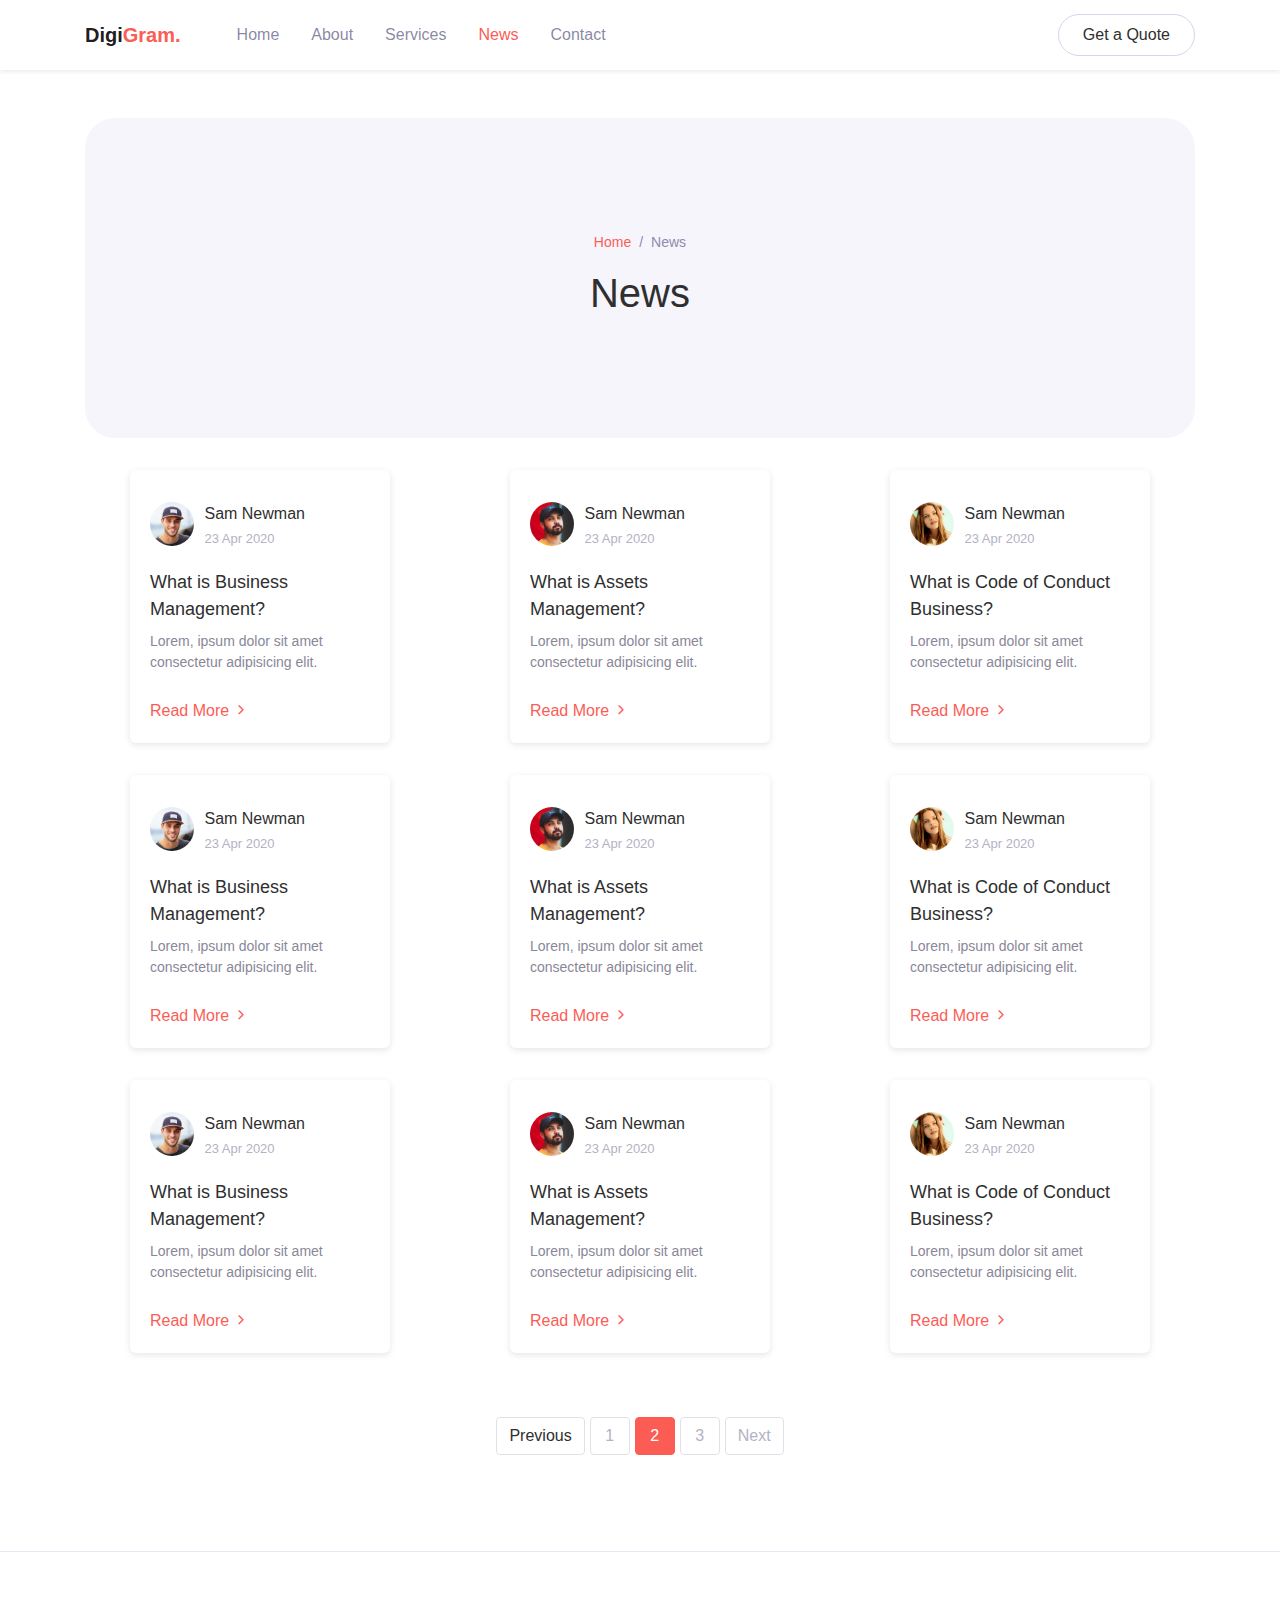
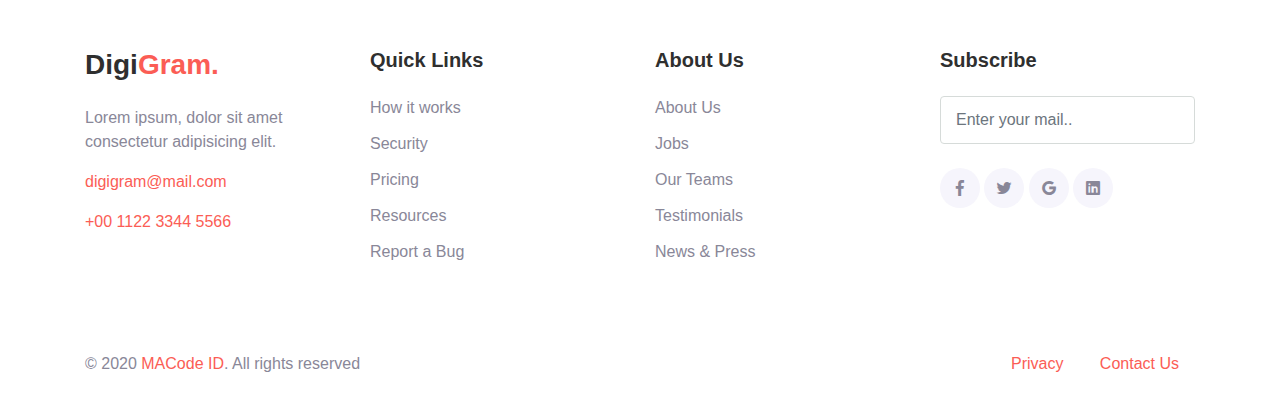
<file: html/blog.html>
<!DOCTYPE html>
<html lang="en">
<head>
  <meta charset="UTF-8">
  <meta name="viewport" content="width=device-width, initial-scale=1.0">

  <meta http-equiv="X-UA-Compatible" content="IE=edge">

  <meta name="copyright" content="MACode ID, https://macodeid.com">

  <title>DigiGram - Free Agency Template</title>

  <link rel="stylesheet" href="../assets/vendor/animate/animate.css">

  <link rel="stylesheet" href="../assets/css/bootstrap.css">

  <link rel="stylesheet" href="../assets/css/maicons.css">

  <link rel="stylesheet" href="../assets/vendor/owl-carousel/css/owl.carousel.css">

  <link rel="stylesheet" href="../assets/css/theme.css">

</head>
<body>

  <!-- Back to top button -->
  <div class="back-to-top"></div>

  <header>
    <nav class="navbar navbar-expand-lg navbar-light shadow-sm">
      <div class="container">
        <a href="index.html" class="navbar-brand">Digi<span class="text-primary">Gram.</span></a>

        <button class="navbar-toggler" data-toggle="collapse" data-target="#navbarContent" aria-controls="navbarContent" aria-expanded="false" aria-label="Toggle navigation">
          <span class="navbar-toggler-icon"></span>
        </button>

        <div class="navbar-collapse collapse" id="navbarContent">
          <ul class="navbar-nav ml-lg-4 pt-3 pt-lg-0">
            <li class="nav-item">
              <a href="index.html" class="nav-link">Home</a>
            </li>
            <li class="nav-item">
              <a href="about.html" class="nav-link">About</a>
            </li>
            <li class="nav-item">
              <a href="services.html" class="nav-link">Services</a>
            </li>
            <li class="nav-item active">
              <a href="blog.html" class="nav-link">News</a>
            </li>
            <li class="nav-item">
              <a href="contact.html" class="nav-link">Contact</a>
            </li>
          </ul>

          <div class="ml-auto">
            <a href="#" class="btn btn-outline rounded-pill">Get a Quote</a>
          </div>
        </div>
      </div>
    </nav>

    <div class="container mt-5">
      <div class="page-banner">
        <div class="row justify-content-center align-items-center h-100">
          <div class="col-md-6">
            <nav aria-label="Breadcrumb">
              <ul class="breadcrumb justify-content-center py-0 bg-transparent">
                <li class="breadcrumb-item"><a href="index.html">Home</a></li>
                <li class="breadcrumb-item active">News</li>
              </ul>
            </nav>
            <h1 class="text-center">News</h1>
          </div>
        </div>
      </div>
    </div>
  </header>

  <main>
    <div class="page-section">
      <div class="container">
        <div class="row">
          <div class="col-md-6 col-lg-4 py-3">
            <div class="card-blog">
              <div class="header">
                <div class="avatar">
                  <img src="../assets/img/person/person_1.jpg" alt="">
                </div>
                <div class="entry-footer">
                  <div class="post-author">Sam Newman</div>
                  <a href="#" class="post-date">23 Apr 2020</a>
                </div>
              </div>
              <div class="body">
                <div class="post-title"><a href="blog-single.html">What is Business Management?</a></div>
                <div class="post-excerpt">Lorem, ipsum dolor sit amet consectetur adipisicing elit.</div>
              </div>
              <div class="footer">
                <a href="blog-single.html">Read More <span class="mai-chevron-forward text-sm"></span></a>
              </div>
            </div>
          </div>
          <div class="col-md-6 col-lg-4 py-3">
            <div class="card-blog">
              <div class="header">
                <div class="avatar">
                  <img src="../assets/img/person/person_2.jpg" alt="">
                </div>
                <div class="entry-footer">
                  <div class="post-author">Sam Newman</div>
                  <a href="#" class="post-date">23 Apr 2020</a>
                </div>
              </div>
              <div class="body">
                <div class="post-title"><a href="blog-single.html">What is Assets Management?</a></div>
                <div class="post-excerpt">Lorem, ipsum dolor sit amet consectetur adipisicing elit.</div>
              </div>
              <div class="footer">
                <a href="blog-single.html">Read More <span class="mai-chevron-forward text-sm"></span></a>
              </div>
            </div>
          </div>
          <div class="col-md-6 col-lg-4 py-3">
            <div class="card-blog">
              <div class="header">
                <div class="avatar">
                  <img src="../assets/img/person/person_3.jpg" alt="">
                </div>
                <div class="entry-footer">
                  <div class="post-author">Sam Newman</div>
                  <a href="#" class="post-date">23 Apr 2020</a>
                </div>
              </div>
              <div class="body">
                <div class="post-title"><a href="blog-single.html">What is Code of Conduct Business?</a></div>
                <div class="post-excerpt">Lorem, ipsum dolor sit amet consectetur adipisicing elit.</div>
              </div>
              <div class="footer">
                <a href="blog-single.html">Read More <span class="mai-chevron-forward text-sm"></span></a>
              </div>
            </div>
          </div>

          <div class="col-md-6 col-lg-4 py-3">
            <div class="card-blog">
              <div class="header">
                <div class="avatar">
                  <img src="../assets/img/person/person_1.jpg" alt="">
                </div>
                <div class="entry-footer">
                  <div class="post-author">Sam Newman</div>
                  <a href="#" class="post-date">23 Apr 2020</a>
                </div>
              </div>
              <div class="body">
                <div class="post-title"><a href="blog-single.html">What is Business Management?</a></div>
                <div class="post-excerpt">Lorem, ipsum dolor sit amet consectetur adipisicing elit.</div>
              </div>
              <div class="footer">
                <a href="blog-single.html">Read More <span class="mai-chevron-forward text-sm"></span></a>
              </div>
            </div>
          </div>
          <div class="col-md-6 col-lg-4 py-3">
            <div class="card-blog">
              <div class="header">
                <div class="avatar">
                  <img src="../assets/img/person/person_2.jpg" alt="">
                </div>
                <div class="entry-footer">
                  <div class="post-author">Sam Newman</div>
                  <a href="#" class="post-date">23 Apr 2020</a>
                </div>
              </div>
              <div class="body">
                <div class="post-title"><a href="blog-single.html">What is Assets Management?</a></div>
                <div class="post-excerpt">Lorem, ipsum dolor sit amet consectetur adipisicing elit.</div>
              </div>
              <div class="footer">
                <a href="blog-single.html">Read More <span class="mai-chevron-forward text-sm"></span></a>
              </div>
            </div>
          </div>
          <div class="col-md-6 col-lg-4 py-3">
            <div class="card-blog">
              <div class="header">
                <div class="avatar">
                  <img src="../assets/img/person/person_3.jpg" alt="">
                </div>
                <div class="entry-footer">
                  <div class="post-author">Sam Newman</div>
                  <a href="#" class="post-date">23 Apr 2020</a>
                </div>
              </div>
              <div class="body">
                <div class="post-title"><a href="blog-single.html">What is Code of Conduct Business?</a></div>
                <div class="post-excerpt">Lorem, ipsum dolor sit amet consectetur adipisicing elit.</div>
              </div>
              <div class="footer">
                <a href="blog-single.html">Read More <span class="mai-chevron-forward text-sm"></span></a>
              </div>
            </div>
          </div>

          <div class="col-md-6 col-lg-4 py-3">
            <div class="card-blog">
              <div class="header">
                <div class="avatar">
                  <img src="../assets/img/person/person_1.jpg" alt="">
                </div>
                <div class="entry-footer">
                  <div class="post-author">Sam Newman</div>
                  <a href="#" class="post-date">23 Apr 2020</a>
                </div>
              </div>
              <div class="body">
                <div class="post-title"><a href="blog-single.html">What is Business Management?</a></div>
                <div class="post-excerpt">Lorem, ipsum dolor sit amet consectetur adipisicing elit.</div>
              </div>
              <div class="footer">
                <a href="blog-single.html">Read More <span class="mai-chevron-forward text-sm"></span></a>
              </div>
            </div>
          </div>
          <div class="col-md-6 col-lg-4 py-3">
            <div class="card-blog">
              <div class="header">
                <div class="avatar">
                  <img src="../assets/img/person/person_2.jpg" alt="">
                </div>
                <div class="entry-footer">
                  <div class="post-author">Sam Newman</div>
                  <a href="#" class="post-date">23 Apr 2020</a>
                </div>
              </div>
              <div class="body">
                <div class="post-title"><a href="blog-single.html">What is Assets Management?</a></div>
                <div class="post-excerpt">Lorem, ipsum dolor sit amet consectetur adipisicing elit.</div>
              </div>
              <div class="footer">
                <a href="blog-single.html">Read More <span class="mai-chevron-forward text-sm"></span></a>
              </div>
            </div>
          </div>
          <div class="col-md-6 col-lg-4 py-3">
            <div class="card-blog">
              <div class="header">
                <div class="avatar">
                  <img src="../assets/img/person/person_3.jpg" alt="">
                </div>
                <div class="entry-footer">
                  <div class="post-author">Sam Newman</div>
                  <a href="#" class="post-date">23 Apr 2020</a>
                </div>
              </div>
              <div class="body">
                <div class="post-title"><a href="blog-single.html">What is Code of Conduct Business?</a></div>
                <div class="post-excerpt">Lorem, ipsum dolor sit amet consectetur adipisicing elit.</div>
              </div>
              <div class="footer">
                <a href="blog-single.html">Read More <span class="mai-chevron-forward text-sm"></span></a>
              </div>
            </div>
          </div>

          <div class="col-12 mt-5">
            <nav aria-label="Page Navigation">
              <ul class="pagination justify-content-center">
                <li class="page-item disabled">
                  <a class="page-link" href="#" tabindex="-1" aria-disabled="true">Previous</a>
                </li>
                <li class="page-item"><a class="page-link" href="#">1</a></li>
                <li class="page-item active" aria-current="page">
                  <a class="page-link" href="#">2 <span class="sr-only">(current)</span></a>
                </li>
                <li class="page-item"><a class="page-link" href="#">3</a></li>
                <li class="page-item">
                  <a class="page-link" href="#">Next</a>
                </li>
              </ul>
            </nav>
          </div>

        </div>
  
      </div>
    </div>
  </main>

  <footer class="page-footer">
    <div class="container">
      <div class="row justify-content-center mb-5">
        <div class="col-lg-3 py-3">
          <h3>Digi<span class="text-primary">Gram.</span></h3>
          <p>Lorem ipsum, dolor sit amet consectetur adipisicing elit.</p>

          <p><a href="#" >digigram@mail.com</a></p>
          <p><a href="#">+00 1122 3344 5566</a></p>
        </div>
        <div class="col-lg-3 py-3">
          <h5>Quick Links</h5>
          <ul class="footer-menu">
            <li><a href="#">How it works</a></li>
            <li><a href="#">Security</a></li>
            <li><a href="#">Pricing</a></li>
            <li><a href="#">Resources</a></li>
            <li><a href="#">Report a Bug</a></li>
          </ul>
        </div>
        <div class="col-lg-3 py-3">
          <h5>About Us</h5>
          <ul class="footer-menu">
            <li><a href="#">About Us</a></li>
            <li><a href="#">Jobs</a></li>
            <li><a href="#">Our Teams</a></li>
            <li><a href="#">Testimonials</a></li>
            <li><a href="#">News & Press</a></li>
          </ul>
        </div>
        <div class="col-lg-3 py-3">
          <h5>Subscribe</h5>
          <form action="#">
            <input type="text" class="form-control" placeholder="Enter your mail..">
          </form>

          <div class="sosmed-button mt-4">
            <a href="#"><span class="mai-logo-facebook-f"></span></a>
            <a href="#"><span class="mai-logo-twitter"></span></a>
            <a href="#"><span class="mai-logo-google"></span></a>
            <a href="#"><span class="mai-logo-linkedin"></span></a>
          </div>
        </div>
      </div>

      <div class="row">
        <div class="col-sm-6 py-2">
          <p id="copyright">&copy; 2020 <a href="https://macodeid.com/">MACode ID</a>. All rights reserved</p>
        </div>
        <div class="col-sm-6 py-2 text-right">
          <div class="d-inline-block px-3">
            <a href="#">Privacy</a>
          </div>
          <div class="d-inline-block px-3">
            <a href="#">Contact Us</a>
          </div>
        </div>
      </div>
    </div> <!-- .container -->
  </footer> <!-- .page-footer -->


  <script src="../assets/js/jquery-3.5.1.min.js"></script>

  <script src="../assets/js/bootstrap.bundle.min.js"></script>

  <script src="../assets/vendor/wow/wow.min.js"></script>

  <script src="../assets/vendor/owl-carousel/js/owl.carousel.min.js"></script>

  <script src="../assets/vendor/waypoints/jquery.waypoints.min.js"></script>

  <script src="../assets/vendor/animateNumber/jquery.animateNumber.min.js"></script>

  <script src="../assets/js/google-maps.js"></script>

  <script src="../assets/js/theme.js"></script>

</body>
</html>
</file>
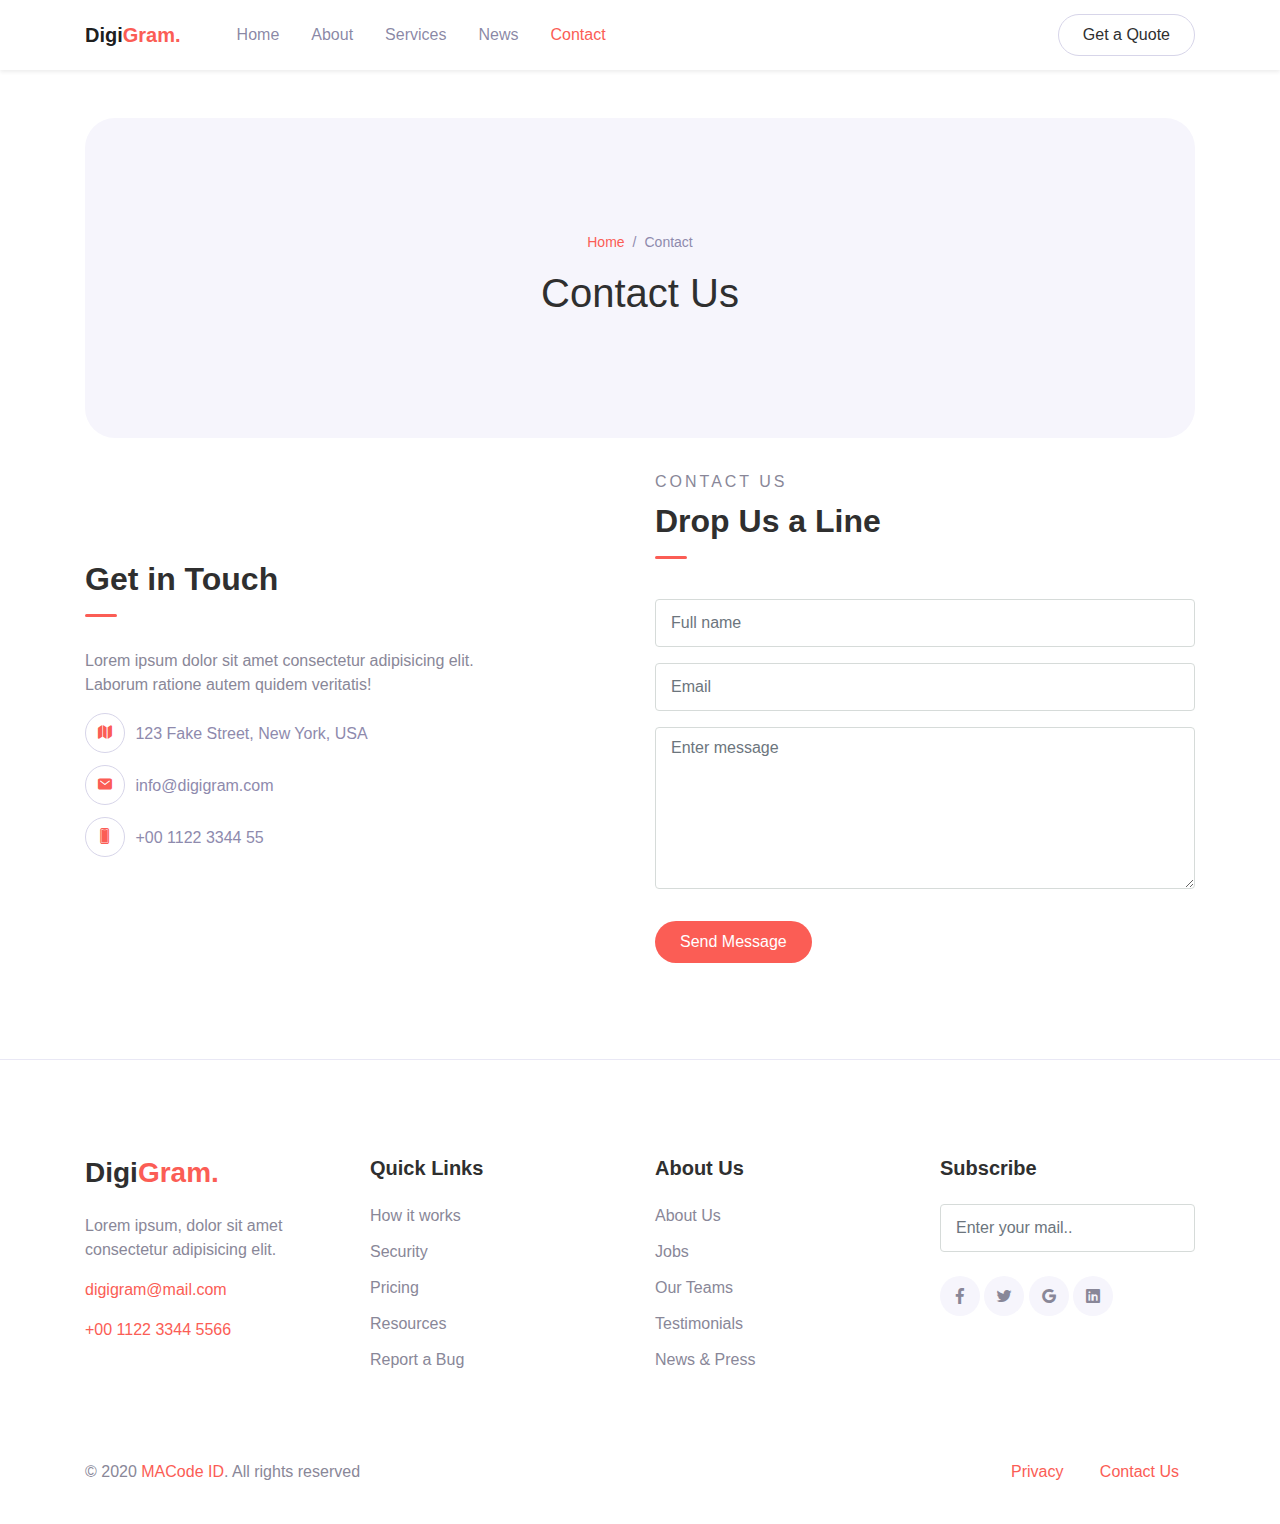
<file: html/contact.html>
<!DOCTYPE html>
<html lang="en">
<head>
  <meta charset="UTF-8">
  <meta name="viewport" content="width=device-width, initial-scale=1.0">

  <meta http-equiv="X-UA-Compatible" content="IE=edge">

  <meta name="copyright" content="MACode ID, https://macodeid.com">

  <title>DigiGram - Free Agency Template</title>

  <link rel="stylesheet" href="../assets/vendor/animate/animate.css">

  <link rel="stylesheet" href="../assets/css/bootstrap.css">

  <link rel="stylesheet" href="../assets/css/maicons.css">

  <link rel="stylesheet" href="../assets/vendor/owl-carousel/css/owl.carousel.css">

  <link rel="stylesheet" href="../assets/css/theme.css">

</head>
<body>

  <!-- Back to top button -->
  <div class="back-to-top"></div>

  <header>
    <nav class="navbar navbar-expand-lg navbar-light shadow-sm">
      <div class="container">
        <a href="index.html" class="navbar-brand">Digi<span class="text-primary">Gram.</span></a>

        <button class="navbar-toggler" data-toggle="collapse" data-target="#navbarContent" aria-controls="navbarContent" aria-expanded="false" aria-label="Toggle navigation">
          <span class="navbar-toggler-icon"></span>
        </button>

        <div class="navbar-collapse collapse" id="navbarContent">
          <ul class="navbar-nav ml-lg-4 pt-3 pt-lg-0">
            <li class="nav-item">
              <a href="index.html" class="nav-link">Home</a>
            </li>
            <li class="nav-item">
              <a href="about.html" class="nav-link">About</a>
            </li>
            <li class="nav-item">
              <a href="services.html" class="nav-link">Services</a>
            </li>
            <li class="nav-item">
              <a href="blog.html" class="nav-link">News</a>
            </li>
            <li class="nav-item active">
              <a href="contact.html" class="nav-link">Contact</a>
            </li>
          </ul>

          <div class="ml-auto">
            <a href="#" class="btn btn-outline rounded-pill">Get a Quote</a>
          </div>
        </div>
      </div>
    </nav>

    <div class="container mt-5">
      <div class="page-banner">
        <div class="row justify-content-center align-items-center h-100">
          <div class="col-md-6">
            <nav aria-label="Breadcrumb">
              <ul class="breadcrumb justify-content-center py-0 bg-transparent">
                <li class="breadcrumb-item"><a href="index.html">Home</a></li>
                <li class="breadcrumb-item active">Contact</li>
              </ul>
            </nav>
            <h1 class="text-center">Contact Us</h1>
          </div>
        </div>
      </div>
    </div>
  </header>

  <main>
    <div class="page-section">
      <div class="container">
        <div class="row align-items-center">
          <div class="col-lg-6 py-3">
            <h2 class="title-section">Get in Touch</h2>
            <div class="divider"></div>
            <p>Lorem ipsum dolor sit amet consectetur adipisicing elit.<br> Laborum ratione autem quidem veritatis!</p>
  
            <ul class="contact-list">
              <li>
                <div class="icon"><span class="mai-map"></span></div>
                <div class="content">123 Fake Street, New York, USA</div>
              </li>
              <li>
                <div class="icon"><span class="mai-mail"></span></div>
                <div class="content"><a href="#">info@digigram.com</a></div>
              </li>
              <li>
                <div class="icon"><span class="mai-phone-portrait"></span></div>
                <div class="content"><a href="#">+00 1122 3344 55</a></div>
              </li>
            </ul>
          </div>
          <div class="col-lg-6 py-3">
            <div class="subhead">Contact Us</div>
            <h2 class="title-section">Drop Us a Line</h2>
            <div class="divider"></div>
            
            <form action="#">
              <div class="py-2">
                <input type="text" class="form-control" placeholder="Full name">
              </div>
              <div class="py-2">
                <input type="text" class="form-control" placeholder="Email">
              </div>
              <div class="py-2">
                <textarea rows="6" class="form-control" placeholder="Enter message"></textarea>
              </div>
              <button type="submit" class="btn btn-primary rounded-pill mt-4">Send Message</button>
            </form>
          </div>
        </div>
      </div> <!-- .container -->
    </div> <!-- .page-section -->
  </main>

  <footer class="page-footer">
    <div class="container">
      <div class="row justify-content-center mb-5">
        <div class="col-lg-3 py-3">
          <h3>Digi<span class="text-primary">Gram.</span></h3>
          <p>Lorem ipsum, dolor sit amet consectetur adipisicing elit.</p>

          <p><a href="#" >digigram@mail.com</a></p>
          <p><a href="#">+00 1122 3344 5566</a></p>
        </div>
        <div class="col-lg-3 py-3">
          <h5>Quick Links</h5>
          <ul class="footer-menu">
            <li><a href="#">How it works</a></li>
            <li><a href="#">Security</a></li>
            <li><a href="#">Pricing</a></li>
            <li><a href="#">Resources</a></li>
            <li><a href="#">Report a Bug</a></li>
          </ul>
        </div>
        <div class="col-lg-3 py-3">
          <h5>About Us</h5>
          <ul class="footer-menu">
            <li><a href="#">About Us</a></li>
            <li><a href="#">Jobs</a></li>
            <li><a href="#">Our Teams</a></li>
            <li><a href="#">Testimonials</a></li>
            <li><a href="#">News & Press</a></li>
          </ul>
        </div>
        <div class="col-lg-3 py-3">
          <h5>Subscribe</h5>
          <form action="#">
            <input type="text" class="form-control" placeholder="Enter your mail..">
          </form>

          <div class="sosmed-button mt-4">
            <a href="#"><span class="mai-logo-facebook-f"></span></a>
            <a href="#"><span class="mai-logo-twitter"></span></a>
            <a href="#"><span class="mai-logo-google"></span></a>
            <a href="#"><span class="mai-logo-linkedin"></span></a>
          </div>
        </div>
      </div>

      <div class="row">
        <div class="col-sm-6 py-2">
          <p id="copyright">&copy; 2020 <a href="https://macodeid.com/">MACode ID</a>. All rights reserved</p>
        </div>
        <div class="col-sm-6 py-2 text-right">
          <div class="d-inline-block px-3">
            <a href="#">Privacy</a>
          </div>
          <div class="d-inline-block px-3">
            <a href="#">Contact Us</a>
          </div>
        </div>
      </div>
    </div> <!-- .container -->
  </footer> <!-- .page-footer -->


  <script src="../assets/js/jquery-3.5.1.min.js"></script>

  <script src="../assets/js/bootstrap.bundle.min.js"></script>

  <script src="../assets/vendor/wow/wow.min.js"></script>

  <script src="../assets/vendor/owl-carousel/js/owl.carousel.min.js"></script>

  <script src="../assets/vendor/waypoints/jquery.waypoints.min.js"></script>

  <script src="../assets/vendor/animateNumber/jquery.animateNumber.min.js"></script>

  <script src="../assets/js/google-maps.js"></script>

  <script src="../assets/js/theme.js"></script>

  <!-- <script async defer src="https://maps.googleapis.com/maps/api/js?key=AIzaSyAIA_zqjFMsJM_sxP9-6Pde5vVCTyJmUHM&callback=initMap"></script> -->


</body>
</html>
</file>
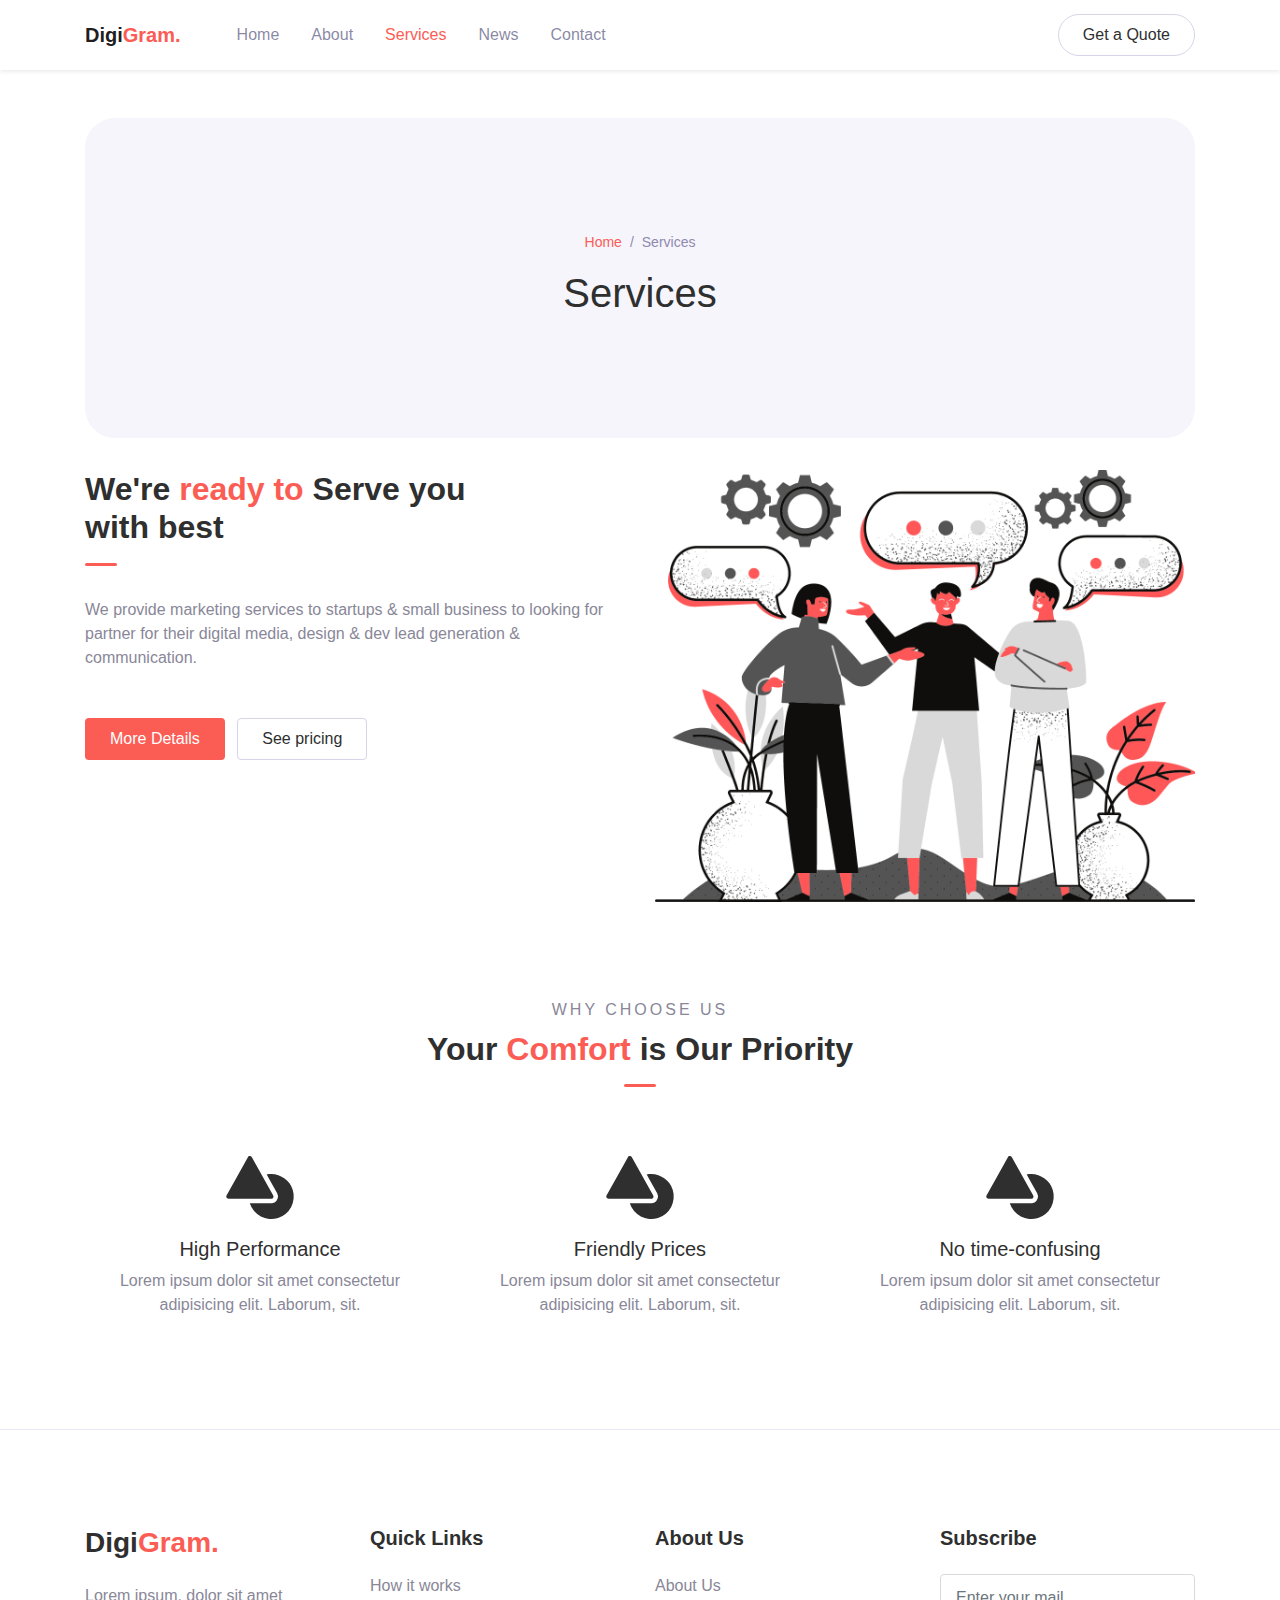
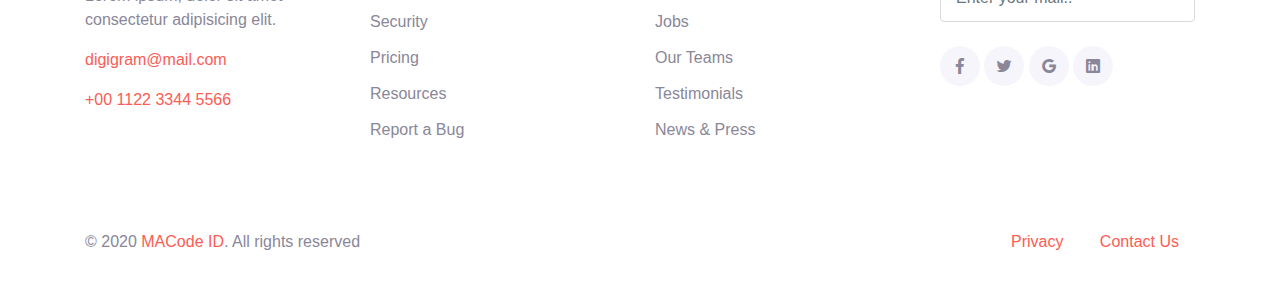
<file: html/services.html>
<!DOCTYPE html>
<html lang="en">
<head>
  <meta charset="UTF-8">
  <meta name="viewport" content="width=device-width, initial-scale=1.0">

  <meta http-equiv="X-UA-Compatible" content="IE=edge">

  <meta name="copyright" content="MACode ID, https://macodeid.com">

  <title>DigiGram - Free Agency Template</title>

  <link rel="stylesheet" href="../assets/vendor/animate/animate.css">

  <link rel="stylesheet" href="../assets/css/bootstrap.css">

  <link rel="stylesheet" href="../assets/css/maicons.css">

  <link rel="stylesheet" href="../assets/vendor/owl-carousel/css/owl.carousel.css">

  <link rel="stylesheet" href="../assets/css/theme.css">

</head>
<body>

  <!-- Back to top button -->
  <div class="back-to-top"></div>

  <header>
    <nav class="navbar navbar-expand-lg navbar-light shadow-sm">
      <div class="container">
        <a href="index.html" class="navbar-brand">Digi<span class="text-primary">Gram.</span></a>

        <button class="navbar-toggler" data-toggle="collapse" data-target="#navbarContent" aria-controls="navbarContent" aria-expanded="false" aria-label="Toggle navigation">
          <span class="navbar-toggler-icon"></span>
        </button>

        <div class="navbar-collapse collapse" id="navbarContent">
          <ul class="navbar-nav ml-lg-4 pt-3 pt-lg-0">
            <li class="nav-item">
              <a href="index.html" class="nav-link">Home</a>
            </li>
            <li class="nav-item">
              <a href="about.html" class="nav-link">About</a>
            </li>
            <li class="nav-item active">
              <a href="services.html" class="nav-link">Services</a>
            </li>
            <li class="nav-item">
              <a href="blog.html" class="nav-link">News</a>
            </li>
            <li class="nav-item">
              <a href="contact.html" class="nav-link">Contact</a>
            </li>
          </ul>

          <div class="ml-auto">
            <a href="#" class="btn btn-outline rounded-pill">Get a Quote</a>
          </div>
        </div>
      </div>
    </nav>

    <div class="container mt-5">
      <div class="page-banner">
        <div class="row justify-content-center align-items-center h-100">
          <div class="col-md-6">
            <nav aria-label="Breadcrumb">
              <ul class="breadcrumb justify-content-center py-0 bg-transparent">
                <li class="breadcrumb-item"><a href="index.html">Home</a></li>
                <li class="breadcrumb-item active">Services</li>
              </ul>
            </nav>
            <h1 class="text-center">Services</h1>
          </div>
        </div>
      </div>
    </div>
  </header>

  <main>
    <div class="page-section">
      <div class="container">
        <div class="row">
          <div class="col-lg-6 py-3">
            <h2 class="title-section">We're <span class="marked">ready to</span> Serve you with best</h2>
            <div class="divider"></div>
            <p class="mb-5">We provide marketing services to startups & small business to looking for partner for their digital media, design & dev lead generation & communication.</p>
            <a href="#" class="btn btn-primary">More Details</a>
            <a href="#" class="btn btn-outline ml-2">See pricing</a>
          </div>
          <div class="col-lg-6 py-3">
            <div class="img-place text-center">
              <img src="../assets/img/bg_image_3.png" alt="">
            </div>
          </div>
        </div>
      </div> <!-- .container -->
    </div> <!-- .page-section -->
  
    <div class="page-section">
      <div class="container">
        <div class="text-center">
          <div class="subhead">Why Choose Us</div>
          <h2 class="title-section">Your <span class="marked">Comfort</span> is Our Priority</h2>
          <div class="divider mx-auto"></div>
        </div>
  
        <div class="row mt-5 text-center">
          <div class="col-lg-4 py-3">
            <div class="display-3"><span class="mai-shapes"></span></div>
            <h5>High Performance</h5>
            <p>Lorem ipsum dolor sit amet consectetur adipisicing elit. Laborum, sit.</p>
          </div>
          <div class="col-lg-4 py-3">
            <div class="display-3"><span class="mai-shapes"></span></div>
            <h5>Friendly Prices</h5>
            <p>Lorem ipsum dolor sit amet consectetur adipisicing elit. Laborum, sit.</p>
          </div>
          <div class="col-lg-4 py-3">
            <div class="display-3"><span class="mai-shapes"></span></div>
            <h5>No time-confusing</h5>
            <p>Lorem ipsum dolor sit amet consectetur adipisicing elit. Laborum, sit.</p>
          </div>
        </div>
      </div> <!-- .container -->
    </div> <!-- .page-section -->
  </main>

  <footer class="page-footer">
    <div class="container">
      <div class="row justify-content-center mb-5">
        <div class="col-lg-3 py-3">
          <h3>Digi<span class="text-primary">Gram.</span></h3>
          <p>Lorem ipsum, dolor sit amet consectetur adipisicing elit.</p>

          <p><a href="#" >digigram@mail.com</a></p>
          <p><a href="#">+00 1122 3344 5566</a></p>
        </div>
        <div class="col-lg-3 py-3">
          <h5>Quick Links</h5>
          <ul class="footer-menu">
            <li><a href="#">How it works</a></li>
            <li><a href="#">Security</a></li>
            <li><a href="#">Pricing</a></li>
            <li><a href="#">Resources</a></li>
            <li><a href="#">Report a Bug</a></li>
          </ul>
        </div>
        <div class="col-lg-3 py-3">
          <h5>About Us</h5>
          <ul class="footer-menu">
            <li><a href="#">About Us</a></li>
            <li><a href="#">Jobs</a></li>
            <li><a href="#">Our Teams</a></li>
            <li><a href="#">Testimonials</a></li>
            <li><a href="#">News & Press</a></li>
          </ul>
        </div>
        <div class="col-lg-3 py-3">
          <h5>Subscribe</h5>
          <form action="#">
            <input type="text" class="form-control" placeholder="Enter your mail..">
          </form>

          <div class="sosmed-button mt-4">
            <a href="#"><span class="mai-logo-facebook-f"></span></a>
            <a href="#"><span class="mai-logo-twitter"></span></a>
            <a href="#"><span class="mai-logo-google"></span></a>
            <a href="#"><span class="mai-logo-linkedin"></span></a>
          </div>
        </div>
      </div>

      <div class="row">
        <div class="col-sm-6 py-2">
          <p id="copyright">&copy; 2020 <a href="https://macodeid.com/">MACode ID</a>. All rights reserved</p>
        </div>
        <div class="col-sm-6 py-2 text-right">
          <div class="d-inline-block px-3">
            <a href="#">Privacy</a>
          </div>
          <div class="d-inline-block px-3">
            <a href="#">Contact Us</a>
          </div>
        </div>
      </div>
    </div> <!-- .container -->
  </footer> <!-- .page-footer -->


  <script src="../assets/js/jquery-3.5.1.min.js"></script>

  <script src="../assets/js/bootstrap.bundle.min.js"></script>

  <script src="../assets/vendor/wow/wow.min.js"></script>

  <script src="../assets/vendor/owl-carousel/js/owl.carousel.min.js"></script>

  <script src="../assets/vendor/waypoints/jquery.waypoints.min.js"></script>

  <script src="../assets/vendor/animateNumber/jquery.animateNumber.min.js"></script>

  <script src="../assets/js/google-maps.js"></script>

  <script src="../assets/js/theme.js"></script>


</body>
</html>
</file>
<file: assets/css/maicons.css>
@font-face {
  font-family: 'maicons';
  src:  url('../fonts/maicons.eot?c9nlkl');
  src:  url('../fonts/maicons.eot?c9nlkl#iefix') format('embedded-opentype'),
    url('../fonts/maicons.ttf?c9nlkl') format('truetype'),
    url('../fonts/maicons.woff?c9nlkl') format('woff'),
    url('../fonts/maicons.svg?c9nlkl#maicons') format('svg');
  font-weight: normal;
  font-style: normal;
  font-display: block;
}

[class^="mai-"], [class*=" mai-"] {
  /* use !important to prevent issues with browser extensions that change fonts */
  font-family: 'maicons' !important;
  speak: none;
  font-style: normal;
  font-weight: normal;
  font-variant: normal;
  text-transform: none;
  line-height: 1;

  /* Better Font Rendering =========== */
  -webkit-font-smoothing: antialiased;
  -moz-osx-font-smoothing: grayscale;
}

.mai-add:before {
  content: "\e900";
}
.mai-add-circle:before {
  content: "\e901";
}
.mai-add-circle-outline:before {
  content: "\e902";
}
.mai-airplane:before {
  content: "\e903";
}
.mai-airplane-outline:before {
  content: "\e904";
}
.mai-alarm:before {
  content: "\e905";
}
.mai-alarm-outline:before {
  content: "\e906";
}
.mai-albums:before {
  content: "\e907";
}
.mai-albums-outline:before {
  content: "\e908";
}
.mai-alert:before {
  content: "\e909";
}
.mai-alert-circle:before {
  content: "\e90a";
}
.mai-alert-circle-outline:before {
  content: "\e90b";
}
.mai-analytics:before {
  content: "\e90c";
}
.mai-analytics-outline:before {
  content: "\e90d";
}
.mai-aperture:before {
  content: "\e90e";
}
.mai-aperture-outline:before {
  content: "\e90f";
}
.mai-apps:before {
  content: "\e910";
}
.mai-apps-outline:before {
  content: "\e911";
}
.mai-archive:before {
  content: "\e912";
}
.mai-archive-outline:before {
  content: "\e913";
}
.mai-arrow-back:before {
  content: "\e914";
}
.mai-arrow-back-circle:before {
  content: "\e915";
}
.mai-arrow-back-circle-outline:before {
  content: "\e916";
}
.mai-arrow-down:before {
  content: "\e917";
}
.mai-arrow-down-circle:before {
  content: "\e918";
}
.mai-arrow-down-circle-outline:before {
  content: "\e919";
}
.mai-arrow-forward:before {
  content: "\e91a";
}
.mai-arrow-forward-circle:before {
  content: "\e91b";
}
.mai-arrow-forward-circle-outline:before {
  content: "\e91c";
}
.mai-arrow-redo:before {
  content: "\e91d";
}
.mai-arrow-redo-circle:before {
  content: "\e91e";
}
.mai-arrow-redo-circle-outline:before {
  content: "\e91f";
}
.mai-arrow-redo-outline:before {
  content: "\e920";
}
.mai-arrow-undo:before {
  content: "\e921";
}
.mai-arrow-undo-circle:before {
  content: "\e922";
}
.mai-arrow-undo-circle-outline:before {
  content: "\e923";
}
.mai-arrow-undo-outline:before {
  content: "\e924";
}
.mai-arrow-up:before {
  content: "\e925";
}
.mai-arrow-up-circle:before {
  content: "\e926";
}
.mai-arrow-up-circle-outline:before {
  content: "\e927";
}
.mai-at:before {
  content: "\e928";
}
.mai-at-circle:before {
  content: "\e929";
}
.mai-at-circle-outline:before {
  content: "\e92a";
}
.mai-attach:before {
  content: "\e92b";
}
.mai-attach-outline:before {
  content: "\e92c";
}
.mai-backspace:before {
  content: "\e92d";
}
.mai-backspace-outline:before {
  content: "\e92e";
}
.mai-bandage:before {
  content: "\e92f";
}
.mai-bandage-outline:before {
  content: "\e930";
}
.mai-bar-chart:before {
  content: "\e932";
}
.mai-bar-chart-outline:before {
  content: "\e933";
}
.mai-barbell:before {
  content: "\e931";
}
.mai-barcode:before {
  content: "\e934";
}
.mai-barcode-outline:before {
  content: "\e935";
}
.mai-baseball:before {
  content: "\e936";
}
.mai-baseball-outline:before {
  content: "\e937";
}
.mai-basket:before {
  content: "\e938";
}
.mai-basket-outline:before {
  content: "\e93b";
}
.mai-basketball:before {
  content: "\e939";
}
.mai-basketball-outline:before {
  content: "\e93a";
}
.mai-battery-charging:before {
  content: "\e93c";
}
.mai-battery-dead:before {
  content: "\e93d";
}
.mai-battery-full:before {
  content: "\e93e";
}
.mai-battery-half:before {
  content: "\e93f";
}
.mai-beaker:before {
  content: "\e940";
}
.mai-beaker-outline:before {
  content: "\e941";
}
.mai-bed:before {
  content: "\e942";
}
.mai-bed-outline:before {
  content: "\e943";
}
.mai-beer:before {
  content: "\e944";
}
.mai-beer-outline:before {
  content: "\e945";
}
.mai-bicycle:before {
  content: "\e946";
}
.mai-bluetooth:before {
  content: "\e947";
}
.mai-boat:before {
  content: "\e948";
}
.mai-boat-outline:before {
  content: "\e949";
}
.mai-body:before {
  content: "\e94a";
}
.mai-body-outline:before {
  content: "\e94b";
}
.mai-bonfire:before {
  content: "\e94c";
}
.mai-bonfire-outline:before {
  content: "\e94d";
}
.mai-book:before {
  content: "\e94e";
}
.mai-book-outline:before {
  content: "\e953";
}
.mai-bookmark:before {
  content: "\e94f";
}
.mai-bookmark-outline:before {
  content: "\e950";
}
.mai-bookmarks:before {
  content: "\e951";
}
.mai-bookmarks-outline:before {
  content: "\e952";
}
.mai-briefcase:before {
  content: "\e954";
}
.mai-briefcase-outline:before {
  content: "\e955";
}
.mai-browsers:before {
  content: "\e956";
}
.mai-browsers-outline:before {
  content: "\e957";
}
.mai-brush:before {
  content: "\e958";
}
.mai-brush-outline:before {
  content: "\e959";
}
.mai-bug:before {
  content: "\e95a";
}
.mai-bug-outline:before {
  content: "\e95b";
}
.mai-build:before {
  content: "\e95c";
}
.mai-build-outline:before {
  content: "\e95d";
}
.mai-bulb:before {
  content: "\e95e";
}
.mai-bulb-outline:before {
  content: "\e95f";
}
.mai-bus:before {
  content: "\e960";
}
.mai-bus-outline:before {
  content: "\e963";
}
.mai-business:before {
  content: "\e961";
}
.mai-business-outline:before {
  content: "\e962";
}
.mai-cafe:before {
  content: "\e964";
}
.mai-cafe-outline:before {
  content: "\e965";
}
.mai-calculator:before {
  content: "\e966";
}
.mai-calculator-outline:before {
  content: "\e967";
}
.mai-calendar:before {
  content: "\e968";
}
.mai-calendar-outline:before {
  content: "\e969";
}
.mai-call:before {
  content: "\e96a";
}
.mai-call-outline:before {
  content: "\e96b";
}
.mai-camera:before {
  content: "\e96c";
}
.mai-camera-outline:before {
  content: "\e96d";
}
.mai-camera-reverse:before {
  content: "\e96e";
}
.mai-camera-reverse-outline:before {
  content: "\e96f";
}
.mai-car:before {
  content: "\e970";
}
.mai-car-outline:before {
  content: "\e97f";
}
.mai-car-sport:before {
  content: "\e980";
}
.mai-car-sport-outline:before {
  content: "\e981";
}
.mai-card:before {
  content: "\e971";
}
.mai-card-outline:before {
  content: "\e972";
}
.mai-caret-back:before {
  content: "\e973";
}
.mai-caret-back-circle:before {
  content: "\e974";
}
.mai-caret-back-circle-outline:before {
  content: "\e975";
}
.mai-caret-down:before {
  content: "\e976";
}
.mai-caret-down-circle:before {
  content: "\e977";
}
.mai-caret-down-circle-outline:before {
  content: "\e978";
}
.mai-caret-forward:before {
  content: "\e979";
}
.mai-caret-forward-circle:before {
  content: "\e97a";
}
.mai-caret-forward-circle-outline:before {
  content: "\e97b";
}
.mai-caret-up:before {
  content: "\e97c";
}
.mai-caret-up-circle:before {
  content: "\e97d";
}
.mai-caret-up-circle-outline:before {
  content: "\e97e";
}
.mai-cart:before {
  content: "\e982";
}
.mai-cart-outline:before {
  content: "\e983";
}
.mai-cash:before {
  content: "\e984";
}
.mai-cash-outline:before {
  content: "\e985";
}
.mai-chatbox:before {
  content: "\e986";
}
.mai-chatbox-ellipses:before {
  content: "\e987";
}
.mai-chatbox-ellipses-outline:before {
  content: "\e988";
}
.mai-chatbox-outline:before {
  content: "\e989";
}
.mai-chatbubble:before {
  content: "\e98a";
}
.mai-chatbubble-ellipses:before {
  content: "\e98b";
}
.mai-chatbubble-ellipses-outline:before {
  content: "\e98c";
}
.mai-chatbubble-outline:before {
  content: "\e98d";
}
.mai-chatbubbles:before {
  content: "\e98e";
}
.mai-chatbubbles-outline:before {
  content: "\e98f";
}
.mai-checkbox:before {
  content: "\e990";
}
.mai-checkbox-outline:before {
  content: "\e991";
}
.mai-checkmark:before {
  content: "\e992";
}
.mai-checkmark-circle:before {
  content: "\e993";
}
.mai-checkmark-circle-outline:before {
  content: "\e994";
}
.mai-checkmark-done:before {
  content: "\e995";
}
.mai-checkmark-done-circle:before {
  content: "\e996";
}
.mai-checkmark-done-circle-outline:before {
  content: "\e997";
}
.mai-chevron-back:before {
  content: "\e998";
}
.mai-chevron-back-circle:before {
  content: "\e999";
}
.mai-chevron-back-circle-outline:before {
  content: "\e99a";
}
.mai-chevron-down:before {
  content: "\e99b";
}
.mai-chevron-down-circle:before {
  content: "\e99c";
}
.mai-chevron-down-circle-outline:before {
  content: "\e99d";
}
.mai-chevron-forward:before {
  content: "\e99e";
}
.mai-chevron-forward-circle:before {
  content: "\e99f";
}
.mai-chevron-forward-circle-outline:before {
  content: "\e9a0";
}
.mai-chevron-up:before {
  content: "\e9a1";
}
.mai-chevron-up-circle:before {
  content: "\e9a2";
}
.mai-chevron-up-circle-outline:before {
  content: "\e9a3";
}
.mai-clipboard:before {
  content: "\e9a4";
}
.mai-clipboard-outline:before {
  content: "\e9a5";
}
.mai-close:before {
  content: "\e9a6";
}
.mai-close-circle:before {
  content: "\e9a7";
}
.mai-close-circle-outline:before {
  content: "\e9a8";
}
.mai-cloud:before {
  content: "\e9a9";
}
.mai-cloud-circle:before {
  content: "\e9aa";
}
.mai-cloud-circle-outline:before {
  content: "\e9ab";
}
.mai-cloud-done:before {
  content: "\e9ac";
}
.mai-cloud-done-outline:before {
  content: "\e9ad";
}
.mai-cloud-download:before {
  content: "\e9ae";
}
.mai-cloud-download-outline:before {
  content: "\e9af";
}
.mai-cloud-offline:before {
  content: "\e9b0";
}
.mai-cloud-offline-outline:before {
  content: "\e9b1";
}
.mai-cloud-outline:before {
  content: "\e9b2";
}
.mai-cloud-upload:before {
  content: "\e9b3";
}
.mai-cloud-upload-outline:before {
  content: "\e9b4";
}
.mai-cloudy:before {
  content: "\e9b5";
}
.mai-cloudy-night:before {
  content: "\e9b6";
}
.mai-cloudy-night-outline:before {
  content: "\e9b7";
}
.mai-cloudy-outline:before {
  content: "\e9b8";
}
.mai-code:before {
  content: "\e9b9";
}
.mai-code-download:before {
  content: "\e9ba";
}
.mai-code-slash:before {
  content: "\e9bb";
}
.mai-code-working:before {
  content: "\e9bc";
}
.mai-cog:before {
  content: "\e9bd";
}
.mai-color-fill:before {
  content: "\e9be";
}
.mai-color-fill-outline:before {
  content: "\e9bf";
}
.mai-color-filter:before {
  content: "\e9c0";
}
.mai-color-filter-outline:before {
  content: "\e9c1";
}
.mai-color-palette:before {
  content: "\e9c2";
}
.mai-color-palette-outline:before {
  content: "\e9c3";
}
.mai-color-wand:before {
  content: "\e9c4";
}
.mai-color-wand-outline:before {
  content: "\e9c5";
}
.mai-compass:before {
  content: "\e9c6";
}
.mai-compass-outline:before {
  content: "\e9c7";
}
.mai-construct:before {
  content: "\e9c8";
}
.mai-construct-outline:before {
  content: "\e9c9";
}
.mai-contract:before {
  content: "\e9ca";
}
.mai-contrast:before {
  content: "\e9cb";
}
.mai-copy:before {
  content: "\e9cc";
}
.mai-copy-outline:before {
  content: "\e9cd";
}
.mai-create:before {
  content: "\e9ce";
}
.mai-create-outline:before {
  content: "\e9cf";
}
.mai-crop:before {
  content: "\e9d0";
}
.mai-cube:before {
  content: "\e9d1";
}
.mai-cube-outline:before {
  content: "\e9d2";
}
.mai-cut:before {
  content: "\e9d3";
}
.mai-desktop:before {
  content: "\e9d4";
}
.mai-desktop-outline:before {
  content: "\e9d5";
}
.mai-disc:before {
  content: "\e9d6";
}
.mai-disc-outline:before {
  content: "\e9d7";
}
.mai-document:before {
  content: "\e9d8";
}
.mai-document-outline:before {
  content: "\e9d9";
}
.mai-document-text:before {
  content: "\e9dc";
}
.mai-document-text-outline:before {
  content: "\e9dd";
}
.mai-documents:before {
  content: "\e9da";
}
.mai-documents-outline:before {
  content: "\e9db";
}
.mai-download:before {
  content: "\e9de";
}
.mai-download-outline:before {
  content: "\e9df";
}
.mai-duplicate:before {
  content: "\e9e0";
}
.mai-duplicate-outline:before {
  content: "\e9e1";
}
.mai-ear:before {
  content: "\e9e2";
}
.mai-ear-outline:before {
  content: "\e9e3";
}
.mai-earth:before {
  content: "\e9e4";
}
.mai-earth-outline:before {
  content: "\e9e5";
}
.mai-easel:before {
  content: "\e9e6";
}
.mai-easel-outline:before {
  content: "\e9e7";
}
.mai-egg:before {
  content: "\e9e8";
}
.mai-egg-outline:before {
  content: "\e9e9";
}
.mai-ellipse:before {
  content: "\e9ea";
}
.mai-ellipse-outline:before {
  content: "\e9eb";
}
.mai-ellipsis-horizontal:before {
  content: "\e9ec";
}
.mai-ellipsis-horizontal-circle:before {
  content: "\e9ed";
}
.mai-ellipsis-vertical:before {
  content: "\e9ee";
}
.mai-ellipsis-vertical-circle:before {
  content: "\e9ef";
}
.mai-enter:before {
  content: "\e9f0";
}
.mai-enter-outline:before {
  content: "\e9f1";
}
.mai-exit:before {
  content: "\e9f2";
}
.mai-exit-outline:before {
  content: "\e9f3";
}
.mai-expand:before {
  content: "\e9f4";
}
.mai-eye:before {
  content: "\e9f5";
}
.mai-eye-off:before {
  content: "\e9f8";
}
.mai-eye-off-outline:before {
  content: "\e9f9";
}
.mai-eye-outline:before {
  content: "\e9fa";
}
.mai-eyedrop:before {
  content: "\e9f6";
}
.mai-eyedrop-outline:before {
  content: "\e9f7";
}
.mai-fast-food:before {
  content: "\e9fb";
}
.mai-fast-food-outline:before {
  content: "\e9fc";
}
.mai-female:before {
  content: "\e9fd";
}
.mai-file-tray:before {
  content: "\e9fe";
}
.mai-file-tray-full:before {
  content: "\e9ff";
}
.mai-file-tray-full-outline:before {
  content: "\ea00";
}
.mai-file-tray-outline:before {
  content: "\ea01";
}
.mai-film:before {
  content: "\ea02";
}
.mai-film-outline:before {
  content: "\ea03";
}
.mai-filter:before {
  content: "\ea04";
}
.mai-finger-print:before {
  content: "\ea05";
}
.mai-fitness:before {
  content: "\ea06";
}
.mai-fitness-outline:before {
  content: "\ea07";
}
.mai-flag:before {
  content: "\ea08";
}
.mai-flag-outline:before {
  content: "\ea09";
}
.mai-flame:before {
  content: "\ea0a";
}
.mai-flame-outline:before {
  content: "\ea0b";
}
.mai-flash:before {
  content: "\ea0c";
}
.mai-flash-off:before {
  content: "\ea0f";
}
.mai-flash-off-outline:before {
  content: "\ea10";
}
.mai-flash-outline:before {
  content: "\ea11";
}
.mai-flashlight:before {
  content: "\ea0d";
}
.mai-flashlight-outline:before {
  content: "\ea0e";
}
.mai-flask:before {
  content: "\ea12";
}
.mai-flask-outline:before {
  content: "\ea13";
}
.mai-flower:before {
  content: "\ea14";
}
.mai-flower-outline:before {
  content: "\ea15";
}
.mai-folder:before {
  content: "\ea16";
}
.mai-folder-open:before {
  content: "\ea17";
}
.mai-folder-open-outline:before {
  content: "\ea18";
}
.mai-folder-outline:before {
  content: "\ea19";
}
.mai-football:before {
  content: "\ea1a";
}
.mai-football-outline:before {
  content: "\ea1b";
}
.mai-funnel:before {
  content: "\ea1c";
}
.mai-funnel-outline:before {
  content: "\ea1d";
}
.mai-game-controller:before {
  content: "\ea1e";
}
.mai-game-controller-outline:before {
  content: "\ea1f";
}
.mai-gift:before {
  content: "\ea20";
}
.mai-gift-outline:before {
  content: "\ea21";
}
.mai-git-branch:before {
  content: "\ea22";
}
.mai-git-commit:before {
  content: "\ea23";
}
.mai-git-compare:before {
  content: "\ea24";
}
.mai-git-merge:before {
  content: "\ea25";
}
.mai-git-network:before {
  content: "\ea26";
}
.mai-git-pull-request:before {
  content: "\ea27";
}
.mai-glasses:before {
  content: "\ea28";
}
.mai-glasses-outline:before {
  content: "\ea29";
}
.mai-globe:before {
  content: "\ea2a";
}
.mai-globe-outline:before {
  content: "\ea2b";
}
.mai-golf:before {
  content: "\ea2c";
}
.mai-golf-outline:before {
  content: "\ea2d";
}
.mai-grid:before {
  content: "\ea2e";
}
.mai-grid-outline:before {
  content: "\ea2f";
}
.mai-hammer:before {
  content: "\ea30";
}
.mai-hammer-outline:before {
  content: "\ea31";
}
.mai-hand-left:before {
  content: "\ea32";
}
.mai-hand-left-outline:before {
  content: "\ea33";
}
.mai-hand-right:before {
  content: "\ea34";
}
.mai-hand-right-outline:before {
  content: "\ea35";
}
.mai-happy:before {
  content: "\ea36";
}
.mai-happy-outline:before {
  content: "\ea37";
}
.mai-hardware-chip:before {
  content: "\ea38";
}
.mai-hardware-chip-outline:before {
  content: "\ea39";
}
.mai-headset:before {
  content: "\ea3a";
}
.mai-headset-outline:before {
  content: "\ea3b";
}
.mai-heart:before {
  content: "\ea3c";
}
.mai-heart-circle:before {
  content: "\ea3d";
}
.mai-heart-circle-outline:before {
  content: "\ea3e";
}
.mai-heart-dislike:before {
  content: "\ea3f";
}
.mai-heart-dislike-circle:before {
  content: "\ea40";
}
.mai-heart-dislike-circle-outline:before {
  content: "\ea41";
}
.mai-heart-dislike-outline:before {
  content: "\ea42";
}
.mai-heart-half:before {
  content: "\ea43";
}
.mai-heart-half-outline:before {
  content: "\ea44";
}
.mai-heart-outline:before {
  content: "\ea45";
}
.mai-help:before {
  content: "\ea46";
}
.mai-help-buoy:before {
  content: "\ea47";
}
.mai-help-buoy-outline:before {
  content: "\ea48";
}
.mai-help-circle:before {
  content: "\ea49";
}
.mai-help-circle-outline:before {
  content: "\ea4a";
}
.mai-home:before {
  content: "\ea4b";
}
.mai-home-outline:before {
  content: "\ea4c";
}
.mai-hourglass:before {
  content: "\ea4d";
}
.mai-hourglass-outline:before {
  content: "\ea4e";
}
.mai-ice-cream:before {
  content: "\ea4f";
}
.mai-ice-cream-outline:before {
  content: "\ea50";
}
.mai-image:before {
  content: "\ea51";
}
.mai-image-outline:before {
  content: "\ea52";
}
.mai-images:before {
  content: "\ea53";
}
.mai-images-outline:before {
  content: "\ea54";
}
.mai-infinite:before {
  content: "\ea55";
}
.mai-information:before {
  content: "\ea56";
}
.mai-information-circle:before {
  content: "\ea57";
}
.mai-information-circle-outline:before {
  content: "\ea58";
}
.mai-journal:before {
  content: "\ea59";
}
.mai-journal-outline:before {
  content: "\ea5a";
}
.mai-key:before {
  content: "\ea5b";
}
.mai-key-outline:before {
  content: "\ea5c";
}
.mai-keypad:before {
  content: "\ea5d";
}
.mai-keypad-outline:before {
  content: "\ea5e";
}
.mai-language:before {
  content: "\ea5f";
}
.mai-laptop:before {
  content: "\ea60";
}
.mai-laptop-outline:before {
  content: "\ea61";
}
.mai-layers:before {
  content: "\ea62";
}
.mai-layers-outline:before {
  content: "\ea63";
}
.mai-leaf:before {
  content: "\ea64";
}
.mai-leaf-outline:before {
  content: "\ea65";
}
.mai-library:before {
  content: "\ea66";
}
.mai-library-outline:before {
  content: "\ea67";
}
.mai-link:before {
  content: "\ea68";
}
.mai-list:before {
  content: "\ea69";
}
.mai-list-circle:before {
  content: "\ea6a";
}
.mai-list-circle-outline:before {
  content: "\ea6b";
}
.mai-locate:before {
  content: "\ea6c";
}
.mai-location:before {
  content: "\ea6d";
}
.mai-location-outline:before {
  content: "\ea6e";
}
.mai-lock-closed:before {
  content: "\ea6f";
}
.mai-lock-closed-outline:before {
  content: "\ea70";
}
.mai-lock-open:before {
  content: "\ea71";
}
.mai-lock-open-outline:before {
  content: "\ea72";
}
.mai-log-in:before {
  content: "\ea73";
}
.mai-log-in-outline:before {
  content: "\ea74";
}
.mai-log-out:before {
  content: "\ea75";
}
.mai-log-out-outline:before {
  content: "\ea76";
}
.mai-logo-500px:before {
  content: "\ea8e";
}
.mai-logo-accessible-icon:before {
  content: "\eaef";
}
.mai-logo-accusoft:before {
  content: "\eba2";
}
.mai-logo-algolia:before {
  content: "\eba3";
}
.mai-logo-alipay:before {
  content: "\eba4";
}
.mai-logo-amazon:before {
  content: "\eba5";
}
.mai-logo-amplify:before {
  content: "\eba6";
}
.mai-logo-android:before {
  content: "\eba7";
}
.mai-logo-angular:before {
  content: "\eba8";
}
.mai-logo-apple:before {
  content: "\eba9";
}
.mai-logo-apple-appstore:before {
  content: "\ebaa";
}
.mai-logo-aws:before {
  content: "\ebab";
}
.mai-logo-behance:before {
  content: "\ebac";
}
.mai-logo-bitbucket:before {
  content: "\ebad";
}
.mai-logo-bitcoin:before {
  content: "\ebae";
}
.mai-logo-blackberry:before {
  content: "\ebaf";
}
.mai-logo-blogger:before {
  content: "\ebb0";
}
.mai-logo-buffer:before {
  content: "\ebb1";
}
.mai-logo-buysellads:before {
  content: "\ebb2";
}
.mai-logo-capacitor:before {
  content: "\ebb3";
}
.mai-logo-cc-amazon-pay:before {
  content: "\ebb4";
}
.mai-logo-cc-amex:before {
  content: "\ebb5";
}
.mai-logo-cc-apple-pay:before {
  content: "\ebb6";
}
.mai-logo-cc-diners-club:before {
  content: "\ebb7";
}
.mai-logo-cc-discover:before {
  content: "\ebb8";
}
.mai-logo-cc-jcb:before {
  content: "\ebb9";
}
.mai-logo-cc-mastercard:before {
  content: "\ebba";
}
.mai-logo-cc-paypal:before {
  content: "\ebbb";
}
.mai-logo-cc-stripe:before {
  content: "\ebbc";
}
.mai-logo-cc-visa:before {
  content: "\ebbd";
}
.mai-logo-chrome:before {
  content: "\ebbe";
}
.mai-logo-closed-captioning:before {
  content: "\ebbf";
}
.mai-logo-codepen:before {
  content: "\ebc0";
}
.mai-logo-cpanel:before {
  content: "\ebc1";
}
.mai-logo-creative-commons:before {
  content: "\ebc2";
}
.mai-logo-css3:before {
  content: "\ebc3";
}
.mai-logo-cuttlefish:before {
  content: "\ebc4";
}
.mai-logo-d-and-d:before {
  content: "\ebc5";
}
.mai-logo-dashcube:before {
  content: "\ebc6";
}
.mai-logo-designernews:before {
  content: "\ebc7";
}
.mai-logo-deviantart:before {
  content: "\ebc8";
}
.mai-logo-digg:before {
  content: "\ebc9";
}
.mai-logo-digital-ocean:before {
  content: "\ebca";
}
.mai-logo-discord:before {
  content: "\ebcb";
}
.mai-logo-discourse:before {
  content: "\ebcc";
}
.mai-logo-dochub:before {
  content: "\ebcd";
}
.mai-logo-docker:before {
  content: "\ebce";
}
.mai-logo-dribbble:before {
  content: "\ebcf";
}
.mai-logo-dropbox:before {
  content: "\ebd0";
}
.mai-logo-drupal:before {
  content: "\ebd1";
}
.mai-logo-dyalog:before {
  content: "\ebd2";
}
.mai-logo-earlybirds:before {
  content: "\ebd3";
}
.mai-logo-ebay:before {
  content: "\ebd4";
}
.mai-logo-edge:before {
  content: "\ebd5";
}
.mai-logo-electron:before {
  content: "\ebd6";
}
.mai-logo-elementor:before {
  content: "\ebd7";
}
.mai-logo-ello:before {
  content: "\ebd8";
}
.mai-logo-ember:before {
  content: "\ebd9";
}
.mai-logo-empire:before {
  content: "\ebda";
}
.mai-logo-envira:before {
  content: "\ebdb";
}
.mai-logo-erlang:before {
  content: "\ebdc";
}
.mai-logo-etsy:before {
  content: "\ebdd";
}
.mai-logo-euro:before {
  content: "\ebde";
}
.mai-logo-expeditedssl:before {
  content: "\ebdf";
}
.mai-logo-facebook:before {
  content: "\ebe0";
}
.mai-logo-facebook-f:before {
  content: "\ebe1";
}
.mai-logo-facebook-messenger:before {
  content: "\ebe2";
}
.mai-logo-firebase:before {
  content: "\ebe3";
}
.mai-logo-firefox:before {
  content: "\ebe4";
}
.mai-logo-flickr:before {
  content: "\ebe5";
}
.mai-logo-flipboard:before {
  content: "\ebe6";
}
.mai-logo-fly:before {
  content: "\ebe7";
}
.mai-logo-foursquare:before {
  content: "\ebe8";
}
.mai-logo-freebsd:before {
  content: "\ebe9";
}
.mai-logo-gg:before {
  content: "\ebea";
}
.mai-logo-git:before {
  content: "\ebeb";
}
.mai-logo-github:before {
  content: "\ebec";
}
.mai-logo-github-alt:before {
  content: "\ebed";
}
.mai-logo-gitlab:before {
  content: "\ebee";
}
.mai-logo-gitter:before {
  content: "\ebef";
}
.mai-logo-glide:before {
  content: "\ebf0";
}
.mai-logo-glide-g:before {
  content: "\ebf1";
}
.mai-logo-google:before {
  content: "\ebf2";
}
.mai-logo-google-drive:before {
  content: "\ebf3";
}
.mai-logo-google-play:before {
  content: "\ebf4";
}
.mai-logo-google-playstore:before {
  content: "\ebf5";
}
.mai-logo-google-plus:before {
  content: "\ebf6";
}
.mai-logo-google-plus-g:before {
  content: "\ebf7";
}
.mai-logo-google-wallet:before {
  content: "\ebf8";
}
.mai-logo-grunt:before {
  content: "\ebf9";
}
.mai-logo-gulp:before {
  content: "\ebfa";
}
.mai-logo-hackernews:before {
  content: "\ebfb";
}
.mai-logo-hotjar:before {
  content: "\ebfc";
}
.mai-logo-html5:before {
  content: "\ebfd";
}
.mai-logo-hubspot:before {
  content: "\ebfe";
}
.mai-logo-imdb:before {
  content: "\ebff";
}
.mai-logo-instagram:before {
  content: "\ec00";
}
.mai-logo-internet-explorer:before {
  content: "\ec01";
}
.mai-logo-ionic:before {
  content: "\ec02";
}
.mai-logo-ionitron:before {
  content: "\ec03";
}
.mai-logo-itunes:before {
  content: "\ec04";
}
.mai-logo-java:before {
  content: "\ec05";
}
.mai-logo-javascript:before {
  content: "\ec06";
}
.mai-logo-joomla:before {
  content: "\ec07";
}
.mai-logo-jsfiddle:before {
  content: "\ec08";
}
.mai-logo-keycdn:before {
  content: "\ec09";
}
.mai-logo-laravel:before {
  content: "\ec0a";
}
.mai-logo-lastfm:before {
  content: "\ec0b";
}
.mai-logo-leanpub:before {
  content: "\ec0c";
}
.mai-logo-less:before {
  content: "\ec0d";
}
.mai-logo-line:before {
  content: "\ec0e";
}
.mai-logo-linkedin:before {
  content: "\ec0f";
}
.mai-logo-linux:before {
  content: "\ec10";
}
.mai-logo-magento:before {
  content: "\ec11";
}
.mai-logo-mailchimp:before {
  content: "\ec12";
}
.mai-logo-markdown:before {
  content: "\ec13";
}
.mai-logo-maxcdn:before {
  content: "\ec14";
}
.mai-logo-medium:before {
  content: "\ec15";
}
.mai-logo-medium-m:before {
  content: "\ec16";
}
.mai-logo-meetup:before {
  content: "\ec17";
}
.mai-logo-microsoft:before {
  content: "\ec18";
}
.mai-logo-mix:before {
  content: "\ec19";
}
.mai-logo-mixcloud:before {
  content: "\ec1a";
}
.mai-logo-nodejs:before {
  content: "\ec1b";
}
.mai-logo-npm:before {
  content: "\ec1c";
}
.mai-logo-octocat:before {
  content: "\ec1d";
}
.mai-logo-opencart:before {
  content: "\ec1e";
}
.mai-logo-openid:before {
  content: "\ec1f";
}
.mai-logo-opera:before {
  content: "\ec20";
}
.mai-logo-patreon:before {
  content: "\ec21";
}
.mai-logo-paypal:before {
  content: "\ec22";
}
.mai-logo-php:before {
  content: "\ec23";
}
.mai-logo-pinterest:before {
  content: "\ec24";
}
.mai-logo-pinterest-p:before {
  content: "\ec25";
}
.mai-logo-playstation:before {
  content: "\ec26";
}
.mai-logo-product-hunt:before {
  content: "\ec27";
}
.mai-logo-pwa:before {
  content: "\ec28";
}
.mai-logo-python:before {
  content: "\ec29";
}
.mai-logo-qq:before {
  content: "\ec2a";
}
.mai-logo-quora:before {
  content: "\ec2b";
}
.mai-logo-react:before {
  content: "\ec2c";
}
.mai-logo-readme:before {
  content: "\ec2d";
}
.mai-logo-reddit:before {
  content: "\ec2e";
}
.mai-logo-researchgate:before {
  content: "\ec2f";
}
.mai-logo-rocketchat:before {
  content: "\ec30";
}
.mai-logo-rss:before {
  content: "\ec31";
}
.mai-logo-safari:before {
  content: "\ec32";
}
.mai-logo-sass:before {
  content: "\ec33";
}
.mai-logo-scribd:before {
  content: "\ec34";
}
.mai-logo-searchengin:before {
  content: "\ec35";
}
.mai-logo-sellcast:before {
  content: "\ec36";
}
.mai-logo-sellsy:before {
  content: "\ec37";
}
.mai-logo-skype:before {
  content: "\ec38";
}
.mai-logo-slack:before {
  content: "\ec39";
}
.mai-logo-slideshare:before {
  content: "\ec3a";
}
.mai-logo-snapchat:before {
  content: "\ec3b";
}
.mai-logo-soundcloud:before {
  content: "\ec3c";
}
.mai-logo-spotify:before {
  content: "\ec3d";
}
.mai-logo-squarespace:before {
  content: "\ec3e";
}
.mai-logo-stack-exchange:before {
  content: "\ec3f";
}
.mai-logo-stackoverflow:before {
  content: "\ec40";
}
.mai-logo-staylinked:before {
  content: "\ec41";
}
.mai-logo-steam:before {
  content: "\ec42";
}
.mai-logo-stencil:before {
  content: "\ec43";
}
.mai-logo-stripe:before {
  content: "\ec44";
}
.mai-logo-stripe-s:before {
  content: "\ec45";
}
.mai-logo-teamspeak:before {
  content: "\ec46";
}
.mai-logo-telegram:before {
  content: "\ec47";
}
.mai-logo-trello:before {
  content: "\ec48";
}
.mai-logo-tripadvisor:before {
  content: "\ec49";
}
.mai-logo-tumblr:before {
  content: "\ec4a";
}
.mai-logo-tux:before {
  content: "\ec4b";
}
.mai-logo-twitch:before {
  content: "\ec4c";
}
.mai-logo-twitter:before {
  content: "\ec4d";
}
.mai-logo-uber:before {
  content: "\ec4e";
}
.mai-logo-uikit:before {
  content: "\ec4f";
}
.mai-logo-usd:before {
  content: "\ec50";
}
.mai-logo-viacoin:before {
  content: "\ec51";
}
.mai-logo-viadeo:before {
  content: "\ec52";
}
.mai-logo-viber:before {
  content: "\ec53";
}
.mai-logo-vimeo:before {
  content: "\ec54";
}
.mai-logo-vk:before {
  content: "\ec55";
}
.mai-logo-vue:before {
  content: "\ec56";
}
.mai-logo-web-component:before {
  content: "\ec57";
}
.mai-logo-weebly:before {
  content: "\ec58";
}
.mai-logo-weibo:before {
  content: "\ec59";
}
.mai-logo-whatsapp:before {
  content: "\ec5a";
}
.mai-logo-whmcs:before {
  content: "\ec5b";
}
.mai-logo-wikipedia-w:before {
  content: "\ec5c";
}
.mai-logo-windows:before {
  content: "\ec5d";
}
.mai-logo-wix:before {
  content: "\ec5e";
}
.mai-logo-wordpress:before {
  content: "\ec5f";
}
.mai-logo-xbox:before {
  content: "\ec60";
}
.mai-logo-xing:before {
  content: "\ec61";
}
.mai-logo-yahoo:before {
  content: "\ec62";
}
.mai-logo-yen:before {
  content: "\ec63";
}
.mai-logo-youtube:before {
  content: "\ec64";
}
.mai-magnet:before {
  content: "\ea77";
}
.mai-magnet-outline:before {
  content: "\ea78";
}
.mai-mail:before {
  content: "\ea79";
}
.mai-mail-open:before {
  content: "\ea7a";
}
.mai-mail-open-outline:before {
  content: "\ea7b";
}
.mai-mail-outline:before {
  content: "\ea7c";
}
.mai-mail-unread:before {
  content: "\ea7d";
}
.mai-mail-unread-outline:before {
  content: "\ea7e";
}
.mai-male:before {
  content: "\ea7f";
}
.mai-male-female:before {
  content: "\ea80";
}
.mai-man:before {
  content: "\ea81";
}
.mai-man-outline:before {
  content: "\ea82";
}
.mai-map:before {
  content: "\ea83";
}
.mai-map-outline:before {
  content: "\ea84";
}
.mai-medal:before {
  content: "\ea85";
}
.mai-medal-outline:before {
  content: "\ea86";
}
.mai-medical:before {
  content: "\ea87";
}
.mai-medical-outline:before {
  content: "\ea88";
}
.mai-medkit:before {
  content: "\ea89";
}
.mai-medkit-outline:before {
  content: "\ea8a";
}
.mai-megaphone:before {
  content: "\ea8b";
}
.mai-megaphone-outline:before {
  content: "\ea8c";
}
.mai-menu:before {
  content: "\ea8d";
}
.mai-mic:before {
  content: "\ea8f";
}
.mai-mic-circle:before {
  content: "\ea90";
}
.mai-mic-circle-outline:before {
  content: "\ea91";
}
.mai-mic-off:before {
  content: "\ea92";
}
.mai-mic-off-circle:before {
  content: "\ea93";
}
.mai-mic-off-circle-outline:before {
  content: "\ea94";
}
.mai-mic-off-outline:before {
  content: "\ea95";
}
.mai-mic-outline:before {
  content: "\ea96";
}
.mai-moon:before {
  content: "\ea97";
}
.mai-moon-outline:before {
  content: "\ea98";
}
.mai-move:before {
  content: "\ea99";
}
.mai-musical-note:before {
  content: "\ea9a";
}
.mai-musical-note-outline:before {
  content: "\ea9b";
}
.mai-musical-notes:before {
  content: "\ea9c";
}
.mai-musical-notes-outline:before {
  content: "\ea9d";
}
.mai-navigate:before {
  content: "\ea9e";
}
.mai-navigate-circle:before {
  content: "\ea9f";
}
.mai-navigate-circle-outline:before {
  content: "\eaa0";
}
.mai-navigate-outline:before {
  content: "\eaa1";
}
.mai-newspaper:before {
  content: "\eaa2";
}
.mai-newspaper-outline:before {
  content: "\eaa3";
}
.mai-notifications:before {
  content: "\eaa4";
}
.mai-notifications-circle:before {
  content: "\eaa5";
}
.mai-notifications-circle-outline:before {
  content: "\eaa6";
}
.mai-notifications-off:before {
  content: "\eaa7";
}
.mai-notifications-off-circle:before {
  content: "\eaa8";
}
.mai-notifications-off-circle-outline:before {
  content: "\eaa9";
}
.mai-notifications-off-outline:before {
  content: "\eaaa";
}
.mai-notifications-outline:before {
  content: "\eaab";
}
.mai-nuclear:before {
  content: "\eaac";
}
.mai-nuclear-outline:before {
  content: "\eaad";
}
.mai-nutrition:before {
  content: "\eaae";
}
.mai-nutrition-outline:before {
  content: "\eaaf";
}
.mai-open:before {
  content: "\eab0";
}
.mai-open-outline:before {
  content: "\eab1";
}
.mai-options:before {
  content: "\eab2";
}
.mai-options-outline:before {
  content: "\eab3";
}
.mai-paper-plane:before {
  content: "\eab4";
}
.mai-paper-plane-outline:before {
  content: "\eab5";
}
.mai-partly-sunny:before {
  content: "\eab6";
}
.mai-partly-sunny-outline:before {
  content: "\eab7";
}
.mai-pause:before {
  content: "\eab8";
}
.mai-pause-circle:before {
  content: "\eab9";
}
.mai-pause-circle-outline:before {
  content: "\eaba";
}
.mai-paw:before {
  content: "\eabb";
}
.mai-paw-outline:before {
  content: "\eabc";
}
.mai-pencil:before {
  content: "\eabd";
}
.mai-people:before {
  content: "\eabe";
}
.mai-people-circle:before {
  content: "\eabf";
}
.mai-people-circle-outline:before {
  content: "\eac0";
}
.mai-people-outline:before {
  content: "\eac1";
}
.mai-person:before {
  content: "\eac2";
}
.mai-person-add:before {
  content: "\eac3";
}
.mai-person-add-outline:before {
  content: "\eac4";
}
.mai-person-circle:before {
  content: "\eac5";
}
.mai-person-circle-outline:before {
  content: "\eac6";
}
.mai-person-outline:before {
  content: "\eac7";
}
.mai-person-remove:before {
  content: "\eac8";
}
.mai-person-remove-outline:before {
  content: "\eac9";
}
.mai-phone-landscape:before {
  content: "\eaca";
}
.mai-phone-landscape-outline:before {
  content: "\eacb";
}
.mai-phone-portrait:before {
  content: "\eacc";
}
.mai-phone-portrait-outline:before {
  content: "\eacd";
}
.mai-pie-chart:before {
  content: "\eace";
}
.mai-pie-chart-outline:before {
  content: "\eacf";
}
.mai-pin:before {
  content: "\ead0";
}
.mai-pin-outline:before {
  content: "\ead1";
}
.mai-pint:before {
  content: "\ead2";
}
.mai-pint-outline:before {
  content: "\ead3";
}
.mai-pizza:before {
  content: "\ead4";
}
.mai-pizza-outline:before {
  content: "\ead5";
}
.mai-planet:before {
  content: "\ead6";
}
.mai-planet-outline:before {
  content: "\ead7";
}
.mai-play:before {
  content: "\ead8";
}
.mai-play-back:before {
  content: "\ead9";
}
.mai-play-back-circle:before {
  content: "\eada";
}
.mai-play-back-circle-outline:before {
  content: "\eadb";
}
.mai-play-back-outline:before {
  content: "\eadc";
}
.mai-play-circle:before {
  content: "\eadd";
}
.mai-play-circle-outline:before {
  content: "\eade";
}
.mai-play-forward:before {
  content: "\eadf";
}
.mai-play-forward-circle:before {
  content: "\eae0";
}
.mai-play-forward-circle-outline:before {
  content: "\eae1";
}
.mai-play-forward-outline:before {
  content: "\eae2";
}
.mai-play-outline:before {
  content: "\eae3";
}
.mai-play-skip-back:before {
  content: "\eae4";
}
.mai-play-skip-back-circle:before {
  content: "\eae5";
}
.mai-play-skip-back-circle-outline:before {
  content: "\eae6";
}
.mai-play-skip-back-outline:before {
  content: "\eae7";
}
.mai-play-skip-forward:before {
  content: "\eae8";
}
.mai-play-skip-forward-circle:before {
  content: "\eae9";
}
.mai-play-skip-forward-circle-outline:before {
  content: "\eaea";
}
.mai-play-skip-forward-outline:before {
  content: "\eaeb";
}
.mai-podium:before {
  content: "\eaec";
}
.mai-podium-outline:before {
  content: "\eaed";
}
.mai-power:before {
  content: "\eaee";
}
.mai-pricetag:before {
  content: "\eaf0";
}
.mai-pricetag-outline:before {
  content: "\eaf1";
}
.mai-pricetags:before {
  content: "\eaf2";
}
.mai-pricetags-outline:before {
  content: "\eaf3";
}
.mai-print:before {
  content: "\eaf4";
}
.mai-print-outline:before {
  content: "\eaf5";
}
.mai-pulse:before {
  content: "\eaf6";
}
.mai-pulse-outline:before {
  content: "\eaf7";
}
.mai-push:before {
  content: "\eaf8";
}
.mai-push-outline:before {
  content: "\eaf9";
}
.mai-qr-code:before {
  content: "\eafa";
}
.mai-qr-code-outline:before {
  content: "\eafb";
}
.mai-radio:before {
  content: "\eafc";
}
.mai-radio-button-off:before {
  content: "\eafd";
}
.mai-radio-button-on:before {
  content: "\eafe";
}
.mai-rainy:before {
  content: "\eaff";
}
.mai-rainy-outline:before {
  content: "\eb00";
}
.mai-reader:before {
  content: "\eb01";
}
.mai-reader-outline:before {
  content: "\eb02";
}
.mai-receipt:before {
  content: "\eb03";
}
.mai-receipt-outline:before {
  content: "\eb04";
}
.mai-recording:before {
  content: "\eb05";
}
.mai-recording-outline:before {
  content: "\eb06";
}
.mai-refresh:before {
  content: "\eb07";
}
.mai-refresh-circle:before {
  content: "\eb08";
}
.mai-refresh-circle-outline:before {
  content: "\eb09";
}
.mai-reload:before {
  content: "\eb0a";
}
.mai-reload-circle:before {
  content: "\eb0b";
}
.mai-reload-circle-outline:before {
  content: "\eb0c";
}
.mai-remove:before {
  content: "\eb0d";
}
.mai-remove-circle:before {
  content: "\eb0e";
}
.mai-remove-circle-outline:before {
  content: "\eb0f";
}
.mai-reorder-four:before {
  content: "\eb10";
}
.mai-reorder-three:before {
  content: "\eb11";
}
.mai-reorder-two:before {
  content: "\eb12";
}
.mai-repeat:before {
  content: "\eb13";
}
.mai-resize:before {
  content: "\eb14";
}
.mai-restaurant:before {
  content: "\eb15";
}
.mai-restaurant-outline:before {
  content: "\eb16";
}
.mai-return-down-back:before {
  content: "\eb17";
}
.mai-return-down-forward:before {
  content: "\eb18";
}
.mai-return-up-back:before {
  content: "\eb19";
}
.mai-return-up-forward:before {
  content: "\eb1a";
}
.mai-ribbon:before {
  content: "\eb1b";
}
.mai-ribbon-outline:before {
  content: "\eb1c";
}
.mai-rocket:before {
  content: "\eb1d";
}
.mai-rocket-outline:before {
  content: "\eb1e";
}
.mai-rose:before {
  content: "\eb1f";
}
.mai-rose-outline:before {
  content: "\eb20";
}
.mai-sad:before {
  content: "\eb21";
}
.mai-sad-outline:before {
  content: "\eb22";
}
.mai-save:before {
  content: "\eb23";
}
.mai-save-outline:before {
  content: "\eb24";
}
.mai-scan:before {
  content: "\eb25";
}
.mai-scan-circle:before {
  content: "\eb26";
}
.mai-scan-circle-outline:before {
  content: "\eb27";
}
.mai-school:before {
  content: "\eb28";
}
.mai-school-outline:before {
  content: "\eb29";
}
.mai-search:before {
  content: "\eb2a";
}
.mai-search-circle:before {
  content: "\eb2b";
}
.mai-search-circle-outline:before {
  content: "\eb2c";
}
.mai-send:before {
  content: "\eb2d";
}
.mai-send-outline:before {
  content: "\eb2e";
}
.mai-server:before {
  content: "\eb2f";
}
.mai-server-outline:before {
  content: "\eb30";
}
.mai-settings:before {
  content: "\eb31";
}
.mai-settings-outline:before {
  content: "\eb32";
}
.mai-shapes:before {
  content: "\eb33";
}
.mai-shapes-outline:before {
  content: "\eb34";
}
.mai-share:before {
  content: "\eb35";
}
.mai-share-outline:before {
  content: "\eb36";
}
.mai-share-social:before {
  content: "\eb37";
}
.mai-share-social-outline:before {
  content: "\eb38";
}
.mai-shield:before {
  content: "\eb39";
}
.mai-shield-checkmark:before {
  content: "\eb3a";
}
.mai-shield-checkmark-outline:before {
  content: "\eb3b";
}
.mai-shield-outline:before {
  content: "\eb3c";
}
.mai-shirt:before {
  content: "\eb3d";
}
.mai-shirt-outline:before {
  content: "\eb3e";
}
.mai-shuffle:before {
  content: "\eb3f";
}
.mai-skull:before {
  content: "\eb40";
}
.mai-skull-outline:before {
  content: "\eb41";
}
.mai-snow:before {
  content: "\eb42";
}
.mai-speedometer:before {
  content: "\eb43";
}
.mai-speedometer-outline:before {
  content: "\eb44";
}
.mai-square:before {
  content: "\eb45";
}
.mai-square-outline:before {
  content: "\eb46";
}
.mai-star:before {
  content: "\eb47";
}
.mai-star-half:before {
  content: "\eb48";
}
.mai-star-outline:before {
  content: "\eb49";
}
.mai-stats-chart:before {
  content: "\eb4a";
}
.mai-stats-chart-outline:before {
  content: "\eb4b";
}
.mai-stop:before {
  content: "\eb4c";
}
.mai-stop-circle:before {
  content: "\eb4d";
}
.mai-stop-circle-outline:before {
  content: "\eb4e";
}
.mai-stop-outline:before {
  content: "\eb4f";
}
.mai-stopwatch:before {
  content: "\eb50";
}
.mai-stopwatch-outline:before {
  content: "\eb51";
}
.mai-subway:before {
  content: "\eb52";
}
.mai-subway-outline:before {
  content: "\eb53";
}
.mai-sunny:before {
  content: "\eb54";
}
.mai-sunny-outline:before {
  content: "\eb55";
}
.mai-swap-horizontal:before {
  content: "\eb56";
}
.mai-swap-vertical:before {
  content: "\eb57";
}
.mai-sync:before {
  content: "\eb58";
}
.mai-sync-circle:before {
  content: "\eb59";
}
.mai-sync-circle-outline:before {
  content: "\eb5a";
}
.mai-tablet-landscape:before {
  content: "\eb5b";
}
.mai-tablet-landscape-outline:before {
  content: "\eb5c";
}
.mai-tablet-portrait:before {
  content: "\eb5d";
}
.mai-tablet-portrait-outline:before {
  content: "\eb5e";
}
.mai-tennisball:before {
  content: "\eb5f";
}
.mai-tennisball-outline:before {
  content: "\eb60";
}
.mai-terminal:before {
  content: "\eb61";
}
.mai-terminal-outline:before {
  content: "\eb62";
}
.mai-text:before {
  content: "\eb63";
}
.mai-thermometer:before {
  content: "\eb64";
}
.mai-thermometer-outline:before {
  content: "\eb65";
}
.mai-thumbs-down:before {
  content: "\eb66";
}
.mai-thumbs-down-outline:before {
  content: "\eb67";
}
.mai-thumbs-up:before {
  content: "\eb68";
}
.mai-thumbs-up-outline:before {
  content: "\eb69";
}
.mai-thunderstorm:before {
  content: "\eb6a";
}
.mai-thunderstorm-outline:before {
  content: "\eb6b";
}
.mai-time:before {
  content: "\eb6c";
}
.mai-time-outline:before {
  content: "\eb6d";
}
.mai-timer:before {
  content: "\eb6e";
}
.mai-timer-outline:before {
  content: "\eb6f";
}
.mai-today:before {
  content: "\eb70";
}
.mai-today-outline:before {
  content: "\eb71";
}
.mai-toggle:before {
  content: "\eb72";
}
.mai-toggle-outline:before {
  content: "\eb73";
}
.mai-trail-sign:before {
  content: "\eb74";
}
.mai-trail-sign-outline:before {
  content: "\eb75";
}
.mai-train:before {
  content: "\eb76";
}
.mai-train-outline:before {
  content: "\eb77";
}
.mai-transgender:before {
  content: "\eb78";
}
.mai-trash:before {
  content: "\eb79";
}
.mai-trash-bin:before {
  content: "\eb7a";
}
.mai-trash-bin-outline:before {
  content: "\eb7b";
}
.mai-trash-outline:before {
  content: "\eb7c";
}
.mai-trending-down:before {
  content: "\eb7d";
}
.mai-trending-up:before {
  content: "\eb7e";
}
.mai-triangle:before {
  content: "\eb7f";
}
.mai-triangle-outline:before {
  content: "\eb80";
}
.mai-trophy:before {
  content: "\eb81";
}
.mai-trophy-outline:before {
  content: "\eb82";
}
.mai-tv:before {
  content: "\eb83";
}
.mai-tv-outline:before {
  content: "\eb84";
}
.mai-umbrella:before {
  content: "\eb85";
}
.mai-umbrella-outline:before {
  content: "\eb86";
}
.mai-videocam:before {
  content: "\eb87";
}
.mai-videocam-outline:before {
  content: "\eb88";
}
.mai-volume-high:before {
  content: "\eb89";
}
.mai-volume-high-outline:before {
  content: "\eb8a";
}
.mai-volume-low:before {
  content: "\eb8b";
}
.mai-volume-low-outline:before {
  content: "\eb8c";
}
.mai-volume-medium:before {
  content: "\eb8d";
}
.mai-volume-medium-outline:before {
  content: "\eb8e";
}
.mai-volume-mute:before {
  content: "\eb8f";
}
.mai-volume-mute-outline:before {
  content: "\eb90";
}
.mai-volume-off:before {
  content: "\eb91";
}
.mai-volume-off-outline:before {
  content: "\eb92";
}
.mai-walk:before {
  content: "\eb93";
}
.mai-walk-outline:before {
  content: "\eb94";
}
.mai-wallet:before {
  content: "\eb95";
}
.mai-wallet-outline:before {
  content: "\eb96";
}
.mai-warning:before {
  content: "\eb97";
}
.mai-warning-outline:before {
  content: "\eb98";
}
.mai-watch:before {
  content: "\eb99";
}
.mai-watch-outline:before {
  content: "\eb9a";
}
.mai-water:before {
  content: "\eb9b";
}
.mai-water-outline:before {
  content: "\eb9c";
}
.mai-wifi:before {
  content: "\eb9d";
}
.mai-wine:before {
  content: "\eb9e";
}
.mai-wine-outline:before {
  content: "\eb9f";
}
.mai-woman:before {
  content: "\eba0";
}
.mai-woman-outline:before {
  content: "\eba1";
}
</file>
<file: assets/css/theme.css>
/*
  Template Name: One-health
  Template URI: https://macodeid.com/projects/one-health
  Copyright: MACode ID, https://macodeid.com/
  License: Creative Commons 4.0
  License URI: https://creativecommons.org/licenses/by/4.0/
  Version: 1.0
 */

:root {
  /*--primary: #fb5d55;*/
  --primary: #fb5d55;
  --accent: #FF3D85;
  --secondary: #2f2f2f;
  --success: #35bb78;
  --info: #05B4E1;
  --warning: #FAC14D;
  --danger: #FF4943;
  --grey: #B4B2C5;
  --dark: #2f2f2f;
  --light: #F6F5FC;
}

@import url("https://fonts.googleapis.com/css2?family=Work+Sans:wght@300;400;500;600;700&display=swap");

body {
  font-family: "Work Sans", sans-serif;
  line-height: 1.5;
  color: #2f2f2f;
}

a {
  color: #fb5d55;
  text-decoration: none;
  background-color: transparent;
}

a:hover {
  color: #5641df;
  text-decoration: underline;
}


.text-xs {
  font-size: 12px !important;
}

.text-sm {
  font-size: 14px !important;
}

.text-md {
  font-size: 1rem !important;
}

.text-lg {
  font-size: 18px !important;
}

.text-xl {
  font-size: 20px !important;
}

/* Color systems */
.bg-primary {
  background-color: #fb5d55 !important;
}

a.bg-primary:hover, a.bg-primary:focus {
  background-color: #fb5d55 !important;
}

.bg-accent {
  background-color: #FF3D85 !important;
}

a.bg-accent:hover, a.bg-accent:focus {
  background-color: #e93577 !important;
}

.bg-secondary {
  background-color: #2f2f2f !important;
}

a.bg-secondary:hover, a.bg-secondary:focus {
  background-color: #2f2f2f !important;
}

.bg-success {
  background-color: #35bb78 !important;
}

a.bg-success:hover, a.bg-success:focus {
  background-color: #28a868 !important;
}

.bg-info {
  background-color: #05B4E1 !important;
}

a.bg-info:hover, a.bg-info:focus {
  background-color: #07a2c8 !important;
}

.bg-warning {
  background-color: #FAC14D !important;
}

a.bg-warning:hover, a.bg-warning:focus {
  background-color: #ebb039 !important;
}

.bg-danger {
  background-color: #FF4943 !important;
}

a.bg-danger:hover, a.bg-danger:focus {
  background-color: #e73832 !important;
}

.bg-grey {
  background-color: #8e8aad !important;
}

a.bg-grey:hover, a.bg-grey:focus {
  background-color: #7d7a99 !important;
}

.bg-light {
  background-color: #F6F5FC !important;
}

a.bg-light:hover, a.bg-light:focus {
  background-color: #EDECF5 !important;
}

.bg-dark {
  background-color: #2f2f2f !important;
}

a.bg-dark:hover, a.bg-dark:focus {
  background-color: #2f2f2f !important;
}

.text-primary {
  color: #fb5d55 !important;
}

a.text-primary:hover, a.text-primary:focus {
  color: #fb5d55 !important;
}

.text-accent {
  color: #FF3D85 !important;
}

a.text-accent:hover, a.text-accent:focus {
  color: #e93577 !important;
}

.text-secondary {
  color: #2f2f2f !important;
}

a.text-secondary:hover, a.text-secondary:focus {
  color: #59547c !important;
}

.text-success {
  color: #35bb78 !important;
}

a.text-success:hover, a.text-success:focus {
  color: #28a868 !important;
}

.text-info {
  color: #05B4E1 !important;
}

a.text-info:hover, a.text-info:focus {
  color: #07a2c8 !important;
}

.text-warning {
  color: #FAC14D !important;
}

a.text-warning:hover, a.text-warning:focus {
  color: #ebb039 !important;
}

.text-danger {
  color: #FF4943 !important;
}

a.text-danger:hover, a.text-danger:focus {
  color: #e73832 !important;
}

.text-grey {
  color: #8e8aad !important;
}

a.text-grey:hover, a.text-grey:focus {
  color: #7d7a99 !important;
}

.text-light {
  color: #F6F5FC !important;
}

a.text-light:hover, a.text-light:focus {
  color: #EDECF5 !important;
}

.text-dark {
  color: #2f2f2f !important;
}

a.text-dark:hover, a.text-dark:focus {
  color: #2f2f2f !important;
}

.text-body {
  color: #3f3d4d !important;
}


.border {
  border-color: #e9e8f5 !important;
}

.border-top {
  border-top-color: #e9e8f5 !important;
}

.border-right {
  border-right-color: #e9e8f5 !important;
}

.border-bottom {
  border-bottom-color: #e9e8f5 !important;
}

.border-left {
  border-left-color: #e9e8f5 !important;
}

.border-primary {
  border-color: #fb5d55 !important;
}

.border-accent {
  border-color: #FF3D85 !important;
}

.border-secondary {
  border-color: #2f2f2f !important;
}

.border-success {
  border-color: #35bb78 !important;
}

.border-info {
  border-color: #05B4E1 !important;
}

.border-warning {
  border-color: #FAC14D !important;
}

.border-danger {
  border-color: #FF4943 !important;
}

.border-grey {
  border-color: #B4B2C5 !important;
}

.border-light {
  border-color: #F6F5FC !important;
}

.border-dark {
  border-color: #2f2f2f !important;
}

/* Social Color */
.bg-facebook,
.bg-hover-facebook:hover,
.bg-focus-facebook:focus {
  background-color: #3B5999 !important;
}

.bg-twitter,
.bg-hover-twitter:hover,
.bg-focus-twitter:focus {
  background-color: #1DA1F2 !important;
}

.bg-google-plus,
.bg-hover-google-plus:hover,
.bg-focus-google-plus:focus {
  background-color: #DB4437 !important;
}

.bg-youtube,
.bg-hover-youtube:hover,
.bg-focus-youtube:focus {
  background-color: #CD201F !important;
}

.bg-dribbble,
.bg-hover-dribbble:hover,
.bg-focus-dribbble:focus {
  background-color: #EA4C89 !important;
}

.bg-pinterest,
.bg-hover-pinterest:hover,
.bg-focus-pinterest:focus {
  background-color: #BD081C !important;
}

.bg-slack,
.bg-hover-slack:hover,
.bg-focus-slack:focus {
  background-color: #3AAF85 !important;
}

.bg-linkedin,
.bg-hover-linkedin:hover,
.bg-focus-linkedin:focus {
  background-color: #0077B5 !important;
}

.fg-facebook,
.fg-hover-facebook:hover,
.fg-focus-facebook:focus {
  color: #3B5999 !important;
}

.fg-twitter,
.fg-hover-twitter:hover,
.fg-focus-twitter:focus {
  color: #1DA1F2 !important;
}

.fg-google-plus,
.fg-hover-google-plus:hover,
.fg-focus-google-plus:focus {
  color: #DB4437 !important;
}

.fg-youtube,
.fg-hover-youtube:hover,
.fg-focus-youtube:focus {
  color: #CD201F !important;
}

.fg-dribbble,
.fg-hover-dribbble:hover,
.fg-focus-dribbble:focus {
  color: #EA4C89 !important;
}

.fg-pinterest,
.fg-hover-pinterest:hover,
.fg-focus-pinterest:focus {
  color: #BD081C !important;
}

.fg-slack,
.fg-hover-slack:hover,
.fg-focus-slack:focus {
  color: #3AAF85 !important;
}

.fg-linkedin,
.fg-hover-linkedin:hover,
.fg-focus-linkedin:focus {
  color: #0077B5 !important;
}

.btn.social-facebook {
  background-color: #3B5999;
  color: #fff;
}

.btn.social-facebook:hover,
.btn.social-facebook:focus {
  background-color: #314e8f;
  color: #fff;
}

.btn.social-twitter {
  background-color: #1DA1F2;
  color: #fff;
}

.btn.social-twitter:hover,
.btn.social-twitter:focus {
  background-color: #0d92e4;
  color: #fff;
}

.btn.social-linkedin {
  background-color: #0077B5;
  color: #fff;
}

.btn.social-linkedin:hover,
.btn.social-linkedin:focus {
  background-color: #02659b;
  color: #fff;
}

.btn.google-plus {
  background-color: #DB4437;
  color: #fff;
}

.btn.google-plus:hover,
.btn.google-plus:focus {
  background-color: #ca3224;
  color: #fff;
}


/* Buttons */
.btn {
  transition: all .2s ease;
}

.btn:focus {
  box-shadow: none !important;
}

.btn-primary {
  color: #fff;
  background-color: #fb5d55;
  border-color: transparent;
}

.btn-primary.disabled, .btn-primary:disabled {
  color: #fff;
  background-color: #fb5d55;
  border-color: transparent;
}

.btn-primary:not(:disabled):not(.disabled):active, .btn-primary:not(:disabled):not(.disabled).active,
.show > .btn-primary.dropdown-toggle {
  color: #fff;
  background-color: #fb5d55;
  border-color: #fb5d55;
}

.btn-primary:not(:disabled):not(.disabled):active:focus, .btn-primary:not(:disabled):not(.disabled).active:focus,
.show > .btn-primary.dropdown-toggle:focus {
  box-shadow: none;
}

.btn-accent {
  color: #fff;
  background-color: #FF3D85;
  border-color: transparent;
}

.btn-accent.disabled, .btn-accent:disabled {
  color: #fff;
  background-color: #e93577;
  border-color: transparent;
}

.btn-accent:not(:disabled):not(.disabled):active, .btn-accent:not(:disabled):not(.disabled).active,
.show > .btn-accent.dropdown-toggle {
  color: #fff;
  background-color: #FF3D85;
  border-color: #e93577;
}

.btn-accent:not(:disabled):not(.disabled):active:focus, .btn-accent:not(:disabled):not(.disabled).active:focus,
.show > .btn-accent.dropdown-toggle:focus {
  box-shadow: none;
}

.btn-secondary {
  color: #fff;
  background-color: #2f2f2f;
  border-color: transparent;
}

.btn-secondary.disabled, .btn-secondary:disabled {
  color: #fff;
  background-color: #59547c;
  border-color: transparent;
}

.btn-secondary:not(:disabled):not(.disabled):active, .btn-secondary:not(:disabled):not(.disabled).active,
.show > .btn-secondary.dropdown-toggle {
  color: #fff;
  background-color: #2f2f2f;
  border-color: #59547c;
}

.btn-secondary:not(:disabled):not(.disabled):active:focus, .btn-secondary:not(:disabled):not(.disabled).active:focus,
.show > .btn-secondary.dropdown-toggle:focus {
  box-shadow: none;
}

.btn-success {
  color: #fff;
  background-color: #35bb78;
  border-color: transparent;
}

.btn-success.disabled, .btn-success:disabled {
  color: #fff;
  background-color: #28a868;
  border-color: transparent;
}

.btn-success:not(:disabled):not(.disabled):active, .btn-success:not(:disabled):not(.disabled).active,
.show > .btn-success.dropdown-toggle {
  color: #fff;
  background-color: #35bb78;
  border-color: #28a868;
}

.btn-success:not(:disabled):not(.disabled):active:focus, .btn-success:not(:disabled):not(.disabled).active:focus,
.show > .btn-success.dropdown-toggle:focus {
  box-shadow: none;
}

.btn-info {
  color: #fff;
  background-color: #05B4E1;
  border-color: transparent;
}

.btn-info.disabled, .btn-info:disabled {
  color: #fff;
  background-color: #07a2c8;
  border-color: transparent;
}

.btn-info:not(:disabled):not(.disabled):active, .btn-info:not(:disabled):not(.disabled).active,
.show > .btn-info.dropdown-toggle {
  color: #fff;
  background-color: #05B4E1;
  border-color: #07a2c8;
}

.btn-info:not(:disabled):not(.disabled):active:focus, .btn-info:not(:disabled):not(.disabled).active:focus,
.show > .btn-info.dropdown-toggle:focus {
  box-shadow: none;
}

.btn-warning {
  color: #343531;
  background-color: #FAC14D;
  border-color: transparent;
}

.btn-warning.disabled, .btn-warning:disabled {
  color: #343531;
  background-color: #ebb039;
  border-color: transparent;
}

.btn-warning:not(:disabled):not(.disabled):active, .btn-warning:not(:disabled):not(.disabled).active,
.show > .btn-warning.dropdown-toggle {
  color: #343531;
  background-color: #FAC14D;
  border-color: #ebb039;
}

.btn-warning:not(:disabled):not(.disabled):active:focus, .btn-warning:not(:disabled):not(.disabled).active:focus,
.show > .btn-warning.dropdown-toggle:focus {
  box-shadow: none;
}

.btn-danger {
  color: #fff;
  background-color: #FF4943;
  border-color: transparent;
}

.btn-danger.disabled, .btn-danger:disabled {
  color: #fff;
  background-color: #e73832;
  border-color: transparent;
}

.btn-danger:not(:disabled):not(.disabled):active, .btn-danger:not(:disabled):not(.disabled).active,
.show > .btn-danger.dropdown-toggle {
  color: #fff;
  background-color: #FF4943;
  border-color: #e73832;
}

.btn-danger:not(:disabled):not(.disabled):active:focus, .btn-danger:not(:disabled):not(.disabled).active:focus,
.show > .btn-danger.dropdown-toggle:focus {
  box-shadow: none;
}

.btn-light {
  color: #8e8aad;
  background-color: #F5F9F6;
  border-color: transparent;
}

.btn-light:hover {
  color: #8e8aad;
  background-color: #F6F5FC;
  border-color: transparent;
}

.btn-light:focus, .btn-light.focus {
  color: #8e8aad;
  background-color: #d5dfdc;
  border-color: transparent;
  box-shadow: none;
}

.btn-light.disabled, .btn-light:disabled {
  color: #8e8aad;
  background-color: #d0ddd9;
  border-color: transparent;
}

.btn-light:not(:disabled):not(.disabled):active, .btn-light:not(:disabled):not(.disabled).active,
.show > .btn-light.dropdown-toggle {
  color: #8e8aad;
  background-color: #F5F9F6;
  border-color: #d0ddd9;
}

.btn-light:not(:disabled):not(.disabled):active:focus, .btn-light:not(:disabled):not(.disabled).active:focus,
.show > .btn-light.dropdown-toggle:focus {
  box-shadow: none;
}

.btn-dark {
  color: #fff;
  background-color: #2f2f2f;
  border-color: transparent;
}

.btn-dark.disabled, .btn-dark:disabled {
  color: #fff;
  background-color: #2f2f2f;
  border-color: transparent;
}

.btn-dark:not(:disabled):not(.disabled):active, .btn-dark:not(:disabled):not(.disabled).active,
.show > .btn-dark.dropdown-toggle {
  color: #fff;
  background-color: #2f2f2f;
  border-color: #2f2f2f;
}

.btn-dark:not(:disabled):not(.disabled):active:focus, .btn-dark:not(:disabled):not(.disabled).active:focus,
.show > .btn-dark.dropdown-toggle:focus {
  box-shadow: none;
}

.btn-primary:hover,
.btn-accent:hover,
.btn-secondary:hover,
.btn-success:hover,
.btn-info:hover,
.btn-warning:hover,
.btn-danger:hover,
.btn-dark:hover {
  color: #fff;
  background-color: #2f2f2f;
  border-color: transparent;
}

.btn-primary:focus, .btn-primary.focus,
.btn-accent:focus, .btn-accent.focus,
.btn-secondary:focus, .btn-secondary.focus,
.btn-success:focus, .btn-success.focus,
.btn-info:focus, .btn-info.focus,
.btn-warning:focus, .btn-warning.focus,
.btn-danger:focus, .btn-danger.focus,
.btn-dark:focus, .btn-dark.focus {
  color: #fff;
  background-color: #8e8aad;
  border-color: transparent;
  box-shadow: none;
}

.btn-outline {
  border-color: #D7D5E9;
  color: #2f2f2f;
}

.btn-outline:hover {
  background-color: #F6F5FC;
}

.btn-outline-primary {
  color: #fb5d55;
  border-color: #fb5d55;
}

.btn-outline-primary:hover {
  color: #fff;
  background-color: #fb5d55;
  border-color: #fb5d55;
}

.btn-outline-primary:focus, .btn-outline-primary.focus {
  box-shadow: none;
}

.btn-outline-primary.disabled, .btn-outline-primary:disabled {
  color: #fb5d55;
  background-color: transparent;
}

.btn-outline-primary:not(:disabled):not(.disabled):active, .btn-outline-primary:not(:disabled):not(.disabled).active,
.show > .btn-outline-primary.dropdown-toggle {
  color: #fff;
  background-color: #fb5d55;
  border-color: #fb5d55;
}

.btn-outline-primary:not(:disabled):not(.disabled):active:focus, .btn-outline-primary:not(:disabled):not(.disabled).active:focus,
.show > .btn-outline-primary.dropdown-toggle:focus {
  box-shadow: none;
}

.btn-outline-accent {
  color: #FF3D85;
  border-color: #FF3D85;
}

.btn-outline-accent:hover {
  color: #fff;
  background-color: #FF3D85;
  border-color: #FF3D85;
}

.btn-outline-accent:focus, .btn-outline-accent.focus {
  box-shadow: none;
}

.btn-outline-accent.disabled, .btn-outline-accent:disabled {
  color: #FF3D85;
  background-color: transparent;
}

.btn-outline-accent:not(:disabled):not(.disabled):active, .btn-outline-accent:not(:disabled):not(.disabled).active,
.show > .btn-outline-accent.dropdown-toggle {
  color: #fff;
  background-color: #FF3D85;
  border-color: #FF3D85;
}

.btn-outline-accent:not(:disabled):not(.disabled):active:focus, .btn-outline-accent:not(:disabled):not(.disabled).active:focus,
.show > .btn-outline-accent.dropdown-toggle:focus {
  box-shadow: none;
}

.btn-outline-secondary {
  color: #2f2f2f;
  border-color: #2f2f2f;
}

.btn-outline-secondary:hover {
  color: #fff;
  background-color: #2f2f2f;
  border-color: #2f2f2f;
}

.btn-outline-secondary:focus, .btn-outline-secondary.focus {
  box-shadow: none;
}

.btn-outline-secondary.disabled, .btn-outline-secondary:disabled {
  color: #2f2f2f;
  background-color: transparent;
}

.btn-outline-secondary:not(:disabled):not(.disabled):active, .btn-outline-secondary:not(:disabled):not(.disabled).active,
.show > .btn-outline-secondary.dropdown-toggle {
  color: #fff;
  background-color: #2f2f2f;
  border-color: #2f2f2f;
}

.btn-outline-secondary:not(:disabled):not(.disabled):active:focus, .btn-outline-secondary:not(:disabled):not(.disabled).active:focus,
.show > .btn-outline-secondary.dropdown-toggle:focus {
  box-shadow: none;
}

.btn-outline-success {
  color: #35bb78;
  border-color: #35bb78;
}

.btn-outline-success:hover {
  color: #fff;
  background-color: #35bb78;
  border-color: #35bb78;
}

.btn-outline-success:focus, .btn-outline-success.focus {
  box-shadow: none;
}

.btn-outline-success.disabled, .btn-outline-success:disabled {
  color: #35bb78;
  background-color: transparent;
}

.btn-outline-success:not(:disabled):not(.disabled):active, .btn-outline-success:not(:disabled):not(.disabled).active,
.show > .btn-outline-success.dropdown-toggle {
  color: #fff;
  background-color: #35bb78;
  border-color: #35bb78;
}

.btn-outline-success:not(:disabled):not(.disabled):active:focus, .btn-outline-success:not(:disabled):not(.disabled).active:focus,
.show > .btn-outline-success.dropdown-toggle:focus {
  box-shadow: none;
}

.btn-outline-info {
  color: #05B4E1;
  border-color: #05B4E1;
}

.btn-outline-info:hover {
  color: #fff;
  background-color: #05B4E1;
  border-color: #05B4E1;
}

.btn-outline-info:focus, .btn-outline-info.focus {
  box-shadow: none;
}

.btn-outline-info.disabled, .btn-outline-info:disabled {
  color: #05B4E1;
  background-color: transparent;
}

.btn-outline-info:not(:disabled):not(.disabled):active, .btn-outline-info:not(:disabled):not(.disabled).active,
.show > .btn-outline-info.dropdown-toggle {
  color: #fff;
  background-color: #05B4E1;
  border-color: #05B4E1;
}

.btn-outline-info:not(:disabled):not(.disabled):active:focus, .btn-outline-info:not(:disabled):not(.disabled).active:focus,
.show > .btn-outline-info.dropdown-toggle:focus {
  box-shadow: none;
}

.btn-outline-warning {
  color: #FAC14D;
  border-color: #FAC14D;
}

.btn-outline-warning:hover {
  color: #212529;
  background-color: #FAC14D;
  border-color: #FAC14D;
}

.btn-outline-warning:focus, .btn-outline-warning.focus {
  box-shadow: none;
}

.btn-outline-warning.disabled, .btn-outline-warning:disabled {
  color: #FAC14D;
  background-color: transparent;
}

.btn-outline-warning:not(:disabled):not(.disabled):active, .btn-outline-warning:not(:disabled):not(.disabled).active,
.show > .btn-outline-warning.dropdown-toggle {
  color: #212529;
  background-color: #FAC14D;
  border-color: #FAC14D;
}

.btn-outline-warning:not(:disabled):not(.disabled):active:focus, .btn-outline-warning:not(:disabled):not(.disabled).active:focus,
.show > .btn-outline-warning.dropdown-toggle:focus {
  box-shadow: none;
}

.btn-outline-danger {
  color: #FF4943;
  border-color: #FF4943;
}

.btn-outline-danger:hover {
  color: #fff;
  background-color: #FF4943;
  border-color: #FF4943;
}

.btn-outline-danger:focus, .btn-outline-danger.focus {
  box-shadow: none;
}

.btn-outline-danger.disabled, .btn-outline-danger:disabled {
  color: #FF4943;
  background-color: transparent;
}

.btn-outline-danger:not(:disabled):not(.disabled):active, .btn-outline-danger:not(:disabled):not(.disabled).active,
.show > .btn-outline-danger.dropdown-toggle {
  color: #fff;
  background-color: #FF4943;
  border-color: #FF4943;
}

.btn-outline-danger:not(:disabled):not(.disabled):active:focus, .btn-outline-danger:not(:disabled):not(.disabled).active:focus,
.show > .btn-outline-danger.dropdown-toggle:focus {
  box-shadow: none;
}

.btn-outline-light {
  color: #F6F5FC;
  border-color: #F6F5FC;
}

.btn-outline-light:hover {
  color: #343531;
  background-color: #F6F5FC;
  border-color: #F6F5FC;
}

.btn-outline-light:focus, .btn-outline-light.focus {
  box-shadow: none;
}

.btn-outline-light.disabled, .btn-outline-light:disabled {
  color: #F6F5FC;
  background-color: transparent;
}

.btn-outline-light:not(:disabled):not(.disabled):active, .btn-outline-light:not(:disabled):not(.disabled).active,
.show > .btn-outline-light.dropdown-toggle {
  color: #343531;
  background-color: #F6F5FC;
  border-color: #F6F5FC;
}

.btn-outline-light:not(:disabled):not(.disabled):active:focus, .btn-outline-light:not(:disabled):not(.disabled).active:focus,
.show > .btn-outline-light.dropdown-toggle:focus {
  box-shadow: none;
}

.btn-outline-dark {
  color: #2f2f2f;
  border-color: #2f2f2f;
}

.btn-outline-dark:hover {
  color: #fff;
  background-color: #2f2f2f;
  border-color: #2f2f2f;
}

.btn-outline-dark:focus, .btn-outline-dark.focus {
  box-shadow: none;
}

.btn-outline-dark.disabled, .btn-outline-dark:disabled {
  color: #2f2f2f;
  background-color: transparent;
}

.btn-outline-dark:not(:disabled):not(.disabled):active, .btn-outline-dark:not(:disabled):not(.disabled).active,
.show > .btn-outline-dark.dropdown-toggle {
  color: #fff;
  background-color: #2f2f2f;
  border-color: #2f2f2f;
}

.btn-outline-dark:not(:disabled):not(.disabled):active:focus, .btn-outline-dark:not(:disabled):not(.disabled).active:focus,
.show > .btn-outline-dark.dropdown-toggle:focus {
  box-shadow: none;
}

.btn-link {
  font-weight: 400;
  color: #fb5d55;
  text-decoration: none;
}

.btn-link:hover {
  color: #5641df;
  text-decoration: underline;
}

.btn-link:focus, .btn-link.focus {
  text-decoration: underline;
}

.btn-link:disabled, .btn-link.disabled {
  color: #2f2f2f;
  pointer-events: none;
}


.btn {
  padding: 8px 24px;
}

.breadcrumb {
  font-weight: 500;
  background-color: #f8f9fa;
}

.breadcrumb .breadcrumb-item.active {
  color: #8e8aad;
}

.breadcrumb .breadcrumb-item + .breadcrumb-item::before {
  color: #8e8aad;
}

.breadcrumb-dark .breadcrumb-item a {
  color: #fb5d55;
}

.breadcrumb-dark .breadcrumb-item a:hover {
  color: #fb5d55;
  text-decoration: none;
}

.breadcrumb-dark .breadcrumb-item + .breadcrumb-item::before {
  display: inline-block;
  padding-right: 0.5rem;
  color: rgba(255, 255, 255, 0.8);
  content: "/";
}

.breadcrumb-dark .breadcrumb-item.active {
  color: rgba(255, 255, 255, 0.8);
}


.navbar {
  min-height: 70px;
  z-index: 1000;
}

.navbar-float {
  position: absolute;
  top: 20px;
  left: 0;
  width: 100%;
  background-color: #fff;
  box-shadow: 0 2px 6px rgba(100, 95, 136, 0.15);
  z-index: 1070;
}

.navbar.sticky {
  z-index: 1080;
}

.navbar.sticky.fixed ~ * {
  margin-top: 70px;
}

.navbar.sticky.fixed {
  position: fixed;
  top: 0;
  left: 0;
  width: 100%;
  animation: navTransition .5s ease;
  box-shadow: 0 2px 6px rgba(100, 95, 136, 0.15);
  z-index: 1080;
}

@keyframes navTransition {
  from {
    top: -100%;
  }
  to {
    top: 0;
  }
}

.navbar-brand {
  font-weight: 600;
  padding-top: 10px;
  padding-bottom: 10px;
}

.navbar-nav {
  margin-top: 10px;
  border-top: 1px solid #e4e7ee;
  flex-shrink: 0;
}

.navbar-nav .nav-link {
  transition: all .2s ease;
}

.navbar-nav .btn {
  font-size: 14px;
}

.navbar-light .navbar-nav .nav-link {
  color: rgba(100, 95, 136, 0.75);
}

.navbar-light .navbar-nav .nav-link:hover, .navbar-light .navbar-nav .nav-link:focus {
  color: #2f2f2f;
}

.navbar-light .navbar-nav .show > .nav-link,
.navbar-light .navbar-nav .active > .nav-link,
.navbar-light .navbar-nav .nav-link.show,
.navbar-light .navbar-nav .nav-link.active {
  font-weight: 500;
  color: #fb5d55;
}


@media (min-width: 576px) {
  .navbar-expand-sm .navbar-nav {
    margin-top: 0;
    border-top: none;
  }
  .navbar-expand-sm .navbar-nav .nav-link {
    padding-right: 16px;
    padding-left: 16px;
  }
  .navbar-expand-sm .navbar-nav {
    align-items: center;
  }
}

@media (min-width: 768px) {
  .navbar-expand-md .navbar-nav {
    margin-top: 0;
    border-top: none;
  }
  .navbar-expand-md .navbar-nav .nav-link {
    padding-right: 16px;
    padding-left: 16px;
  }
  .navbar-expand-md .navbar-nav {
    align-items: center;
  }
}

@media (min-width: 992px) {
  .navbar-expand-lg .navbar-nav {
    margin-top: 0;
    border-top: none;
  }
  .navbar-expand-lg .navbar-nav .nav-link {
    padding-right: 16px;
    padding-left: 16px;
  }
  .navbar-expand-lg .navbar-nav {
    align-items: center;
  }
}

@media (min-width: 1200px) {
  .navbar-expand-xl .navbar-nav {
    margin-top: 0;
    border-top: none;
  }
  .navbar-expand-xl .navbar-nav .nav-link {
    padding-right: 16px;
    padding-left: 16px;
  }
  .navbar-expand-xl .navbar-nav {
    align-items: center;
  }
}

.form-control {
  padding: 8px 15px;
  height: calc(1.5em + 1.375rem + 2px);
  border-color: #d6dbd9;
}

.custom-select {
  height: calc(1.5em + 1.375rem + 2px);
}

.page-link {
  margin-left: 5px;
  min-width: 40px;
  color: #B4B2C5;
  border: 1px solid #dee1e6;
  text-align: center;
  border-radius: 4px;
}

.page-link:hover {
  color: #2f2f2f;
  background-color: #F6F5FC;
  border-color: #dee1e6;
}

.page-link:focus {
  box-shadow: none;
}

.page-item.active .page-link {
  z-index: 3;
  color: #fff;
  background-color: #fb5d55;
  border-color: #fb5d55;
}

.page-item.disabled .page-link {
  color: #2f2f2f;
  pointer-events: none;
  cursor: auto;
  background-color: #fff;
  border-color: #dee2e6;
}

.pagination-lg .page-link {
  padding: 0.75rem 1.5rem;
  font-size: 1.25rem;
  line-height: 1.5;
}

.pagination-lg .page-item:first-child .page-link {
  border-top-left-radius: 0.3rem;
  border-bottom-left-radius: 0.3rem;
}

.pagination-lg .page-item:last-child .page-link {
  border-top-right-radius: 0.3rem;
  border-bottom-right-radius: 0.3rem;
}

.pagination-sm .page-link {
  padding: 0.25rem 0.5rem;
  font-size: 0.875rem;
  line-height: 1.5;
}

.pagination-sm .page-item:first-child .page-link {
  border-top-left-radius: 0.2rem;
  border-bottom-left-radius: 0.2rem;
}

.pagination-sm .page-item:last-child .page-link {
  border-top-right-radius: 0.2rem;
  border-bottom-right-radius: 0.2rem;
}


.img-place {
  position: relative;
  display: block;
  margin: 0 auto;
  width: 100%;
  height: 100%;
  text-align: center;
  overflow: hidden;
}

.img-place img {
  width: auto;
  max-width: 100%;
  height: auto;
}

.bg-image {
  position: relative;
  background-position: center center;
  background-size: cover;
  background-repeat: no-repeat;
}

.bg-image > * {
  position: relative;
  z-index: 10;
}

.bg-image-parallax {
  background-attachment: fixed;
}

.bg-image-overlay-dark {
  position: relative;
}

.bg-image-overlay-dark::before {
  content: '';
  position: absolute;
  top: 0;
  left: 0;
  width: 100%;
  height: 100%;
  opacity: 0.6;
  background-color: #343531;
}

.bg-size-50 {
  background-size: 50% 50%;
}

.bg-size-75 {
  background-size: 75% 75%;
}

.bg-size-100 {
  background-size: 100% 100%;
}

.avatar {
  display: inline-flex;
  flex-direction: row;
  align-items: center;
}

.avatar-img {
  margin-right: 6px;
  width: 32px;
  height: 32px;
  border-radius: 50%;
  overflow: hidden;
}

.avatar-img img {
  width: 100%;
  height: 100%;
}

.back-to-top {
  position: fixed;
  bottom: 20px;
  right: 25px;
  width: 50px;
  height: 50px;
  border-radius: 50%;
  background: rgba(224, 223, 233, 0.7);
  visibility: hidden;
  cursor: pointer;
  transition: all .2s ease;
  z-index: 1100;
}

.back-to-top::after {
  content: "";
  position: absolute;
  top: 50%;
  left: 0;
  right: 0;
  margin: -4px auto;
  width: 12px;
  height: 12px;
  border-top: 2px solid #555;
  border-right: 2px solid #555;
  -webkit-transform: rotate(-45deg);
     -moz-transform: rotate(-45deg);
          transform: rotate(-45deg);
}

.back-to-top:hover {
  background: #fb5d55;
}

.back-to-top:hover::after {
  border-color: #fff;
}


.page-section {
  position: relative;
  /* padding-top: 80px; */
  padding-bottom: 80px;
  background-color: #fff;
  overflow: hidden;
}

.page-section p {
  color: #898798;
}


.page-banner {
  position: relative;
  margin-top: 16px;
  margin-bottom: 16px;
  height: 320px;
  background-color: #F6F5FC;
  color: #2f2f2f;
  border-radius: 30px;
}

.page-banner.home-banner {
  margin-top: 100px;
  height: auto;
  background-color: #fff;
  border-radius: 0;
}

.page-banner.home-banner h1 {
  color: #2f2f2f;
}

.page-banner.home-banner .img-place {
  max-width: 400px;
  margin: 0 auto;
}

.page-banner.home-banner .btn-scroll {
  position: absolute;
  bottom: -14px;
  left: 0;
  right: 0;
  margin: auto;
  width: 26px;
  height: 40px;
  line-height: 44px;
  background-color: #fff;
  color: #2f2f2f;
  text-align: center;
  border-radius: 40px;
  box-shadow: 0 2px 6px rgba(100, 95, 136, 0.24);
  transition: all .2s ease;
}

.page-banner.home-banner .btn-scroll:hover {
  text-decoration: none;
  background-color: #fb5d55;
  color: #fff;
}

@media (min-width: 768px) {
  .page-banner.home-banner {
    height: 600px;
  }
}

@media (min-width: 992px) {
  .page-banner.home-banner {
    margin-top: 0;
  }
}

.page-hero.overlay-dark::before,
.page-banner.overlay-dark::before {
  content: "";
  position: absolute;
  top: 0;
  left: 0;
  width: 100%;
  height: 100%;
  background: rgba(52, 53, 49, 0.7);
  z-index: 1;
}

.page-banner .breadcrumb-item,
.page-banner .breadcrumb-item a {
  font-size: 14px;
}

.home-banner .row > *:first-child {
  padding-left: 8%;
}

.subhead {
  display: block;
  text-transform: uppercase;
  letter-spacing: 3px;
  color: #898798;
  font-weight: 500;
  margin-bottom: 8px;
}

.title-section {
  max-width: 450px;
  color: #2f2f2f;
  font-weight: 600;
}

.title-section .marked {
  position: relative;
  color: #fb5d55;
}

.title-section .marked::before {
  content: '';
  position: absolute;
  bottom: 4px;
  left: 0;
  width: 100%;
  height: 8px;
  background-color: #d3ccff;
  z-index: -1;
}

.text-center .title-section {
  margin-left: auto;
  margin-right: auto;
}

.divider {
  display: block;
  margin-top: 16px;
  margin-bottom: 32px;
  width: 32px;
  height: 3px;
  border-radius: 40px;
  background-color: #fb5d55;
}



.btn-split {
  display: inline-flex;
  align-items: center;
  border-radius: 40px;
  padding-top: 6px;
  padding-bottom: 6px;
  padding-right: 6px;
}

.btn-split .fab {
  display: inline-block;
  margin-left: 12px;
  width: 30px;
  height: 30px;
  border-radius: 50%;
  line-height: 32px;
  text-align: center;
  background-color: #fff;
  color: #fb5d55;
}


.card-service {
  display: block;
  margin: 16px auto;
  padding: 32px 20px;
  max-width: 300px;
  text-align: center;
  color: #898798;
  border-radius: 8px;
  box-shadow: 0 3px 12px rgba(95, 92, 120, 0.12);
}

.card-service .header {
  margin-bottom: 24px;
}

.img-stack-element {
  position: relative;
  text-align: center;
}

.img-stack-element svg {
  display: inline-block;
  max-width: 460px;
}

@media (min-width: 992px) {
  .img-stack-element {
    transform: translateX(50px);
  }
}


.features {
  padding-top: 50px;
  padding-bottom: 50px;
  border-top: 1px solid #e9e8f5;
  border-bottom: 1px solid #e9e8f5;
}

.features .container {
  max-width: 980px;
}

.features h5 {
  color: #2f2f2f;
}

.features p {
  font-size: 13px;
  color: #898798;
}


.counter-section .row > *:first-child {
  border-radius: 6px 0 0 6px;
}

.counter-section .row > *:last-child {
  border-radius: 0 6px 6px 0;
}

.counter-section .row > * {
  padding-top: 64px;
  padding-bottom: 64px;
  border: 1px solid #e9e8f5;
  margin-left: -1px;
}

.counter-section p {
  margin-bottom: 6px;
  color: #B4B2C5;
}


.card-pricing {
  position: relative;
  display: block;
  margin: 0 auto;
  padding: 32px 20px;
  max-width: 300px;
  border: 1px solid #e9e8f5;
  border-radius: 6px;
  text-align: center;
  overflow: hidden;
}

.card-pricing .price-labled {
  position: absolute;
  top: 16px;
  right: -30px;
  width: 120px;
  height: 26px;
  line-height: 26px;
  background-color: #0ac7f6;
  color: #fff;
  transform: rotate(45deg);
}

.card-pricing .header {
  color: #B4B2C5;
}

.card-pricing .price-icon {
  font-size: 75px;
  line-height: 1;
}

.card-pricing .price-title {
  text-transform: uppercase;
  letter-spacing: 3px;
  font-size: 20px;
}

.card-pricing .price-tag .currency {
  display: inline-block;
  transform: translateY(-30px);
}

.card-pricing .price-tag .currency,
.card-pricing .price-tag .period {
  font-weight: 600;
  font-size: 14px;
}

.card-pricing .price-tag h2 {
  display: inline-block;
}

.card-pricing.active {
  background-color: #fb5d55;
  border-color: #fb5d55;
}

.card-pricing.active .header {
  color: rgba(255, 255, 255, 0.5);
}

.card-pricing.active .price-title {
  color: #FAC14D;
}

.card-pricing.active .price-tag {
  color: #fff;
}

.card-pricing.active .price-info p {
  color: rgba(255, 255, 255, 0.75);
}

.card-pricing.active .btn-outline {
  color: #fff;
}

.card-pricing.active .btn-outline:hover {
  color: #fb5d55;
}



.card-blog {
  position: relative;
  display: block;
  margin: 0 auto;
  padding: 32px 20px 70px 20px;
  max-width: 260px;
  min-height: 270px;
  border-radius: 6px;
  box-shadow: 0 2px 6px rgba(100, 95, 136, 0.16);
}

.card-blog .header {
  margin-bottom: 16px;
}

.card-blog .avatar {
  position: relative;
  display: inline-block;
  margin-right: 6px;
  width: 44px;
  height: 44px;
  border-radius: 50%;
  background-color: #d3d0e4;
  overflow: hidden;
}

.card-blog .avatar img {
  width: 100%;
  height: 100%;
}

.card-blog .entry-footer {
  display: inline-block;
  vertical-align: top;
}

.card-blog .post-author {
  font-weight: 500;
  color: #2f2f2f;
}

.card-blog .post-date {
  font-size: 13px;
  color: #B4B2C5;
}

.card-blog .post-title {
  margin-bottom: 8px;
  font-size: 18px;
}

.card-blog .post-title a {
  font-weight: 500;
  color: #2f2f2f;
}

.card-blog .post-excerpt {
  font-size: 14px;
  color: #898798;
}

.card-blog .footer {
  position: absolute;
  bottom: 20px;
  left: 20px;
}

.card-blog-row *:first-child .card-blog {
  background-color: #fb5d55;
}

.card-blog-row *:first-child .card-blog .post-author,
.card-blog-row *:first-child .card-blog .post-title a,
.card-blog-row *:first-child .card-blog .footer a {
  color: #fff;
}

.card-blog-row *:first-child .card-blog .post-date {
  color: rgba(255, 255, 255, 0.6);
}

.form-search-blog .custom-select {
  border-top-right-radius: 0;
  border-bottom-right-radius: 0;
}

.testi-image {
  position: relative;
  display: block;
  margin: 0 auto;
  width: 300px;
  height: 280px;
  background-color: #2f2f2f;
  border-radius: 8px;
  overflow: hidden;
}

.testi-image img {
  width: 100%;
  height: auto;
}

.testi-content {
  font-size: 20px;
}

.testi-content .entry-footer {
  margin-top: 24px;
  font-size: 15px;
}

.client-section {
  padding: 64px 0;
  background-color: #F6F5FC;
}

.client-section .item {
  padding: 16px 0;
  text-align: center;
}

.contact-list {
  position: relative;
  padding-left: 0;
  list-style: none;
}

.contact-list li {
  margin-bottom: 12px;
}

.contact-list .icon {
  display: inline-block;
  margin-right: 6px;
  width: 40px;
  height: 40px;
  line-height: 40px;
  border-radius: 50%;
  text-align: center;
  border: 1px solid #D7D5E9;
  color: #fb5d55;
}

.contact-list .content {
  display: inline-block;
  color: #8e8aad;
}

.contact-list .content a {
  color: #8e8aad;
}


.page-footer {
  position: relative;
  display: block;
  padding-top: 80px;
  padding-bottom: 16px;
  background-color: #fff;
  border-top: 1px solid #e9e8f5;
}

.page-footer p a {
  transition: color .2s ease;
}

.page-footer h3,
.page-footer h4,
.page-footer h5 {
  color: #2f2f2f;
  margin-bottom: 24px;
  font-weight: 600;
}

.page-footer p {
  color: #898798;
}

.footer-menu {
  position: relative;
  padding-left: 0;
  list-style: none;
}

.footer-menu li {
  margin-bottom: 12px;
}

.footer-link {
  display: inline-block;
  padding: 6px 0;
}

.footer-menu a,
.footer-link {
  color: #898798;
}

.footer-menu a:hover,
.footer-link:hover {
  color: #fb5d55;
  text-decoration: none;
}

.sosmed-button a {
  display: inline-block;
  width: 40px;
  height: 40px;
  line-height: 44px;
  text-align: center;
  border-radius: 50%;
  background-color: #F6F5FC;
  color: #898798;
  transition: all .2s linear;
}

.sosmed-button a:hover {
  background-color: #fb5d55;
  color: #fff;
  text-decoration: none;
  transform: rotate(360deg);
}


.blog-single-wrap {
  display: block;
  padding: 50px 0;
}

.blog-single-wrap .header {
  margin-bottom: 32px;
  background-color: #fff;
  border-radius: 6px;
  box-shadow: 0 2px 12px rgba(100, 95, 136, 0.2);
  overflow: hidden;
}

.blog-single-wrap .header .post-thumb {
  width: 100%;
  height: 250px;
  background-color: #F6F5FC;
  overflow: hidden;
}

.blog-single-wrap .header .post-thumb img {
  width: 100%;
}

.blog-single-wrap .header .meta-header {
  display: flex;
  flex-direction: row;
  align-items: baseline;
  justify-content: space-between;
  padding-left: 32px;
  padding-right: 32px;
  height: 50px;
  transform: translateY(-48px);
}

.blog-single-wrap .header .post-author .avatar {
  width: 80px;
  height: 80px;
  border-radius: 50%;
  border: 4px solid #fff;
  background-color: #fff;
  overflow: hidden;
  box-shadow: 0 2px 6px rgba(137, 135, 152, 0.4);
  transform: translateY(10px);
}

.blog-single-wrap .header .post-author .avatar img {
  width: 100%;
  height: 100%;
}

.blog-single-wrap .header .post-sharer a  {
 padding: 5px 10px;
 line-height: 1;
 box-shadow: none !important;
}

.blog-single-wrap .header .post-sharer a[class='btn'] {
  background-color: #ec9d1e;
  color: #fff;
}

.blog-single-wrap .header .post-sharer a[class='btn']:hover {
  background-color: #d88d14;
  color: #fff;
}

.blog-single-wrap .post-title {
  font-weight: 500;
  color: #212529;
}

.blog-single-wrap .post-meta {
  display: block;
  margin-bottom: 24px;
}

.blog-single-wrap .post-meta .icon {
  display: inline-block;
  width: 24px;
  height: 24px;
  line-height: 24px;
  border-radius: 50%;
  font-size: 12px;
  text-align: center;
  background-color: #2f2f2f;
  color: #fff;
}

.blog-single-wrap .post-meta .post-date,
.blog-single-wrap .post-meta .post-comment-count {
  display: inline-block;
}

.blog-single-wrap .post-meta .post-date a,
.blog-single-wrap .post-meta .post-comment-count a {
  color: #2f2f2f;
}

.blog-single-wrap .post-content .quote {
  display: block;
  padding: 16px 20px;
  background-color: #fb5d55;
  color: #fff;
  font-size: 18px;
  border-radius: 8px;
}

.blog-single-wrap .post-content .quote .author {
  display: block;
  margin-top: 16px;
  font-size: 14px;
  color: rgba(255, 255, 255, 0.8);
}


.widget-box {
  display: block;
  padding: 20px;
  margin-bottom: 32px;
  border-radius: 6px;
  border: 1px solid #EDECF5;
  box-shadow: 0 3px 9px rgba(100, 95, 136, 0.15);
}

.widget-title {
  color: #fb5d55;
}

.search-widget .form-control {
  margin-bottom: 8px;
  background-color: #F6F5FC;
  border-color: transparent;
  box-shadow: none !important;
}

.search-widget .form-control:focus {
  border-color: #dee1e6;
}

.search-widget .btn {
  text-transform: uppercase;
}

.categories {
  position: relative;
  list-style: none;
  padding-left: 0;
}

.categories li a {
  display: block;
  padding: 6px;
  color: #a4a1c8;
  transition: all .2s ease;
}

.categories li a:hover {
  color: #fb5d55;
  text-decoration: none;
  font-weight: 500;
  text-shadow: 0 2px 4px rgba(107, 85, 249, 0.5);
}

.blog-item {
  position: relative;
  display: flex;
  flex-direction: row;
  padding-bottom: 12px;
  margin-bottom: 20px;
  border-bottom: 1px solid #e4e7ee;
}

.blog-item .post-thumb {
  flex-shrink: 0;
  position: relative;
  display: inline-block;
  margin-right: 15px;
  width: 100px;
  height: 80px;
  background-color: #F6F5FC;
  overflow: hidden;
}

.blog-item .post-thumb img {
  width: auto;
  height: 100%;
}

.blog-item .post-title a {
  color: #8e8aad;
  transition: all .2s ease;
}

.blog-item .post-title a:hover {
  color: #fb5d55;
  text-decoration: none;
}

.blog-item .meta a {
  margin-right: 6px;
  font-size: 12px;
  color: #2f2f2f;
}

.blog-item .meta a:hover {
  text-decoration: none;
}

.tag-cloud-link {
  display: inline-block;
  margin-bottom: 6px;
  padding: 4px 10px;
  font-size: 13px;
  background-color: #EDECF5;
  color: #2f2f2f;
  border-radius: 3px;
  transition: all .2s ease;
}

.tag-cloud-link:hover {
  background-color: #2f2f2f;
  color: #fff;
  text-decoration: none;
}


.maps-container {
  position: relative;
  display: block;
  width: 100%;
  height: 100%;
  background-color: #F6F5FC;
  overflow: hidden;
}

#google-maps {
  width: 100%;
  height: 100%;
}

.custom-img-1 {
  width: auto;
  max-width: 390px;
}

.custom-index {
  z-index: 11;
}


/* Custom Plugin */
.owl-nav {
  display: block;
  margin: 15px auto;
  text-align: center;
}

.owl-carousel .owl-nav button.owl-next,
.owl-carousel .owl-nav button.owl-prev {
  display: inline-block;
  padding: 6px 0 !important;
  background-color: #fb5d55;
  color: #fff;
}

.owl-carousel .owl-nav button.owl-next {
  padding-right: 14px !important;
  padding-left: 7px !important;
  border-radius: 0 40px 40px 0;
}

.owl-carousel .owl-nav button.owl-prev {
  padding-right: 7px !important;
  padding-left: 14px !important;
  border-radius: 40px 0 0 40px;
}

.owl-carousel .owl-dots {
  display: block;
  margin: 16px auto;
  text-align: center;
}

.owl-carousel button.owl-dot {
  display: inline-block;
  margin: 3px;
  width: 8px;
  height: 8px;
  border-radius: 50%;
  background-color: #aba7c2;
  transition: all .2s ease;
}

.owl-carousel button.owl-dot:focus {
  outline: none;
}

.owl-carousel button.owl-dot.active {
  background-color: #fb5d55;
}
</file>
<file: assets/css/style.css>
.navbar {
  padding: 0px 20px 0px 20px;
  position: fixed;
  top: 0;
}

@font-face {
  font-family: LogoFont;
  src: url(../fonts/GILB____.TTF);
}

.navbar-brand {
  font-weight: 600 !important;
  font-size: 2.5rem;
  padding-top: 0px;
}

.nav-link {
  font-weight: 600 !important;
}

.logo {
  font-family: LogoFont !important;
}
</file>
<file: assets/css/logo.css>
@media screen and (min-width: 481px) {
    .container {
        margin: 80px 30% -100px 10%;
      }
      .logo {
        color: #2c2c2c;
        font-size: 200px;
      }
    
      .slogan {
        margin-top: 0px;
        color: #2c2c2c;
      }
    
      .con1 {
        z-index: 1;
        /* background-color: antiquewhite; */
      }
      .con2 {
        z-index: 2;
        /* background-color: aquamarine; */
        margin: -280px -0px -200px 13%;
      }
  }

  @media screen and (max-width: 480px) {
    .container {
        margin: 50px 30% -100px 10%;
      }
      .logo {
        color: #2c2c2c;
        font-size: 100px;
      }
    
      .slogan {
        margin-top: 0px;
        font-size: 20px;
        color: #2c2c2c;
      }
    
      .con1 {
        z-index: 1;
      }
      .con2 {
        z-index: 2;
        margin: -155px -0px -200px 15%;
      }
  }
</file>
